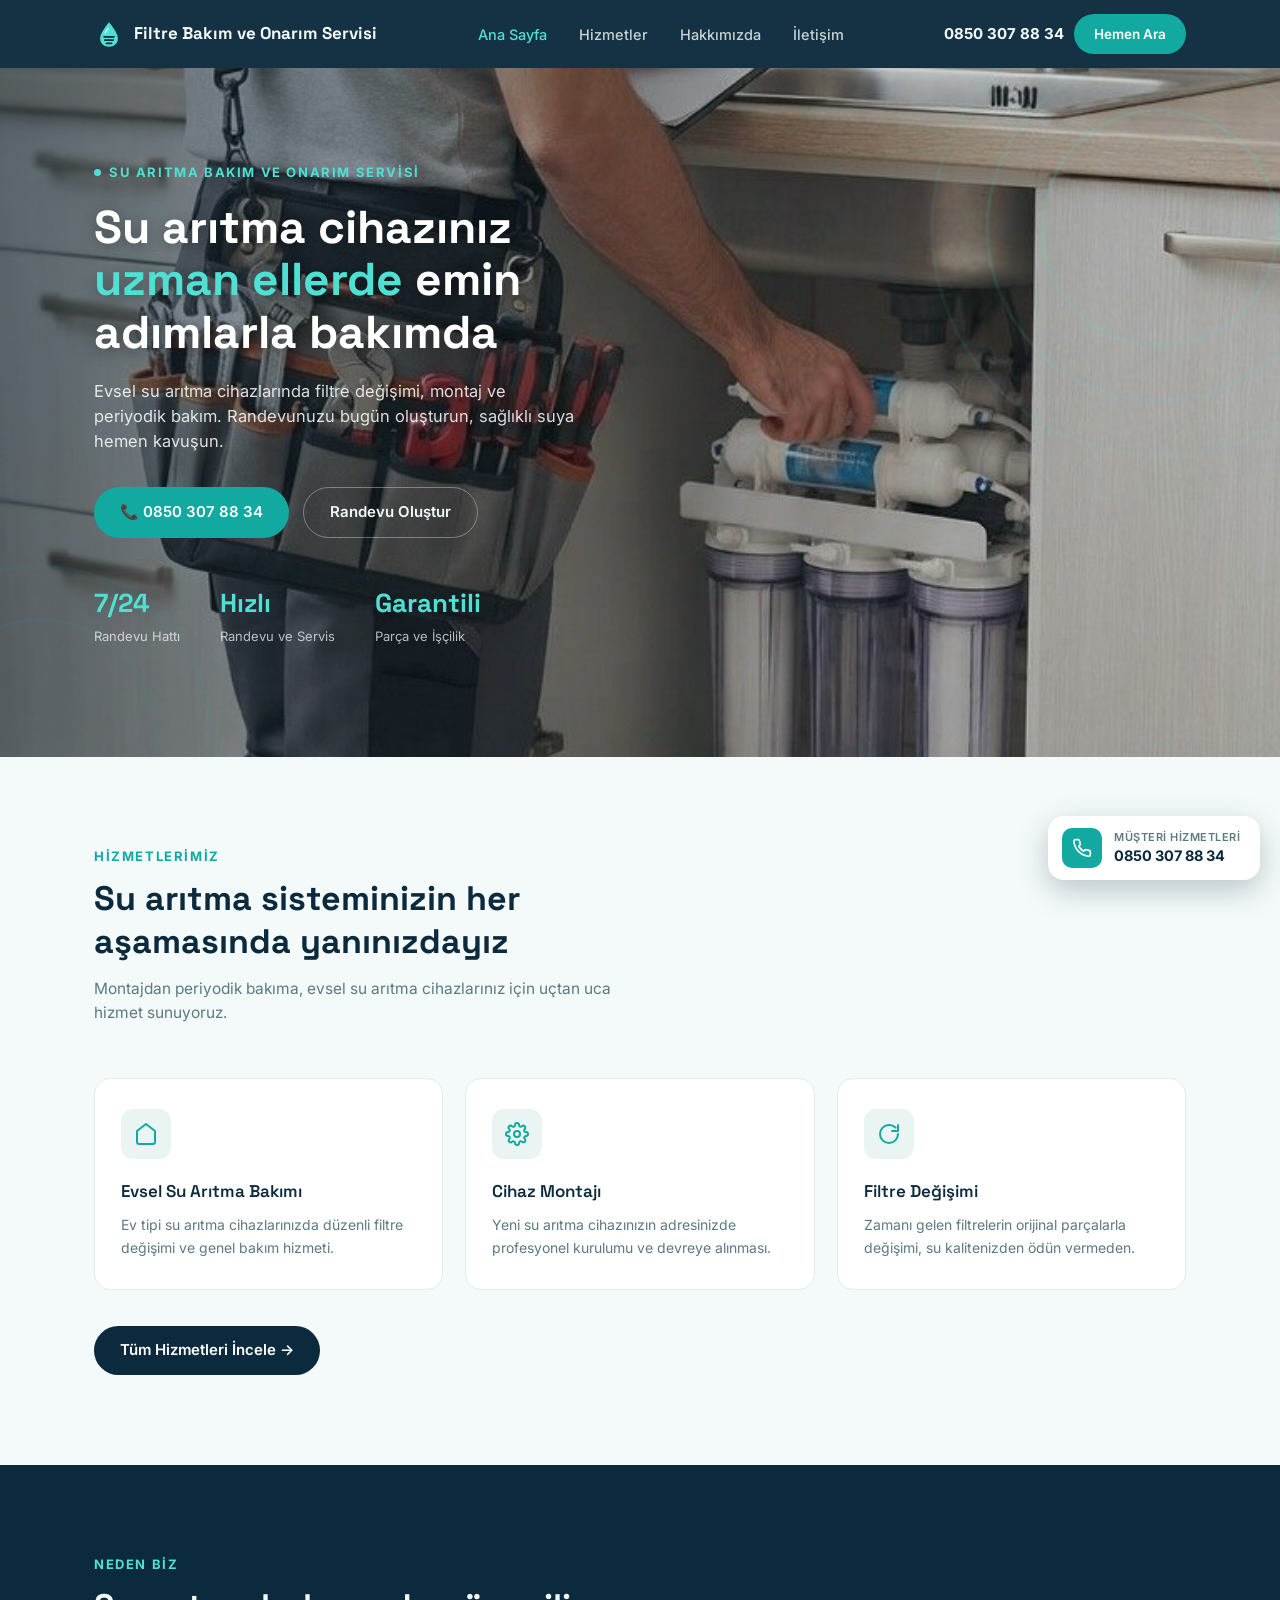
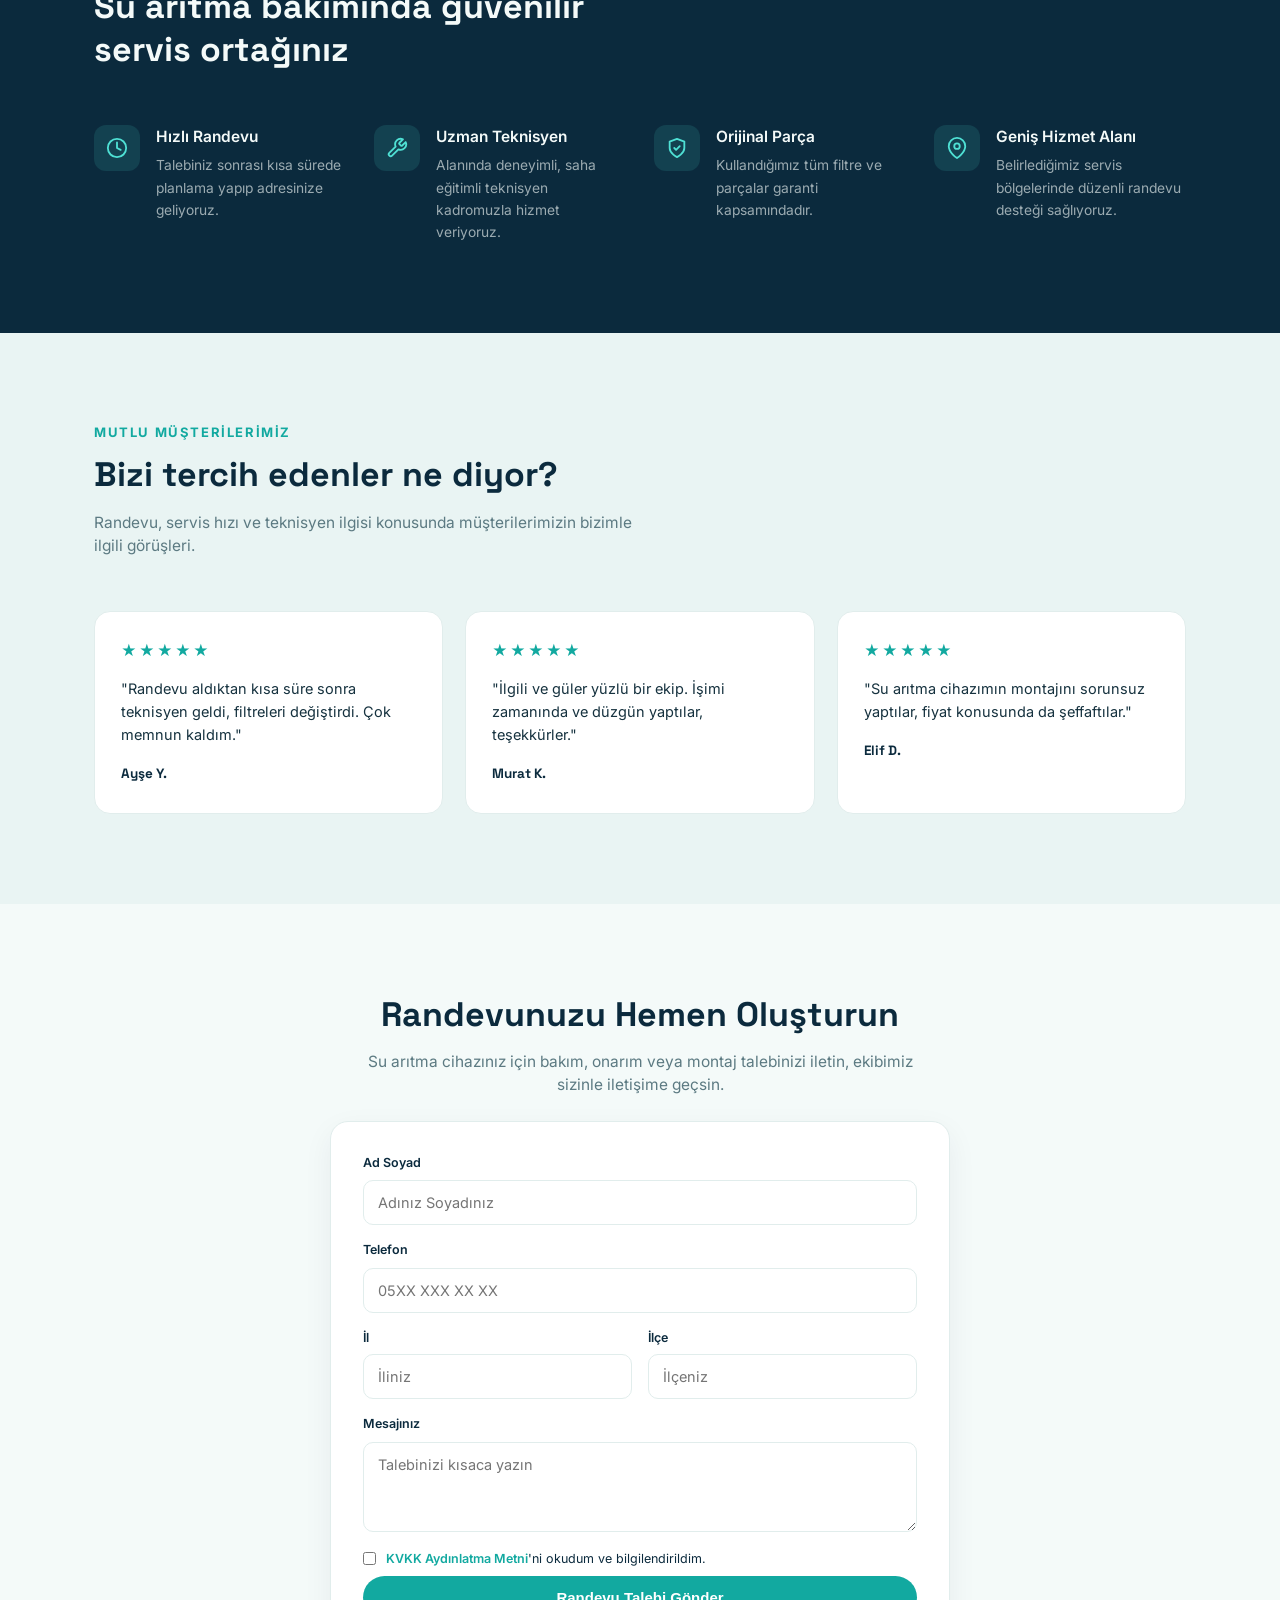
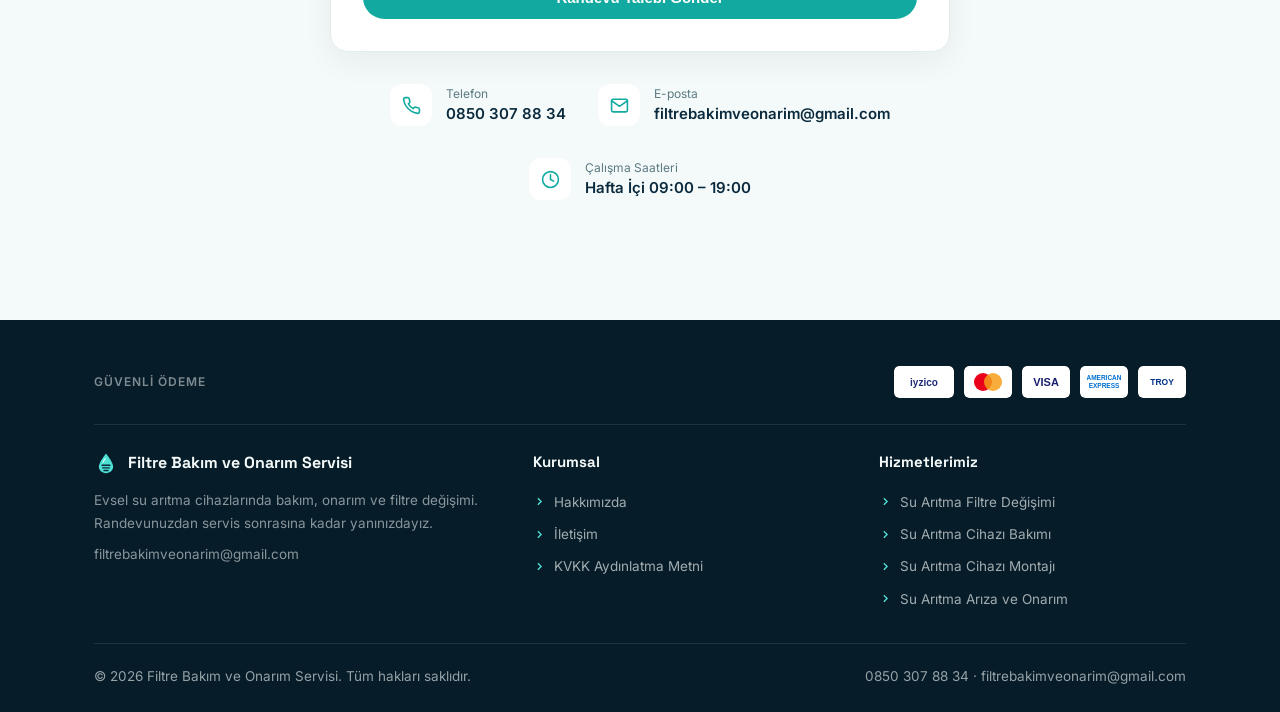
<file: index.html>
<!DOCTYPE html>
<html lang="tr">
<head>
<meta charset="UTF-8">
<meta name="viewport" content="width=device-width, initial-scale=1.0">
<title>Filtre Bakım ve Onarım Servisi | Ana Sayfa</title>
<meta name="description" content="Ev tipi su arıtma cihazlarında filtre değişimi, periyodik bakım, montaj ve arıza onarımı. Randevunuzu bugün oluşturun: 0850 307 88 34.">
<link rel="canonical" href="https://filtrebakimveonarim.com/">
<link rel="icon" href="/favicon.ico" sizes="32x32">
<link rel="icon" href="/favicon.svg" type="image/svg+xml">
<link rel="apple-touch-icon" href="/apple-touch-icon.png">
<meta name="theme-color" content="#0B2A3D">
<meta property="og:type" content="website">
<meta property="og:locale" content="tr_TR">
<meta property="og:site_name" content="Filtre Bakım ve Onarım Servisi">
<meta property="og:title" content="Filtre Bakım ve Onarım Servisi | Su Arıtma Bakım ve Filtre Değişimi">
<meta property="og:description" content="Ev tipi su arıtma cihazlarında filtre değişimi, periyodik bakım, montaj ve arıza onarımı. Randevunuzu bugün oluşturun: 0850 307 88 34.">
<meta property="og:url" content="https://filtrebakimveonarim.com/">
<meta property="og:image" content="https://filtrebakimveonarim.com/assets/logo-512.png">
<script type="application/ld+json">
{
 "@context": "https://schema.org",
 "@graph": [
  {
   "@type": "Organization",
   "@id": "https://filtrebakimveonarim.com/#organization",
   "name": "Filtre Bakım ve Onarım Servisi",
   "url": "https://filtrebakimveonarim.com/",
   "logo": "https://filtrebakimveonarim.com/assets/logo-512.png",
   "telephone": "+90-850-307-88-34",
   "email": "filtrebakimveonarim@gmail.com",
   "sameAs": [
    "https://www.instagram.com/filtrebakimonarim/"
   ],
   "contactPoint": {
    "@type": "ContactPoint",
    "telephone": "+90-850-307-88-34",
    "contactType": "customer service",
    "areaServed": "TR",
    "availableLanguage": "Turkish"
   }
  },
  {
   "@type": "WebSite",
   "@id": "https://filtrebakimveonarim.com/#website",
   "url": "https://filtrebakimveonarim.com/",
   "name": "Filtre Bakım ve Onarım Servisi",
   "inLanguage": "tr-TR",
   "publisher": {
    "@id": "https://filtrebakimveonarim.com/#organization"
   }
  }
 ]
}
</script>
<link rel="stylesheet" href="style.css">
</head>
<body>

<header>
  <div class="container nav">
    <a href="index.html" class="logo">
      <svg viewBox="0 0 64 64" fill="none" aria-hidden="true"><path d="M32 7C32 7 13 29 13 41.5C13 52.3 21.5 59 32 59C42.5 59 51 52.3 51 41.5C51 29 32 7 32 7Z" fill="#4FE0D4"/><path d="M21.5 38H42.5M23 45H41M26.5 52H37.5" stroke="#0B2A3D" stroke-width="3.6" stroke-linecap="round"/><path d="M24 30C25.5 26.5 28 23 30 20.5" stroke="#FFFFFF" stroke-opacity=".8" stroke-width="3" stroke-linecap="round"/></svg>
      Filtre Bakım ve Onarım Servisi
    </a>
    <ul class="nav-links" id="site-menu">
      <li><a href="index.html" class="active">Ana Sayfa</a></li>
      <li><a href="hizmetler.html">Hizmetler</a></li>
      <li><a href="hakkimizda.html">Hakkımızda</a></li>
      <li><a href="iletisim.html">İletişim</a></li>
    </ul>
    <div class="nav-phone">
      <span class="num">0850 307 88 34</span>
      <a href="tel:08503078834" class="btn btn-primary" style="padding:10px 20px;font-size:13.5px;">Hemen Ara</a>
      <button class="nav-toggle" type="button" aria-label="Menüyü aç" aria-expanded="false" aria-controls="site-menu"><svg viewBox="0 0 24 24" fill="none" stroke-width="2.2" stroke-linecap="round" aria-hidden="true"><path d="M4 7h16M4 12h16M4 17h16"/></svg></button>
    </div>
  </div>
</header>

<section class="hero">
  <div class="hero-bg-slides">
    <img src="assets/ai/servis-1-klasor-kontrol.jpg" class="active" alt="Su arıtma servis kontrolü">
    <img src="assets/ai/servis-8-ada-tezgah.jpg" alt="Mutfakta su arıtma bakımı">
    <img src="assets/ai/servis-2-mavi-led-tezgah.jpg" alt="Tezgah altı bakım">
    <img src="assets/ai/servis-5-basinc-olcum.jpg" alt="Basınç ölçümü">
  </div>
  <div class="hero-overlay"></div>
  <svg class="hero-rings" viewBox="0 0 200 200">
    <circle cx="100" cy="100" r="95" fill="none" stroke="#4FE0D4" stroke-opacity="0.14" stroke-width="1.5"/>
    <circle cx="100" cy="100" r="72" fill="none" stroke="#4FE0D4" stroke-opacity="0.2" stroke-width="1.5"/>
    <circle cx="100" cy="100" r="49" fill="none" stroke="#4FE0D4" stroke-opacity="0.28" stroke-width="1.5"/>
  </svg>
  <svg class="hero-rings-2" viewBox="0 0 200 200">
    <circle cx="100" cy="100" r="95" fill="none" stroke="#12A9A0" stroke-opacity="0.25" stroke-width="1.5"/>
    <circle cx="100" cy="100" r="65" fill="none" stroke="#12A9A0" stroke-opacity="0.3" stroke-width="1.5"/>
  </svg>

  <div class="hero-inner">
    <div class="eyebrow"><span class="dot"></span>Su Arıtma Bakım ve Onarım Servisi</div>
    <h1>Su arıtma cihazınız <span>uzman ellerde</span> emin adımlarla bakımda</h1>
    <p>Evsel su arıtma cihazlarında filtre değişimi, montaj ve periyodik bakım. Randevunuzu bugün oluşturun, sağlıklı suya hemen kavuşun.</p>
    <div class="hero-cta">
      <a href="tel:08503078834" class="btn btn-primary">📞 0850 307 88 34</a>
      <a href="iletisim.html" class="btn btn-ghost">Randevu Oluştur</a>
    </div>
    <div class="hero-stats">
      <div class="stat"><b>7/24</b><span>Randevu Hattı</span></div>
      <div class="stat"><b>Hızlı</b><span>Randevu ve Servis</span></div>
      <div class="stat"><b>Garantili</b><span>Parça ve İşçilik</span></div>
    </div>
  </div>
</section>

<section class="section" id="hizmetler">
  <div class="container">
    <div class="section-head">
      <span class="kicker">Hizmetlerimiz</span>
      <h2>Su arıtma sisteminizin her aşamasında yanınızdayız</h2>
      <p>Montajdan periyodik bakıma, evsel su arıtma cihazlarınız için uçtan uca hizmet sunuyoruz.</p>
    </div>
    <div class="services-grid">
      <div class="service-card">
        <div class="service-icon"><svg viewBox="0 0 24 24" fill="none" stroke-width="2" stroke-linecap="round" stroke-linejoin="round"><path d="M3 9l9-7 9 7v11a2 2 0 0 1-2 2H5a2 2 0 0 1-2-2z"/></svg></div>
        <h3><a href="su-aritma-bakimi.html" class="card-link">Evsel Su Arıtma Bakımı</a></h3>
        <p>Ev tipi su arıtma cihazlarınızda düzenli filtre değişimi ve genel bakım hizmeti.</p>
      </div>
      <div class="service-card">
        <div class="service-icon"><svg viewBox="0 0 24 24" fill="none" stroke-width="2" stroke-linecap="round" stroke-linejoin="round"><circle cx="12" cy="12" r="3"/><path d="M19.4 15a1.65 1.65 0 0 0 .33 1.82l.06.06a2 2 0 1 1-2.83 2.83l-.06-.06a1.65 1.65 0 0 0-1.82-.33 1.65 1.65 0 0 0-1 1.51V21a2 2 0 0 1-4 0v-.09A1.65 1.65 0 0 0 9 19.4a1.65 1.65 0 0 0-1.82.33l-.06.06a2 2 0 1 1-2.83-2.83l.06-.06a1.65 1.65 0 0 0 .33-1.82 1.65 1.65 0 0 0-1.51-1H3a2 2 0 0 1 0-4h.09A1.65 1.65 0 0 0 4.6 9a1.65 1.65 0 0 0-.33-1.82l-.06-.06a2 2 0 1 1 2.83-2.83l.06.06a1.65 1.65 0 0 0 1.82.33H9a1.65 1.65 0 0 0 1-1.51V3a2 2 0 0 1 4 0v.09a1.65 1.65 0 0 0 1 1.51 1.65 1.65 0 0 0 1.82-.33l.06-.06a2 2 0 1 1 2.83 2.83l-.06.06a1.65 1.65 0 0 0-.33 1.82V9a1.65 1.65 0 0 0 1.51 1H21a2 2 0 0 1 0 4h-.09a1.65 1.65 0 0 0-1.51 1z"/></svg></div>
        <h3><a href="cihaz-montaji.html" class="card-link">Cihaz Montajı</a></h3>
        <p>Yeni su arıtma cihazınızın adresinizde profesyonel kurulumu ve devreye alınması.</p>
      </div>
      <div class="service-card">
        <div class="service-icon"><svg viewBox="0 0 24 24" fill="none" stroke-width="2" stroke-linecap="round" stroke-linejoin="round"><path d="M21 12a9 9 0 1 1-9-9c2.52 0 4.85.99 6.57 2.6"/><path d="M21 3v6h-6"/></svg></div>
        <h3><a href="filtre-degisimi.html" class="card-link">Filtre Değişimi</a></h3>
        <p>Zamanı gelen filtrelerin orijinal parçalarla değişimi, su kalitenizden ödün vermeden.</p>
      </div>
    </div>
    <div style="margin-top:36px;">
      <a href="hizmetler.html" class="btn btn-primary" style="background:var(--navy);">Tüm Hizmetleri İncele →</a>
    </div>
  </div>
</section>

<section class="why section" id="neden-biz">
  <div class="container">
    <div class="section-head">
      <span class="kicker">Neden Biz</span>
      <h2>Su arıtma bakımında güvenilir servis ortağınız</h2>
    </div>
    <div class="why-grid">
      <div class="why-item">
        <div class="why-icon"><svg viewBox="0 0 24 24" fill="none" stroke-width="2" stroke-linecap="round" stroke-linejoin="round"><circle cx="12" cy="12" r="10"/><polyline points="12 6 12 12 16 14"/></svg></div>
        <div><h4>Hızlı Randevu</h4><p>Talebiniz sonrası kısa sürede planlama yapıp adresinize geliyoruz.</p></div>
      </div>
      <div class="why-item">
        <div class="why-icon"><svg viewBox="0 0 24 24" fill="none" stroke-width="2" stroke-linecap="round" stroke-linejoin="round"><path d="M14.7 6.3a1 1 0 0 0 0 1.4l1.6 1.6a1 1 0 0 0 1.4 0l3.77-3.77a6 6 0 0 1-7.94 7.94l-6.91 6.91a2.12 2.12 0 0 1-3-3l6.91-6.91a6 6 0 0 1 7.94-7.94l-3.76 3.76z"/></svg></div>
        <div><h4>Uzman Teknisyen</h4><p>Alanında deneyimli, saha eğitimli teknisyen kadromuzla hizmet veriyoruz.</p></div>
      </div>
      <div class="why-item">
        <div class="why-icon"><svg viewBox="0 0 24 24" fill="none" stroke-width="2" stroke-linecap="round" stroke-linejoin="round"><path d="M12 22s8-4 8-10V5l-8-3-8 3v7c0 6 8 10 8 10z"/><path d="M9 12l2 2 4-4"/></svg></div>
        <div><h4>Orijinal Parça</h4><p>Kullandığımız tüm filtre ve parçalar garanti kapsamındadır.</p></div>
      </div>
      <div class="why-item">
        <div class="why-icon"><svg viewBox="0 0 24 24" fill="none" stroke-width="2" stroke-linecap="round" stroke-linejoin="round"><path d="M21 10c0 7-9 13-9 13s-9-6-9-13a9 9 0 0 1 18 0z"/><circle cx="12" cy="10" r="3"/></svg></div>
        <div><h4>Geniş Hizmet Alanı</h4><p>Belirlediğimiz servis bölgelerinde düzenli randevu desteği sağlıyoruz.</p></div>
      </div>
    </div>
  </div>
</section>

<section class="section testi" id="musteriler">
  <div class="container">
    <div class="section-head">
      <span class="kicker">Mutlu Müşterilerimiz</span>
      <h2>Bizi tercih edenler ne diyor?</h2>
      <p>Randevu, servis hızı ve teknisyen ilgisi konusunda müşterilerimizin bizimle ilgili görüşleri.</p>
    </div>
    <div class="testi-grid">
      <div class="testi-card">
        <div class="stars">★★★★★</div>
        <p>"Randevu aldıktan kısa süre sonra teknisyen geldi, filtreleri değiştirdi. Çok memnun kaldım."</p>
        <div class="testi-name">Ayşe Y.</div>
      </div>
      <div class="testi-card">
        <div class="stars">★★★★★</div>
        <p>"İlgili ve güler yüzlü bir ekip. İşimi zamanında ve düzgün yaptılar, teşekkürler."</p>
        <div class="testi-name">Murat K.</div>
      </div>
      <div class="testi-card">
        <div class="stars">★★★★★</div>
        <p>"Su arıtma cihazımın montajını sorunsuz yaptılar, fiyat konusunda da şeffaftılar."</p>
        <div class="testi-name">Elif D.</div>
      </div>
    </div>
  </div>
</section>

<section class="section" id="randevu">
  <div class="container">
    <div class="contact-center">
      <div class="section-head" style="margin:0 auto 24px;text-align:center;">
        <h2>Randevunuzu Hemen Oluşturun</h2>
        <p>Su arıtma cihazınız için bakım, onarım veya montaj talebinizi iletin, ekibimiz sizinle iletişime geçsin.</p>
      </div>
      <form class="form form-rect" action="https://formsubmit.co/de685ffa2ce98a910329b1fe1a10a7a1" method="POST">
        <input type="hidden" name="_subject" value="Yeni Randevu Talebi - Filtre Bakım ve Onarım (Ana Sayfa)">
        <input type="hidden" name="_template" value="table">
        <input type="hidden" name="_captcha" value="false">
        <input type="hidden" name="_next" value="https://filtrebakimveonarim.com/tesekkurler">
        <input type="text" name="_honey" style="display:none" tabindex="-1" autocomplete="off">
        <label>Ad Soyad</label>
        <input type="text" name="ad_soyad" placeholder="Adınız Soyadınız" required>
        <label>Telefon</label>
        <input type="tel" name="telefon" placeholder="05XX XXX XX XX" inputmode="tel" pattern="[0-9 ()+\-]{10,17}" title="Lütfen geçerli bir telefon numarası girin (örn. 0532 123 45 67)" required>
        <div class="form-row">
          <div>
            <label>İl</label>
            <input type="text" name="il" placeholder="İliniz" required>
          </div>
          <div>
            <label>İlçe</label>
            <input type="text" name="ilce" placeholder="İlçeniz" required>
          </div>
        </div>
        <label>Mesajınız</label>
        <textarea name="mesaj" placeholder="Talebinizi kısaca yazın"></textarea>
        <label class="kvkk-row">
          <input type="checkbox" required style="width:auto;">
          <span><a href="kvkk.html" style="color:var(--teal);font-weight:600;">KVKK Aydınlatma Metni</a>'ni okudum ve bilgilendirildim.</span>
        </label>
        <button type="submit" class="btn btn-primary" style="justify-content:center;">Randevu Talebi Gönder</button>
      </form>
      <div class="contact-meta" style="margin-top:32px;">
        <div class="contact-row">
          <div class="ico"><svg viewBox="0 0 24 24" fill="none" stroke-width="2" stroke-linecap="round" stroke-linejoin="round"><path d="M22 16.92v3a2 2 0 0 1-2.18 2 19.79 19.79 0 0 1-8.63-3.07 19.5 19.5 0 0 1-6-6 19.79 19.79 0 0 1-3.07-8.67A2 2 0 0 1 4.11 2h3a2 2 0 0 1 2 1.72c.127.96.362 1.903.7 2.81a2 2 0 0 1-.45 2.11L8.09 9.91a16 16 0 0 0 6 6l1.27-1.27a2 2 0 0 1 2.11-.45c.907.338 1.85.573 2.81.7A2 2 0 0 1 22 16.92z"/></svg></div>
          <div><div class="label">Telefon</div><div class="value">0850 307 88 34</div></div>
        </div>
        <div class="contact-row">
          <div class="ico"><svg viewBox="0 0 24 24" fill="none" stroke-width="2" stroke-linecap="round" stroke-linejoin="round"><path d="M4 4h16v16H4z" opacity="0"/><path d="M22 6l-10 7L2 6"/><rect x="2" y="4" width="20" height="16" rx="2"/></svg></div>
          <div><div class="label">E-posta</div><div class="value">filtrebakimveonarim@gmail.com</div></div>
        </div>
        <div class="contact-row">
          <div class="ico"><svg viewBox="0 0 24 24" fill="none" stroke-width="2" stroke-linecap="round" stroke-linejoin="round"><circle cx="12" cy="12" r="10"/><polyline points="12 6 12 12 16 14"/></svg></div>
          <div><div class="label">Çalışma Saatleri</div><div class="value">Hafta İçi 09:00 – 19:00</div></div>
        </div>
      </div>
    </div>
  </div>
</section>

<footer>
  <div class="container">
    <div class="payment-strip">
      <span class="payment-label">Güvenli Ödeme</span>
      <div class="payment-icons">
        <svg viewBox="0 0 60 32" width="60" height="32"><rect width="60" height="32" rx="5" fill="#fff"/><text x="30" y="20" font-family="Arial" font-weight="700" font-size="10" fill="#1E2A78" text-anchor="middle">iyzico</text></svg>
        <svg viewBox="0 0 48 32" width="48" height="32"><rect width="48" height="32" rx="5" fill="#fff"/><circle cx="19" cy="16" r="9" fill="#EB001B"/><circle cx="29" cy="16" r="9" fill="#F79E1B" fill-opacity="0.85"/></svg>
        <svg viewBox="0 0 48 32" width="48" height="32"><rect width="48" height="32" rx="5" fill="#fff"/><text x="24" y="20" font-family="Arial" font-weight="700" font-size="11" fill="#1A1F71" text-anchor="middle">VISA</text></svg>
        <svg viewBox="0 0 48 32" width="48" height="32"><rect width="48" height="32" rx="5" fill="#fff"/><text x="24" y="14" font-family="Arial" font-weight="700" font-size="6.5" fill="#016FD0" text-anchor="middle">AMERICAN</text><text x="24" y="22" font-family="Arial" font-weight="700" font-size="6.5" fill="#016FD0" text-anchor="middle">EXPRESS</text></svg>
        <svg viewBox="0 0 48 32" width="48" height="32"><rect width="48" height="32" rx="5" fill="#fff"/><text x="24" y="19" font-family="Arial" font-weight="700" font-size="8.5" fill="#003087" text-anchor="middle">TROY</text></svg>
      </div>
    </div>
    <div class="footer-cols">
      <div class="footer-col">
        <div class="footer-logo">
          <svg viewBox="0 0 64 64" fill="none" aria-hidden="true"><path d="M32 7C32 7 13 29 13 41.5C13 52.3 21.5 59 32 59C42.5 59 51 52.3 51 41.5C51 29 32 7 32 7Z" fill="#4FE0D4"/><path d="M21.5 38H42.5M23 45H41M26.5 52H37.5" stroke="#0B2A3D" stroke-width="3.6" stroke-linecap="round"/><path d="M24 30C25.5 26.5 28 23 30 20.5" stroke="#FFFFFF" stroke-opacity=".8" stroke-width="3" stroke-linecap="round"/></svg>
          Filtre Bakım ve Onarım Servisi
        </div>
        <p class="about-line">Evsel su arıtma cihazlarında bakım, onarım ve filtre değişimi. Randevunuzdan servis sonrasına kadar yanınızdayız.</p>
        <p class="about-line" style="margin-top:8px;"><a href="mailto:filtrebakimveonarim@gmail.com" style="color:inherit;">filtrebakimveonarim@gmail.com</a></p>
      </div>
      <div class="footer-col">
        <h4>Kurumsal</h4>
        <ul>
          <li><a href="hakkimizda.html"><svg viewBox="0 0 24 24" fill="none" stroke-width="2.5"><path d="M9 18l6-6-6-6"/></svg>Hakkımızda</a></li>
          <li><a href="iletisim.html"><svg viewBox="0 0 24 24" fill="none" stroke-width="2.5"><path d="M9 18l6-6-6-6"/></svg>İletişim</a></li>
          <li><a href="kvkk.html"><svg viewBox="0 0 24 24" fill="none" stroke-width="2.5"><path d="M9 18l6-6-6-6"/></svg>KVKK Aydınlatma Metni</a></li>
        </ul>
      </div>
      <div class="footer-col">
        <h4>Hizmetlerimiz</h4>
        <ul>
          <li><a href="filtre-degisimi.html"><svg viewBox="0 0 24 24" fill="none" stroke-width="2.5"><path d="M9 18l6-6-6-6"/></svg>Su Arıtma Filtre Değişimi</a></li>
          <li><a href="su-aritma-bakimi.html"><svg viewBox="0 0 24 24" fill="none" stroke-width="2.5"><path d="M9 18l6-6-6-6"/></svg>Su Arıtma Cihazı Bakımı</a></li>
          <li><a href="cihaz-montaji.html"><svg viewBox="0 0 24 24" fill="none" stroke-width="2.5"><path d="M9 18l6-6-6-6"/></svg>Su Arıtma Cihazı Montajı</a></li>
          <li><a href="ariza-onarim.html"><svg viewBox="0 0 24 24" fill="none" stroke-width="2.5"><path d="M9 18l6-6-6-6"/></svg>Su Arıtma Arıza ve Onarım</a></li>
        </ul>
      </div>
    </div>
    <div class="footer-bottom">
      <span>© 2026 Filtre Bakım ve Onarım Servisi. Tüm hakları saklıdır.</span>
      <span>0850 307 88 34 · filtrebakimveonarim@gmail.com</span>
    </div>
  </div>
</footer>

<a href="tel:08503078834" class="floating-call">
  <div class="icon-wrap"><svg viewBox="0 0 24 24" fill="none" stroke-width="2" stroke-linecap="round" stroke-linejoin="round"><path d="M22 16.92v3a2 2 0 0 1-2.18 2 19.79 19.79 0 0 1-8.63-3.07 19.5 19.5 0 0 1-6-6 19.79 19.79 0 0 1-3.07-8.67A2 2 0 0 1 4.11 2h3a2 2 0 0 1 2 1.72c.127.96.362 1.903.7 2.81a2 2 0 0 1-.45 2.11L8.09 9.91a16 16 0 0 0 6 6l1.27-1.27a2 2 0 0 1 2.11-.45c.907.338 1.85.573 2.81.7A2 2 0 0 1 22 16.92z"/></svg></div>
  <div>
    <div class="label">Müşteri Hizmetleri</div>
    <div class="number">0850 307 88 34</div>
  </div>
</a>

<script>
(function(){
  document.querySelectorAll('.hero-bg-slides, .banner-bg-slides').forEach(function(container){
    var slides = container.querySelectorAll('img');
    if(slides.length < 2) return;
    var i = 0;
    setInterval(function(){
      slides[i].classList.remove('active');
      i = (i+1) % slides.length;
      slides[i].classList.add('active');
    }, 4000);
  });
})();
</script>
<script>
(function(){
  var b=document.querySelector('.nav-toggle'), m=document.getElementById('site-menu');
  if(!b||!m) return;
  b.addEventListener('click',function(){
    var o=m.classList.toggle('open');
    b.setAttribute('aria-expanded',o?'true':'false');
    b.setAttribute('aria-label',o?'Menüyü kapat':'Menüyü aç');
  });
})();
</script>
</body>
</html>
</file>
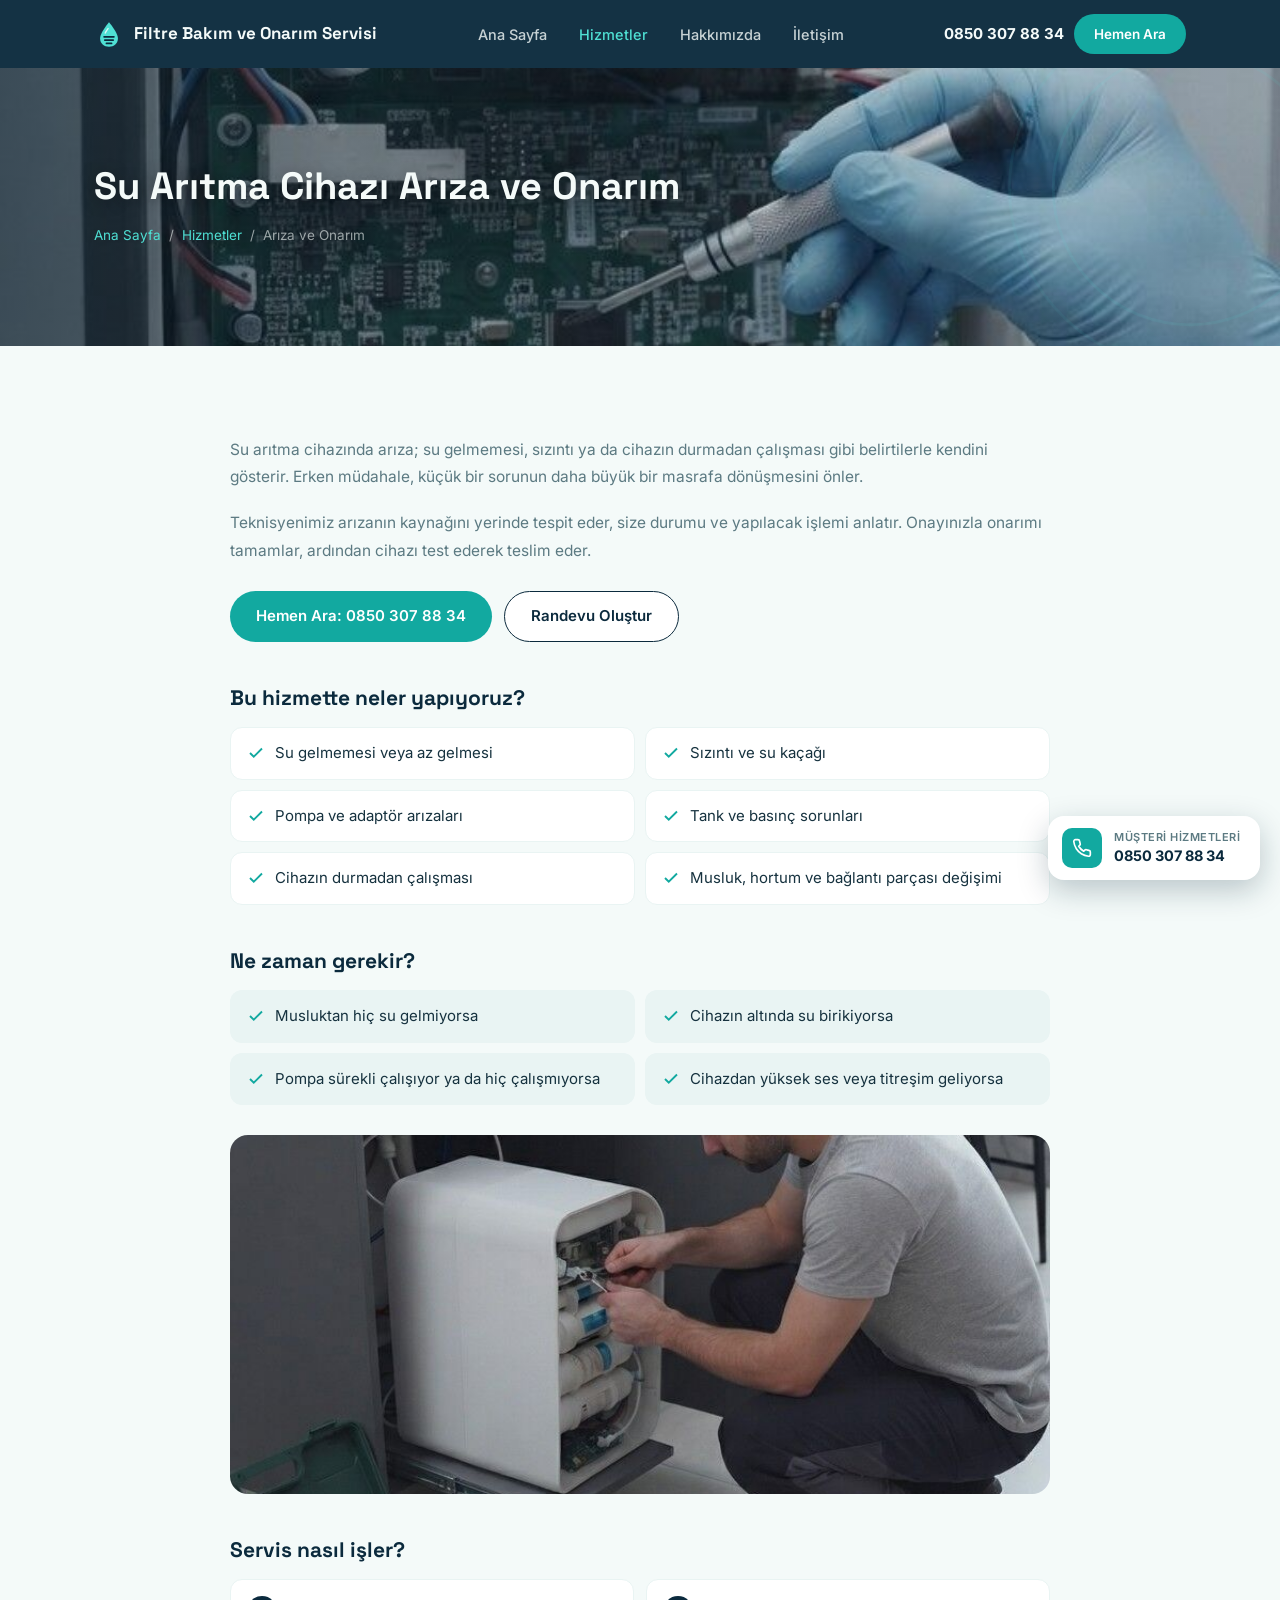
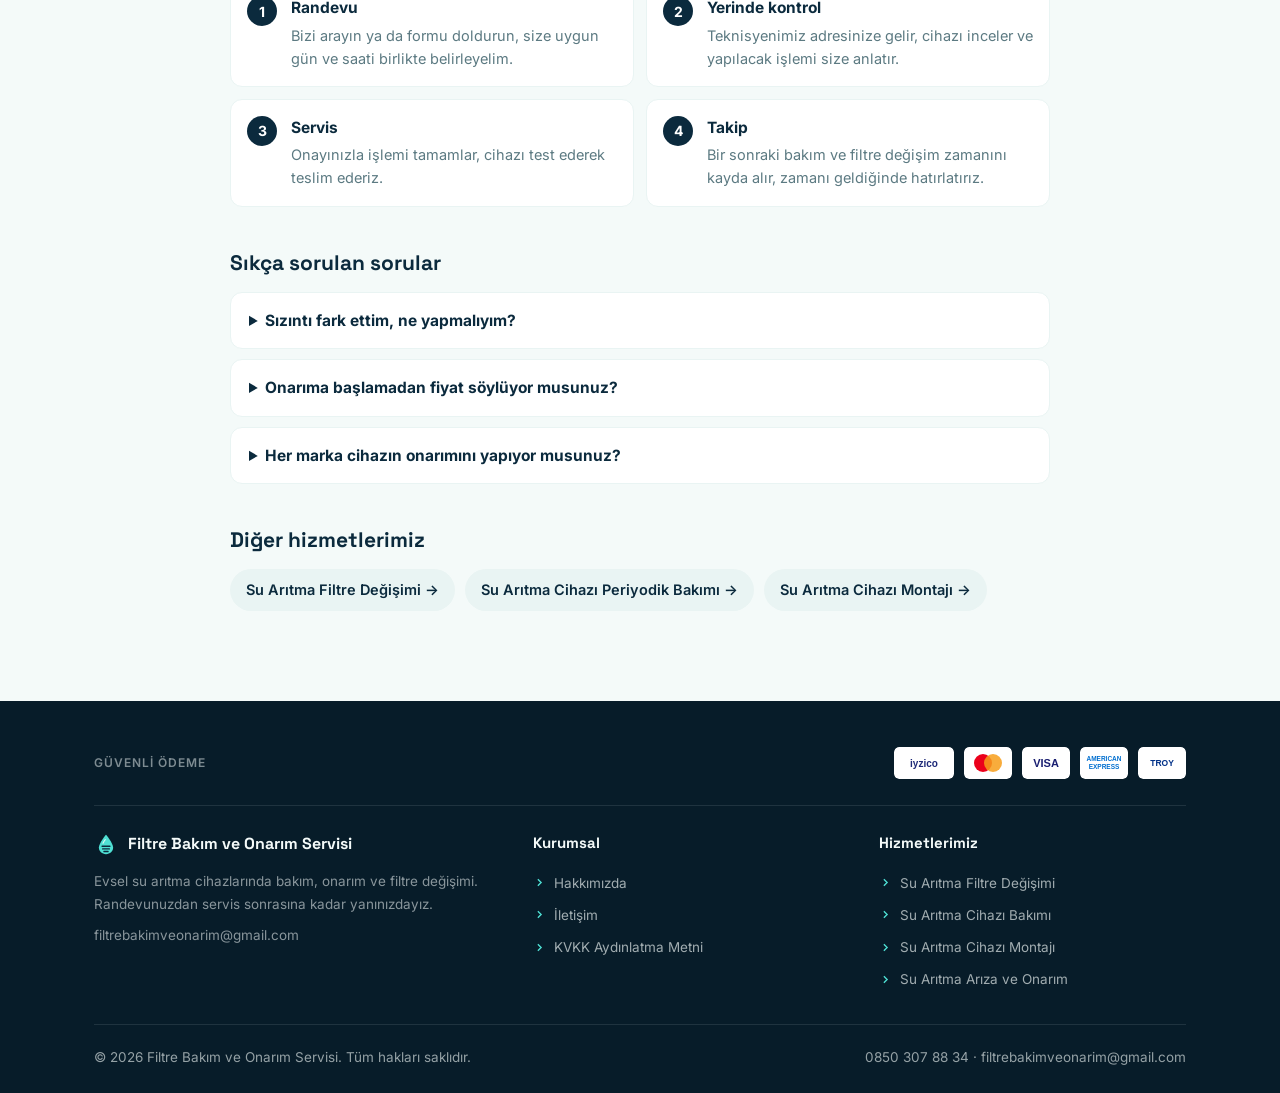
<file: ariza-onarim.html>
<!DOCTYPE html>
<html lang="tr">
<head>
<meta charset="UTF-8">
<meta name="viewport" content="width=device-width, initial-scale=1.0">
<title>Su Arıtma Cihazı Arıza ve Onarım | Filtre Bakım ve Onarım Servisi</title>
<meta name="description" content="Su arıtma cihazı arıza ve onarım: su gelmemesi, sızıntı, pompa ve tank sorunları, sürekli çalışma gibi arızalarda yerinde tespit ve onarım. 0850 307 88 34.">
<link rel="canonical" href="https://filtrebakimveonarim.com/ariza-onarim">
<link rel="icon" href="/favicon.ico" sizes="32x32">
<link rel="icon" href="/favicon.svg" type="image/svg+xml">
<link rel="apple-touch-icon" href="/apple-touch-icon.png">
<meta name="theme-color" content="#0B2A3D">
<meta property="og:type" content="website">
<meta property="og:locale" content="tr_TR">
<meta property="og:site_name" content="Filtre Bakım ve Onarım Servisi">
<meta property="og:title" content="Su Arıtma Cihazı Arıza ve Onarım | Filtre Bakım ve Onarım Servisi">
<meta property="og:description" content="Su arıtma cihazı arıza ve onarım: su gelmemesi, sızıntı, pompa ve tank sorunları, sürekli çalışma gibi arızalarda yerinde tespit ve onarım. 0850 307 88 34.">
<meta property="og:url" content="https://filtrebakimveonarim.com/ariza-onarim">
<meta property="og:image" content="https://filtrebakimveonarim.com/assets/logo-512.png">
<script type="application/ld+json">
{
 "@context": "https://schema.org",
 "@graph": [
  {
   "@type": "Service",
   "name": "Su Arıtma Cihazı Arıza ve Onarım",
   "description": "Su arıtma cihazı arıza ve onarım: su gelmemesi, sızıntı, pompa ve tank sorunları, sürekli çalışma gibi arızalarda yerinde tespit ve onarım. 0850 307 88 34.",
   "serviceType": "Su Arıtma Cihazı Arıza ve Onarım",
   "url": "https://filtrebakimveonarim.com/ariza-onarim",
   "areaServed": {
    "@type": "Country",
    "name": "Türkiye"
   },
   "provider": {
    "@type": "Organization",
    "name": "Filtre Bakım ve Onarım Servisi",
    "url": "https://filtrebakimveonarim.com/",
    "telephone": "+90-850-307-88-34"
   }
  },
  {
   "@type": "BreadcrumbList",
   "itemListElement": [
    {
     "@type": "ListItem",
     "position": 1,
     "name": "Ana Sayfa",
     "item": "https://filtrebakimveonarim.com/"
    },
    {
     "@type": "ListItem",
     "position": 2,
     "name": "Hizmetler",
     "item": "https://filtrebakimveonarim.com/hizmetler"
    },
    {
     "@type": "ListItem",
     "position": 3,
     "name": "Su Arıtma Cihazı Arıza ve Onarım",
     "item": "https://filtrebakimveonarim.com/ariza-onarim"
    }
   ]
  },
  {
   "@type": "FAQPage",
   "mainEntity": [
    {
     "@type": "Question",
     "name": "Sızıntı fark ettim, ne yapmalıyım?",
     "acceptedAnswer": {
      "@type": "Answer",
      "text": "Önce cihazın su giriş vanasını kapatın ve elektrikli bir modelse fişini çekin. Ardından bizi arayın, ekibimiz en kısa sürede randevu planlar."
     }
    },
    {
     "@type": "Question",
     "name": "Onarıma başlamadan fiyat söylüyor musunuz?",
     "acceptedAnswer": {
      "@type": "Answer",
      "text": "Evet. Teknisyenimiz arızayı tespit ettikten sonra yapılacak işlemi ve ücretini size söyler. Onarım ancak onayınızla yapılır."
     }
    },
    {
     "@type": "Question",
     "name": "Her marka cihazın onarımını yapıyor musunuz?",
     "acceptedAnswer": {
      "@type": "Answer",
      "text": "Ev tipi su arıtma cihazlarının yaygın arızalarında hizmet veriyoruz. Cihazınızın markasını ve modelini randevu sırasında belirtmeniz yeterli."
     }
    }
   ]
  }
 ]
}
</script>
<link rel="stylesheet" href="style.css">
</head>
<body>

<header>
  <div class="container nav">
    <a href="index.html" class="logo">
      <svg viewBox="0 0 64 64" fill="none" aria-hidden="true"><path d="M32 7C32 7 13 29 13 41.5C13 52.3 21.5 59 32 59C42.5 59 51 52.3 51 41.5C51 29 32 7 32 7Z" fill="#4FE0D4"/><path d="M21.5 38H42.5M23 45H41M26.5 52H37.5" stroke="#0B2A3D" stroke-width="3.6" stroke-linecap="round"/><path d="M24 30C25.5 26.5 28 23 30 20.5" stroke="#FFFFFF" stroke-opacity=".8" stroke-width="3" stroke-linecap="round"/></svg>
      Filtre Bakım ve Onarım Servisi
    </a>
    <ul class="nav-links" id="site-menu">
      <li><a href="index.html">Ana Sayfa</a></li>
      <li><a href="hizmetler.html" class="active">Hizmetler</a></li>
      <li><a href="hakkimizda.html">Hakkımızda</a></li>
      <li><a href="iletisim.html">İletişim</a></li>
    </ul>
    <div class="nav-phone">
      <span class="num">0850 307 88 34</span>
      <a href="tel:08503078834" class="btn btn-primary" style="padding:10px 20px;font-size:13.5px;">Hemen Ara</a>
      <button class="nav-toggle" type="button" aria-label="Menüyü aç" aria-expanded="false" aria-controls="site-menu"><svg viewBox="0 0 24 24" fill="none" stroke-width="2.2" stroke-linecap="round" aria-hidden="true"><path d="M4 7h16M4 12h16M4 17h16"/></svg></button>
    </div>
  </div>
</header>

<section class="page-banner">
  <div class="banner-bg-slides">
    <img src="assets/ai/servis-3-devre-karti.jpg" class="active" alt="Su Arıtma Cihazı Arıza ve Onarım">
    <img src="assets/ai/servis-8-ada-tezgah.jpg" alt="Su Arıtma Cihazı Arıza ve Onarım">
  </div>
  <div class="banner-overlay"></div>
  <svg class="hero-rings" viewBox="0 0 200 200" style="right:-100px;top:-70px;width:380px;height:380px;">
    <circle cx="100" cy="100" r="95" fill="none" stroke="#4FE0D4" stroke-opacity="0.14" stroke-width="1.5"/>
    <circle cx="100" cy="100" r="72" fill="none" stroke="#4FE0D4" stroke-opacity="0.2" stroke-width="1.5"/>
  </svg>
  <div class="container">
    <h1>Su Arıtma Cihazı Arıza ve Onarım</h1>
    <div class="crumb"><a href="index.html">Ana Sayfa</a><span>/</span><a href="hizmetler.html">Hizmetler</a><span>/</span><span>Arıza ve Onarım</span></div>
  </div>
</section>

<section class="section">
  <div class="container">
    <div class="rich-content">
      <p>Su arıtma cihazında arıza; su gelmemesi, sızıntı ya da cihazın durmadan çalışması gibi belirtilerle kendini gösterir. Erken müdahale, küçük bir sorunun daha büyük bir masrafa dönüşmesini önler.</p>
      <p>Teknisyenimiz arızanın kaynağını yerinde tespit eder, size durumu ve yapılacak işlemi anlatır. Onayınızla onarımı tamamlar, ardından cihazı test ederek teslim eder.</p>
      
      <div class="svc-cta">
        <a href="tel:08503078834" class="btn btn-primary">Hemen Ara: 0850 307 88 34</a>
        <a href="iletisim.html" class="btn btn-outline">Randevu Oluştur</a>
      </div>

      <h3>Bu hizmette neler yapıyoruz?</h3>
      <ul class="svc-list">
        <li><svg viewBox="0 0 24 24" fill="none" stroke-width="2.5"><path d="M20 6L9 17l-5-5"/></svg>Su gelmemesi veya az gelmesi</li>
        <li><svg viewBox="0 0 24 24" fill="none" stroke-width="2.5"><path d="M20 6L9 17l-5-5"/></svg>Sızıntı ve su kaçağı</li>
        <li><svg viewBox="0 0 24 24" fill="none" stroke-width="2.5"><path d="M20 6L9 17l-5-5"/></svg>Pompa ve adaptör arızaları</li>
        <li><svg viewBox="0 0 24 24" fill="none" stroke-width="2.5"><path d="M20 6L9 17l-5-5"/></svg>Tank ve basınç sorunları</li>
        <li><svg viewBox="0 0 24 24" fill="none" stroke-width="2.5"><path d="M20 6L9 17l-5-5"/></svg>Cihazın durmadan çalışması</li>
        <li><svg viewBox="0 0 24 24" fill="none" stroke-width="2.5"><path d="M20 6L9 17l-5-5"/></svg>Musluk, hortum ve bağlantı parçası değişimi</li>
      </ul>

      <h3>Ne zaman gerekir?</h3>
      <ul class="svc-list svc-list--plain">
        <li><svg viewBox="0 0 24 24" fill="none" stroke-width="2.5"><path d="M20 6L9 17l-5-5"/></svg>Musluktan hiç su gelmiyorsa</li>
        <li><svg viewBox="0 0 24 24" fill="none" stroke-width="2.5"><path d="M20 6L9 17l-5-5"/></svg>Cihazın altında su birikiyorsa</li>
        <li><svg viewBox="0 0 24 24" fill="none" stroke-width="2.5"><path d="M20 6L9 17l-5-5"/></svg>Pompa sürekli çalışıyor ya da hiç çalışmıyorsa</li>
        <li><svg viewBox="0 0 24 24" fill="none" stroke-width="2.5"><path d="M20 6L9 17l-5-5"/></svg>Cihazdan yüksek ses veya titreşim geliyorsa</li>
      </ul>

      <div class="rich-img"><img src="assets/ai/servis-8-ada-tezgah.jpg" alt="Su Arıtma Cihazı Arıza ve Onarım" loading="lazy"></div>

      <h3>Servis nasıl işler?</h3>
      <ol class="svc-steps">
        <li><strong>Randevu</strong><span>Bizi arayın ya da formu doldurun, size uygun gün ve saati birlikte belirleyelim.</span></li>
        <li><strong>Yerinde kontrol</strong><span>Teknisyenimiz adresinize gelir, cihazı inceler ve yapılacak işlemi size anlatır.</span></li>
        <li><strong>Servis</strong><span>Onayınızla işlemi tamamlar, cihazı test ederek teslim ederiz.</span></li>
        <li><strong>Takip</strong><span>Bir sonraki bakım ve filtre değişim zamanını kayda alır, zamanı geldiğinde hatırlatırız.</span></li>
      </ol>

      <h3>Sıkça sorulan sorular</h3>
      <div class="svc-faq">
        <details><summary>Sızıntı fark ettim, ne yapmalıyım?</summary><p>Önce cihazın su giriş vanasını kapatın ve elektrikli bir modelse fişini çekin. Ardından bizi arayın, ekibimiz en kısa sürede randevu planlar.</p></details>
        <details><summary>Onarıma başlamadan fiyat söylüyor musunuz?</summary><p>Evet. Teknisyenimiz arızayı tespit ettikten sonra yapılacak işlemi ve ücretini size söyler. Onarım ancak onayınızla yapılır.</p></details>
        <details><summary>Her marka cihazın onarımını yapıyor musunuz?</summary><p>Ev tipi su arıtma cihazlarının yaygın arızalarında hizmet veriyoruz. Cihazınızın markasını ve modelini randevu sırasında belirtmeniz yeterli.</p></details>
      </div>

      <h3>Diğer hizmetlerimiz</h3>
      <div class="svc-others">
        <a href="filtre-degisimi.html">Su Arıtma Filtre Değişimi →</a>
        <a href="su-aritma-bakimi.html">Su Arıtma Cihazı Periyodik Bakımı →</a>
        <a href="cihaz-montaji.html">Su Arıtma Cihazı Montajı →</a>
      </div>
    </div>
  </div>
</section>

<footer>
  <div class="container">
    <div class="payment-strip">
      <span class="payment-label">Güvenli Ödeme</span>
      <div class="payment-icons">
        <svg viewBox="0 0 60 32" width="60" height="32"><rect width="60" height="32" rx="5" fill="#fff"/><text x="30" y="20" font-family="Arial" font-weight="700" font-size="10" fill="#1E2A78" text-anchor="middle">iyzico</text></svg>
        <svg viewBox="0 0 48 32" width="48" height="32"><rect width="48" height="32" rx="5" fill="#fff"/><circle cx="19" cy="16" r="9" fill="#EB001B"/><circle cx="29" cy="16" r="9" fill="#F79E1B" fill-opacity="0.85"/></svg>
        <svg viewBox="0 0 48 32" width="48" height="32"><rect width="48" height="32" rx="5" fill="#fff"/><text x="24" y="20" font-family="Arial" font-weight="700" font-size="11" fill="#1A1F71" text-anchor="middle">VISA</text></svg>
        <svg viewBox="0 0 48 32" width="48" height="32"><rect width="48" height="32" rx="5" fill="#fff"/><text x="24" y="14" font-family="Arial" font-weight="700" font-size="6.5" fill="#016FD0" text-anchor="middle">AMERICAN</text><text x="24" y="22" font-family="Arial" font-weight="700" font-size="6.5" fill="#016FD0" text-anchor="middle">EXPRESS</text></svg>
        <svg viewBox="0 0 48 32" width="48" height="32"><rect width="48" height="32" rx="5" fill="#fff"/><text x="24" y="19" font-family="Arial" font-weight="700" font-size="8.5" fill="#003087" text-anchor="middle">TROY</text></svg>
      </div>
    </div>
    <div class="footer-cols">
      <div class="footer-col">
        <div class="footer-logo">
          <svg viewBox="0 0 64 64" fill="none" aria-hidden="true"><path d="M32 7C32 7 13 29 13 41.5C13 52.3 21.5 59 32 59C42.5 59 51 52.3 51 41.5C51 29 32 7 32 7Z" fill="#4FE0D4"/><path d="M21.5 38H42.5M23 45H41M26.5 52H37.5" stroke="#0B2A3D" stroke-width="3.6" stroke-linecap="round"/><path d="M24 30C25.5 26.5 28 23 30 20.5" stroke="#FFFFFF" stroke-opacity=".8" stroke-width="3" stroke-linecap="round"/></svg>
          Filtre Bakım ve Onarım Servisi
        </div>
        <p class="about-line">Evsel su arıtma cihazlarında bakım, onarım ve filtre değişimi. Randevunuzdan servis sonrasına kadar yanınızdayız.</p>
        <p class="about-line" style="margin-top:8px;"><a href="mailto:filtrebakimveonarim@gmail.com" style="color:inherit;">filtrebakimveonarim@gmail.com</a></p>
      </div>
      <div class="footer-col">
        <h4>Kurumsal</h4>
        <ul>
          <li><a href="hakkimizda.html"><svg viewBox="0 0 24 24" fill="none" stroke-width="2.5"><path d="M9 18l6-6-6-6"/></svg>Hakkımızda</a></li>
          <li><a href="iletisim.html"><svg viewBox="0 0 24 24" fill="none" stroke-width="2.5"><path d="M9 18l6-6-6-6"/></svg>İletişim</a></li>
          <li><a href="kvkk.html"><svg viewBox="0 0 24 24" fill="none" stroke-width="2.5"><path d="M9 18l6-6-6-6"/></svg>KVKK Aydınlatma Metni</a></li>
        </ul>
      </div>
      <div class="footer-col">
        <h4>Hizmetlerimiz</h4>
        <ul>
          <li><a href="filtre-degisimi.html"><svg viewBox="0 0 24 24" fill="none" stroke-width="2.5"><path d="M9 18l6-6-6-6"/></svg>Su Arıtma Filtre Değişimi</a></li>
          <li><a href="su-aritma-bakimi.html"><svg viewBox="0 0 24 24" fill="none" stroke-width="2.5"><path d="M9 18l6-6-6-6"/></svg>Su Arıtma Cihazı Bakımı</a></li>
          <li><a href="cihaz-montaji.html"><svg viewBox="0 0 24 24" fill="none" stroke-width="2.5"><path d="M9 18l6-6-6-6"/></svg>Su Arıtma Cihazı Montajı</a></li>
          <li><a href="ariza-onarim.html"><svg viewBox="0 0 24 24" fill="none" stroke-width="2.5"><path d="M9 18l6-6-6-6"/></svg>Su Arıtma Arıza ve Onarım</a></li>
        </ul>
      </div>
    </div>
    <div class="footer-bottom">
      <span>© 2026 Filtre Bakım ve Onarım Servisi. Tüm hakları saklıdır.</span>
      <span>0850 307 88 34 · filtrebakimveonarim@gmail.com</span>
    </div>
  </div>
</footer>

<a href="tel:08503078834" class="floating-call">
  <div class="icon-wrap"><svg viewBox="0 0 24 24" fill="none" stroke-width="2" stroke-linecap="round" stroke-linejoin="round"><path d="M22 16.92v3a2 2 0 0 1-2.18 2 19.79 19.79 0 0 1-8.63-3.07 19.5 19.5 0 0 1-6-6 19.79 19.79 0 0 1-3.07-8.67A2 2 0 0 1 4.11 2h3a2 2 0 0 1 2 1.72c.127.96.362 1.903.7 2.81a2 2 0 0 1-.45 2.11L8.09 9.91a16 16 0 0 0 6 6l1.27-1.27a2 2 0 0 1 2.11-.45c.907.338 1.85.573 2.81.7A2 2 0 0 1 22 16.92z"/></svg></div>
  <div>
    <div class="label">Müşteri Hizmetleri</div>
    <div class="number">0850 307 88 34</div>
  </div>
</a>

<script>
(function(){
  document.querySelectorAll('.hero-bg-slides, .banner-bg-slides').forEach(function(container){
    var slides = container.querySelectorAll('img');
    if(slides.length < 2) return;
    var i = 0;
    setInterval(function(){
      slides[i].classList.remove('active');
      i = (i+1) % slides.length;
      slides[i].classList.add('active');
    }, 4000);
  });
})();
</script>
<script>
(function(){
  var b=document.querySelector('.nav-toggle'), m=document.getElementById('site-menu');
  if(!b||!m) return;
  b.addEventListener('click',function(){
    var o=m.classList.toggle('open');
    b.setAttribute('aria-expanded',o?'true':'false');
    b.setAttribute('aria-label',o?'Menüyü kapat':'Menüyü aç');
  });
})();
</script>
</body>
</html>
</file>
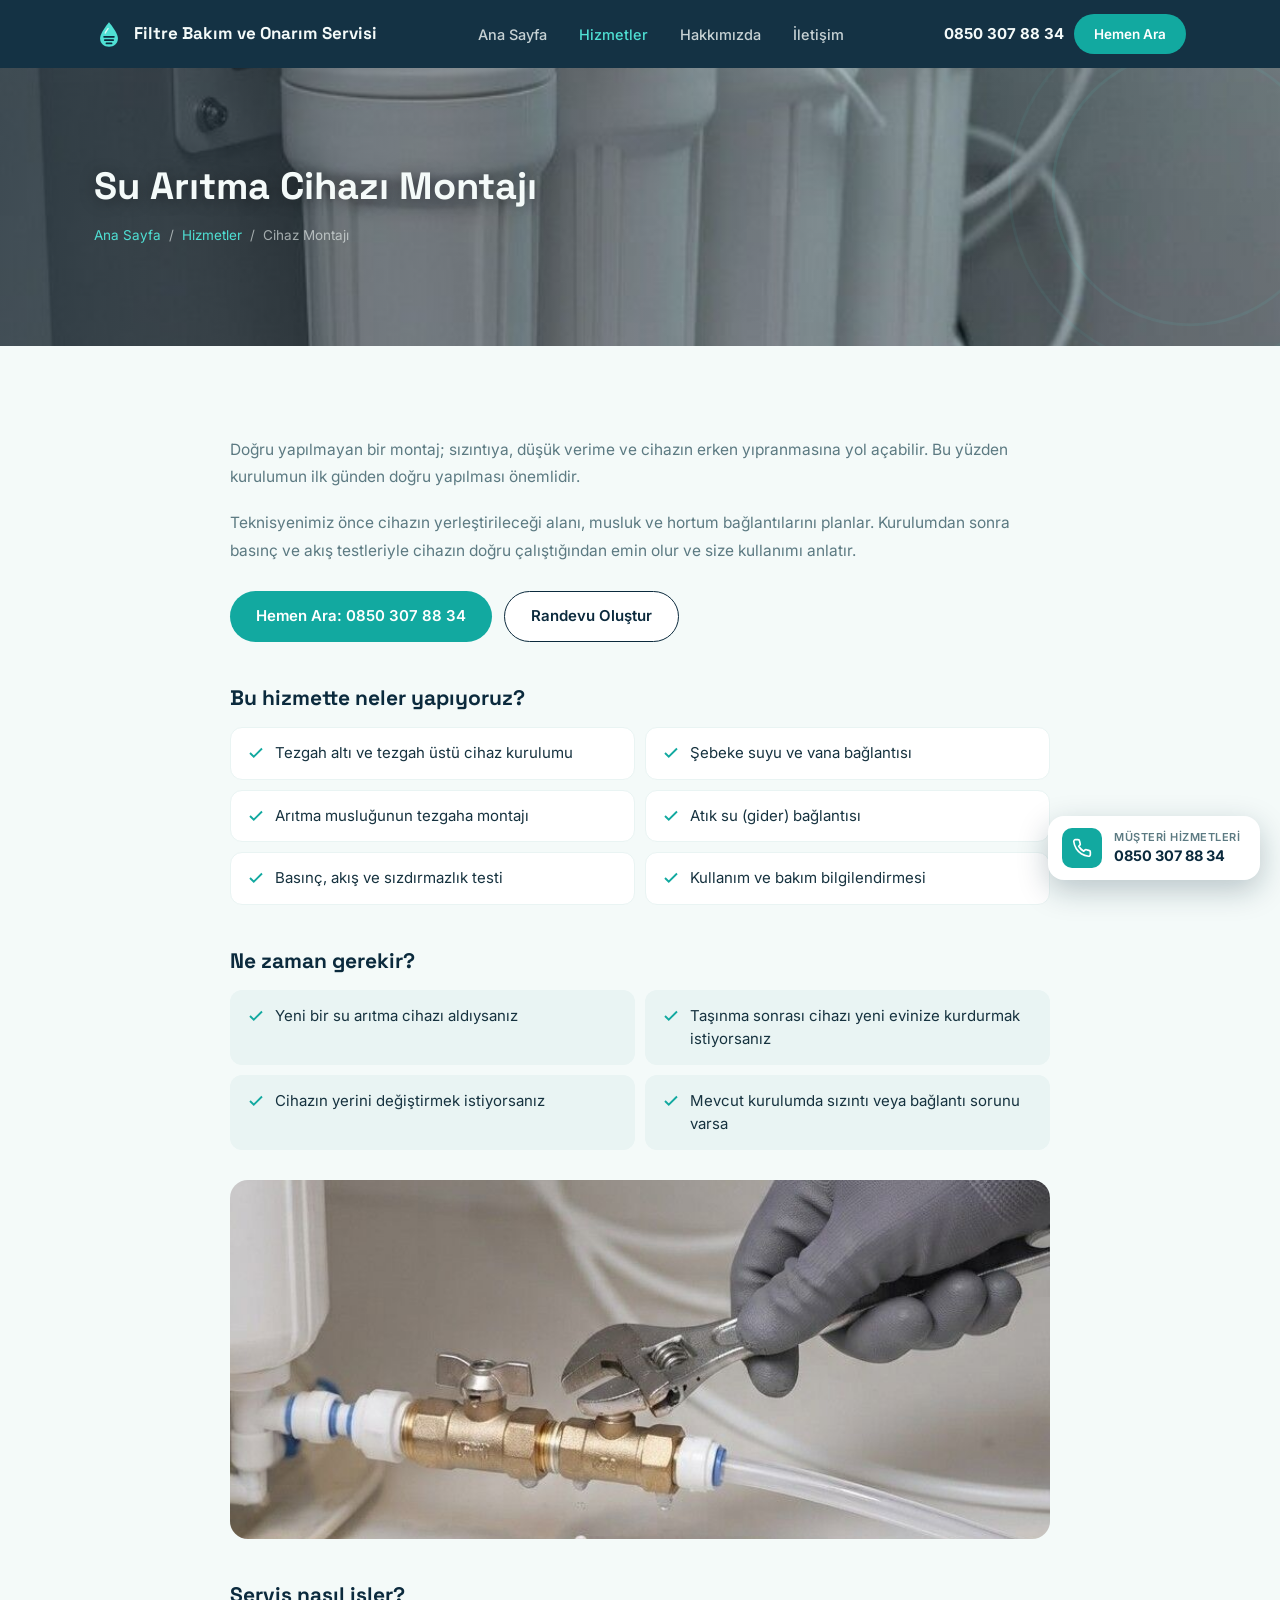
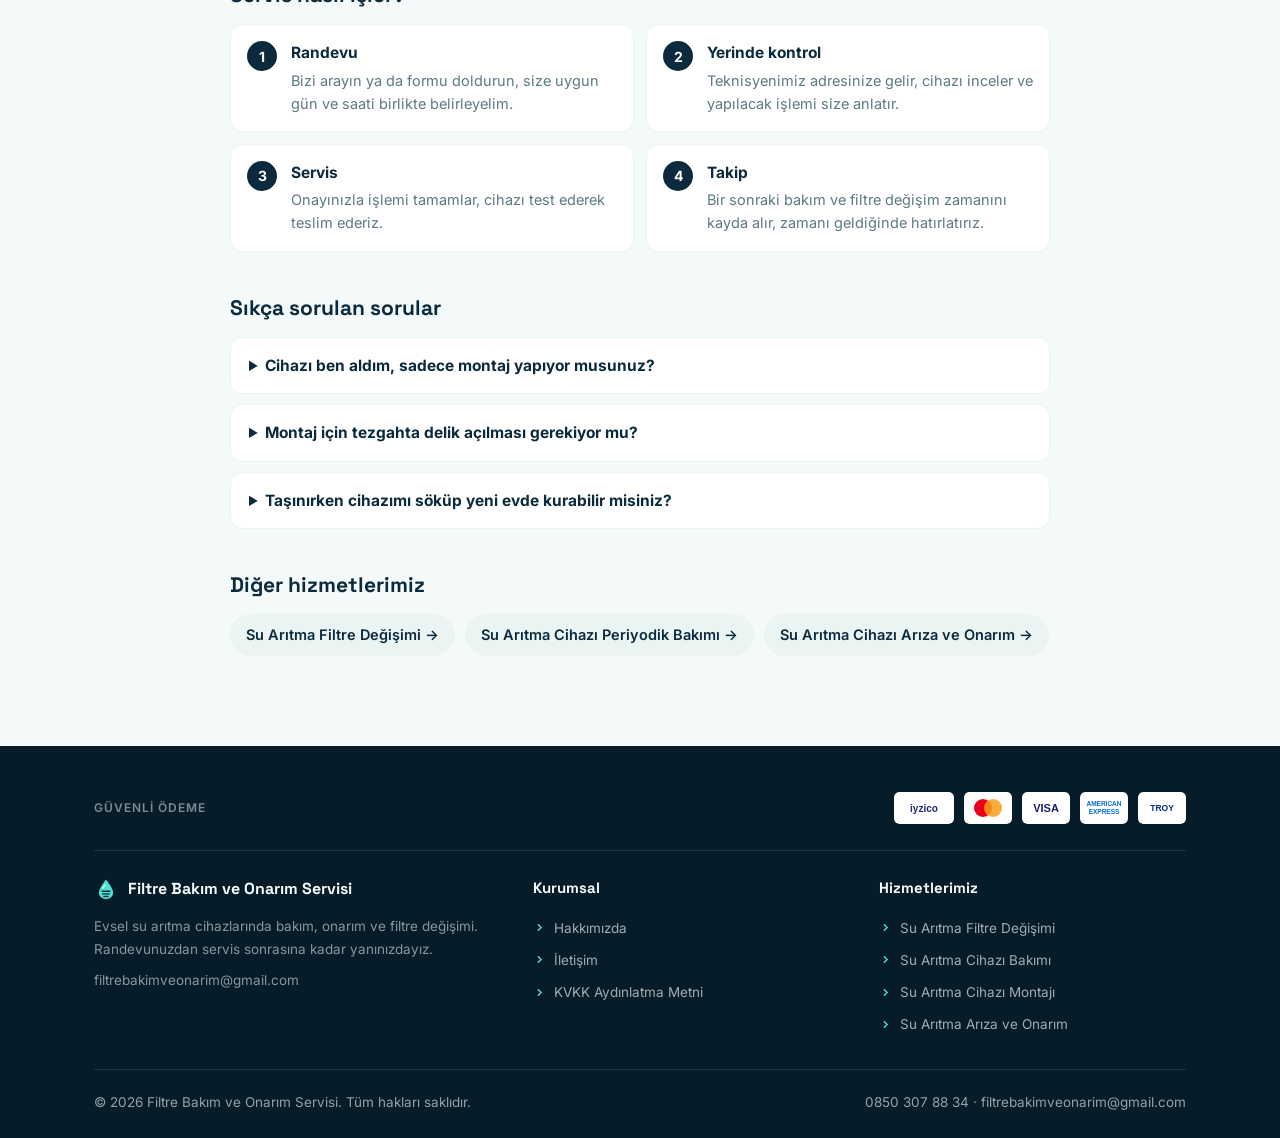
<file: cihaz-montaji.html>
<!DOCTYPE html>
<html lang="tr">
<head>
<meta charset="UTF-8">
<meta name="viewport" content="width=device-width, initial-scale=1.0">
<title>Su Arıtma Cihazı Montajı | Filtre Bakım ve Onarım Servisi</title>
<meta name="description" content="Su arıtma cihazı montajı: tezgah altı ve tezgah üstü cihazların yerinde kurulumu, musluk bağlantısı, sistem testi ve kullanım bilgilendirmesi. 0850 307 88 34.">
<link rel="canonical" href="https://filtrebakimveonarim.com/cihaz-montaji">
<link rel="icon" href="/favicon.ico" sizes="32x32">
<link rel="icon" href="/favicon.svg" type="image/svg+xml">
<link rel="apple-touch-icon" href="/apple-touch-icon.png">
<meta name="theme-color" content="#0B2A3D">
<meta property="og:type" content="website">
<meta property="og:locale" content="tr_TR">
<meta property="og:site_name" content="Filtre Bakım ve Onarım Servisi">
<meta property="og:title" content="Su Arıtma Cihazı Montajı | Filtre Bakım ve Onarım Servisi">
<meta property="og:description" content="Su arıtma cihazı montajı: tezgah altı ve tezgah üstü cihazların yerinde kurulumu, musluk bağlantısı, sistem testi ve kullanım bilgilendirmesi. 0850 307 88 34.">
<meta property="og:url" content="https://filtrebakimveonarim.com/cihaz-montaji">
<meta property="og:image" content="https://filtrebakimveonarim.com/assets/logo-512.png">
<script type="application/ld+json">
{
 "@context": "https://schema.org",
 "@graph": [
  {
   "@type": "Service",
   "name": "Su Arıtma Cihazı Montajı",
   "description": "Su arıtma cihazı montajı: tezgah altı ve tezgah üstü cihazların yerinde kurulumu, musluk bağlantısı, sistem testi ve kullanım bilgilendirmesi. 0850 307 88 34.",
   "serviceType": "Su Arıtma Cihazı Montajı",
   "url": "https://filtrebakimveonarim.com/cihaz-montaji",
   "areaServed": {
    "@type": "Country",
    "name": "Türkiye"
   },
   "provider": {
    "@type": "Organization",
    "name": "Filtre Bakım ve Onarım Servisi",
    "url": "https://filtrebakimveonarim.com/",
    "telephone": "+90-850-307-88-34"
   }
  },
  {
   "@type": "BreadcrumbList",
   "itemListElement": [
    {
     "@type": "ListItem",
     "position": 1,
     "name": "Ana Sayfa",
     "item": "https://filtrebakimveonarim.com/"
    },
    {
     "@type": "ListItem",
     "position": 2,
     "name": "Hizmetler",
     "item": "https://filtrebakimveonarim.com/hizmetler"
    },
    {
     "@type": "ListItem",
     "position": 3,
     "name": "Su Arıtma Cihazı Montajı",
     "item": "https://filtrebakimveonarim.com/cihaz-montaji"
    }
   ]
  },
  {
   "@type": "FAQPage",
   "mainEntity": [
    {
     "@type": "Question",
     "name": "Cihazı ben aldım, sadece montaj yapıyor musunuz?",
     "acceptedAnswer": {
      "@type": "Answer",
      "text": "Evet. Başka bir yerden aldığınız ev tipi su arıtma cihazının montajını da yapıyoruz."
     }
    },
    {
     "@type": "Question",
     "name": "Montaj için tezgahta delik açılması gerekiyor mu?",
     "acceptedAnswer": {
      "@type": "Answer",
      "text": "Arıtma musluğu için genellikle tezgaha küçük bir delik açılır. Tezgahınızın malzemesine göre teknisyenimiz uygun yöntemi önceden sizinle konuşur."
     }
    },
    {
     "@type": "Question",
     "name": "Taşınırken cihazımı söküp yeni evde kurabilir misiniz?",
     "acceptedAnswer": {
      "@type": "Answer",
      "text": "Evet. Cihazınızı eski adreste söküp yeni adresinizde yeniden kurabiliriz. Randevu alırken iki adresi de belirtmeniz yeterli."
     }
    }
   ]
  }
 ]
}
</script>
<link rel="stylesheet" href="style.css">
</head>
<body>

<header>
  <div class="container nav">
    <a href="index.html" class="logo">
      <svg viewBox="0 0 64 64" fill="none" aria-hidden="true"><path d="M32 7C32 7 13 29 13 41.5C13 52.3 21.5 59 32 59C42.5 59 51 52.3 51 41.5C51 29 32 7 32 7Z" fill="#4FE0D4"/><path d="M21.5 38H42.5M23 45H41M26.5 52H37.5" stroke="#0B2A3D" stroke-width="3.6" stroke-linecap="round"/><path d="M24 30C25.5 26.5 28 23 30 20.5" stroke="#FFFFFF" stroke-opacity=".8" stroke-width="3" stroke-linecap="round"/></svg>
      Filtre Bakım ve Onarım Servisi
    </a>
    <ul class="nav-links" id="site-menu">
      <li><a href="index.html">Ana Sayfa</a></li>
      <li><a href="hizmetler.html" class="active">Hizmetler</a></li>
      <li><a href="hakkimizda.html">Hakkımızda</a></li>
      <li><a href="iletisim.html">İletişim</a></li>
    </ul>
    <div class="nav-phone">
      <span class="num">0850 307 88 34</span>
      <a href="tel:08503078834" class="btn btn-primary" style="padding:10px 20px;font-size:13.5px;">Hemen Ara</a>
      <button class="nav-toggle" type="button" aria-label="Menüyü aç" aria-expanded="false" aria-controls="site-menu"><svg viewBox="0 0 24 24" fill="none" stroke-width="2.2" stroke-linecap="round" aria-hidden="true"><path d="M4 7h16M4 12h16M4 17h16"/></svg></button>
    </div>
  </div>
</header>

<section class="page-banner">
  <div class="banner-bg-slides">
    <img src="assets/ai/servis-6-duvar-montaj.jpg" class="active" alt="Su Arıtma Cihazı Montajı">
    <img src="assets/ai/servis-7-vana-baglanti.jpg" alt="Su Arıtma Cihazı Montajı">
  </div>
  <div class="banner-overlay"></div>
  <svg class="hero-rings" viewBox="0 0 200 200" style="right:-100px;top:-70px;width:380px;height:380px;">
    <circle cx="100" cy="100" r="95" fill="none" stroke="#4FE0D4" stroke-opacity="0.14" stroke-width="1.5"/>
    <circle cx="100" cy="100" r="72" fill="none" stroke="#4FE0D4" stroke-opacity="0.2" stroke-width="1.5"/>
  </svg>
  <div class="container">
    <h1>Su Arıtma Cihazı Montajı</h1>
    <div class="crumb"><a href="index.html">Ana Sayfa</a><span>/</span><a href="hizmetler.html">Hizmetler</a><span>/</span><span>Cihaz Montajı</span></div>
  </div>
</section>

<section class="section">
  <div class="container">
    <div class="rich-content">
      <p>Doğru yapılmayan bir montaj; sızıntıya, düşük verime ve cihazın erken yıpranmasına yol açabilir. Bu yüzden kurulumun ilk günden doğru yapılması önemlidir.</p>
      <p>Teknisyenimiz önce cihazın yerleştirileceği alanı, musluk ve hortum bağlantılarını planlar. Kurulumdan sonra basınç ve akış testleriyle cihazın doğru çalıştığından emin olur ve size kullanımı anlatır.</p>
      
      <div class="svc-cta">
        <a href="tel:08503078834" class="btn btn-primary">Hemen Ara: 0850 307 88 34</a>
        <a href="iletisim.html" class="btn btn-outline">Randevu Oluştur</a>
      </div>

      <h3>Bu hizmette neler yapıyoruz?</h3>
      <ul class="svc-list">
        <li><svg viewBox="0 0 24 24" fill="none" stroke-width="2.5"><path d="M20 6L9 17l-5-5"/></svg>Tezgah altı ve tezgah üstü cihaz kurulumu</li>
        <li><svg viewBox="0 0 24 24" fill="none" stroke-width="2.5"><path d="M20 6L9 17l-5-5"/></svg>Şebeke suyu ve vana bağlantısı</li>
        <li><svg viewBox="0 0 24 24" fill="none" stroke-width="2.5"><path d="M20 6L9 17l-5-5"/></svg>Arıtma musluğunun tezgaha montajı</li>
        <li><svg viewBox="0 0 24 24" fill="none" stroke-width="2.5"><path d="M20 6L9 17l-5-5"/></svg>Atık su (gider) bağlantısı</li>
        <li><svg viewBox="0 0 24 24" fill="none" stroke-width="2.5"><path d="M20 6L9 17l-5-5"/></svg>Basınç, akış ve sızdırmazlık testi</li>
        <li><svg viewBox="0 0 24 24" fill="none" stroke-width="2.5"><path d="M20 6L9 17l-5-5"/></svg>Kullanım ve bakım bilgilendirmesi</li>
      </ul>

      <h3>Ne zaman gerekir?</h3>
      <ul class="svc-list svc-list--plain">
        <li><svg viewBox="0 0 24 24" fill="none" stroke-width="2.5"><path d="M20 6L9 17l-5-5"/></svg>Yeni bir su arıtma cihazı aldıysanız</li>
        <li><svg viewBox="0 0 24 24" fill="none" stroke-width="2.5"><path d="M20 6L9 17l-5-5"/></svg>Taşınma sonrası cihazı yeni evinize kurdurmak istiyorsanız</li>
        <li><svg viewBox="0 0 24 24" fill="none" stroke-width="2.5"><path d="M20 6L9 17l-5-5"/></svg>Cihazın yerini değiştirmek istiyorsanız</li>
        <li><svg viewBox="0 0 24 24" fill="none" stroke-width="2.5"><path d="M20 6L9 17l-5-5"/></svg>Mevcut kurulumda sızıntı veya bağlantı sorunu varsa</li>
      </ul>

      <div class="rich-img"><img src="assets/ai/servis-7-vana-baglanti.jpg" alt="Su Arıtma Cihazı Montajı" loading="lazy"></div>

      <h3>Servis nasıl işler?</h3>
      <ol class="svc-steps">
        <li><strong>Randevu</strong><span>Bizi arayın ya da formu doldurun, size uygun gün ve saati birlikte belirleyelim.</span></li>
        <li><strong>Yerinde kontrol</strong><span>Teknisyenimiz adresinize gelir, cihazı inceler ve yapılacak işlemi size anlatır.</span></li>
        <li><strong>Servis</strong><span>Onayınızla işlemi tamamlar, cihazı test ederek teslim ederiz.</span></li>
        <li><strong>Takip</strong><span>Bir sonraki bakım ve filtre değişim zamanını kayda alır, zamanı geldiğinde hatırlatırız.</span></li>
      </ol>

      <h3>Sıkça sorulan sorular</h3>
      <div class="svc-faq">
        <details><summary>Cihazı ben aldım, sadece montaj yapıyor musunuz?</summary><p>Evet. Başka bir yerden aldığınız ev tipi su arıtma cihazının montajını da yapıyoruz.</p></details>
        <details><summary>Montaj için tezgahta delik açılması gerekiyor mu?</summary><p>Arıtma musluğu için genellikle tezgaha küçük bir delik açılır. Tezgahınızın malzemesine göre teknisyenimiz uygun yöntemi önceden sizinle konuşur.</p></details>
        <details><summary>Taşınırken cihazımı söküp yeni evde kurabilir misiniz?</summary><p>Evet. Cihazınızı eski adreste söküp yeni adresinizde yeniden kurabiliriz. Randevu alırken iki adresi de belirtmeniz yeterli.</p></details>
      </div>

      <h3>Diğer hizmetlerimiz</h3>
      <div class="svc-others">
        <a href="filtre-degisimi.html">Su Arıtma Filtre Değişimi →</a>
        <a href="su-aritma-bakimi.html">Su Arıtma Cihazı Periyodik Bakımı →</a>
        <a href="ariza-onarim.html">Su Arıtma Cihazı Arıza ve Onarım →</a>
      </div>
    </div>
  </div>
</section>

<footer>
  <div class="container">
    <div class="payment-strip">
      <span class="payment-label">Güvenli Ödeme</span>
      <div class="payment-icons">
        <svg viewBox="0 0 60 32" width="60" height="32"><rect width="60" height="32" rx="5" fill="#fff"/><text x="30" y="20" font-family="Arial" font-weight="700" font-size="10" fill="#1E2A78" text-anchor="middle">iyzico</text></svg>
        <svg viewBox="0 0 48 32" width="48" height="32"><rect width="48" height="32" rx="5" fill="#fff"/><circle cx="19" cy="16" r="9" fill="#EB001B"/><circle cx="29" cy="16" r="9" fill="#F79E1B" fill-opacity="0.85"/></svg>
        <svg viewBox="0 0 48 32" width="48" height="32"><rect width="48" height="32" rx="5" fill="#fff"/><text x="24" y="20" font-family="Arial" font-weight="700" font-size="11" fill="#1A1F71" text-anchor="middle">VISA</text></svg>
        <svg viewBox="0 0 48 32" width="48" height="32"><rect width="48" height="32" rx="5" fill="#fff"/><text x="24" y="14" font-family="Arial" font-weight="700" font-size="6.5" fill="#016FD0" text-anchor="middle">AMERICAN</text><text x="24" y="22" font-family="Arial" font-weight="700" font-size="6.5" fill="#016FD0" text-anchor="middle">EXPRESS</text></svg>
        <svg viewBox="0 0 48 32" width="48" height="32"><rect width="48" height="32" rx="5" fill="#fff"/><text x="24" y="19" font-family="Arial" font-weight="700" font-size="8.5" fill="#003087" text-anchor="middle">TROY</text></svg>
      </div>
    </div>
    <div class="footer-cols">
      <div class="footer-col">
        <div class="footer-logo">
          <svg viewBox="0 0 64 64" fill="none" aria-hidden="true"><path d="M32 7C32 7 13 29 13 41.5C13 52.3 21.5 59 32 59C42.5 59 51 52.3 51 41.5C51 29 32 7 32 7Z" fill="#4FE0D4"/><path d="M21.5 38H42.5M23 45H41M26.5 52H37.5" stroke="#0B2A3D" stroke-width="3.6" stroke-linecap="round"/><path d="M24 30C25.5 26.5 28 23 30 20.5" stroke="#FFFFFF" stroke-opacity=".8" stroke-width="3" stroke-linecap="round"/></svg>
          Filtre Bakım ve Onarım Servisi
        </div>
        <p class="about-line">Evsel su arıtma cihazlarında bakım, onarım ve filtre değişimi. Randevunuzdan servis sonrasına kadar yanınızdayız.</p>
        <p class="about-line" style="margin-top:8px;"><a href="mailto:filtrebakimveonarim@gmail.com" style="color:inherit;">filtrebakimveonarim@gmail.com</a></p>
      </div>
      <div class="footer-col">
        <h4>Kurumsal</h4>
        <ul>
          <li><a href="hakkimizda.html"><svg viewBox="0 0 24 24" fill="none" stroke-width="2.5"><path d="M9 18l6-6-6-6"/></svg>Hakkımızda</a></li>
          <li><a href="iletisim.html"><svg viewBox="0 0 24 24" fill="none" stroke-width="2.5"><path d="M9 18l6-6-6-6"/></svg>İletişim</a></li>
          <li><a href="kvkk.html"><svg viewBox="0 0 24 24" fill="none" stroke-width="2.5"><path d="M9 18l6-6-6-6"/></svg>KVKK Aydınlatma Metni</a></li>
        </ul>
      </div>
      <div class="footer-col">
        <h4>Hizmetlerimiz</h4>
        <ul>
          <li><a href="filtre-degisimi.html"><svg viewBox="0 0 24 24" fill="none" stroke-width="2.5"><path d="M9 18l6-6-6-6"/></svg>Su Arıtma Filtre Değişimi</a></li>
          <li><a href="su-aritma-bakimi.html"><svg viewBox="0 0 24 24" fill="none" stroke-width="2.5"><path d="M9 18l6-6-6-6"/></svg>Su Arıtma Cihazı Bakımı</a></li>
          <li><a href="cihaz-montaji.html"><svg viewBox="0 0 24 24" fill="none" stroke-width="2.5"><path d="M9 18l6-6-6-6"/></svg>Su Arıtma Cihazı Montajı</a></li>
          <li><a href="ariza-onarim.html"><svg viewBox="0 0 24 24" fill="none" stroke-width="2.5"><path d="M9 18l6-6-6-6"/></svg>Su Arıtma Arıza ve Onarım</a></li>
        </ul>
      </div>
    </div>
    <div class="footer-bottom">
      <span>© 2026 Filtre Bakım ve Onarım Servisi. Tüm hakları saklıdır.</span>
      <span>0850 307 88 34 · filtrebakimveonarim@gmail.com</span>
    </div>
  </div>
</footer>

<a href="tel:08503078834" class="floating-call">
  <div class="icon-wrap"><svg viewBox="0 0 24 24" fill="none" stroke-width="2" stroke-linecap="round" stroke-linejoin="round"><path d="M22 16.92v3a2 2 0 0 1-2.18 2 19.79 19.79 0 0 1-8.63-3.07 19.5 19.5 0 0 1-6-6 19.79 19.79 0 0 1-3.07-8.67A2 2 0 0 1 4.11 2h3a2 2 0 0 1 2 1.72c.127.96.362 1.903.7 2.81a2 2 0 0 1-.45 2.11L8.09 9.91a16 16 0 0 0 6 6l1.27-1.27a2 2 0 0 1 2.11-.45c.907.338 1.85.573 2.81.7A2 2 0 0 1 22 16.92z"/></svg></div>
  <div>
    <div class="label">Müşteri Hizmetleri</div>
    <div class="number">0850 307 88 34</div>
  </div>
</a>

<script>
(function(){
  document.querySelectorAll('.hero-bg-slides, .banner-bg-slides').forEach(function(container){
    var slides = container.querySelectorAll('img');
    if(slides.length < 2) return;
    var i = 0;
    setInterval(function(){
      slides[i].classList.remove('active');
      i = (i+1) % slides.length;
      slides[i].classList.add('active');
    }, 4000);
  });
})();
</script>
<script>
(function(){
  var b=document.querySelector('.nav-toggle'), m=document.getElementById('site-menu');
  if(!b||!m) return;
  b.addEventListener('click',function(){
    var o=m.classList.toggle('open');
    b.setAttribute('aria-expanded',o?'true':'false');
    b.setAttribute('aria-label',o?'Menüyü kapat':'Menüyü aç');
  });
})();
</script>
</body>
</html>
</file>
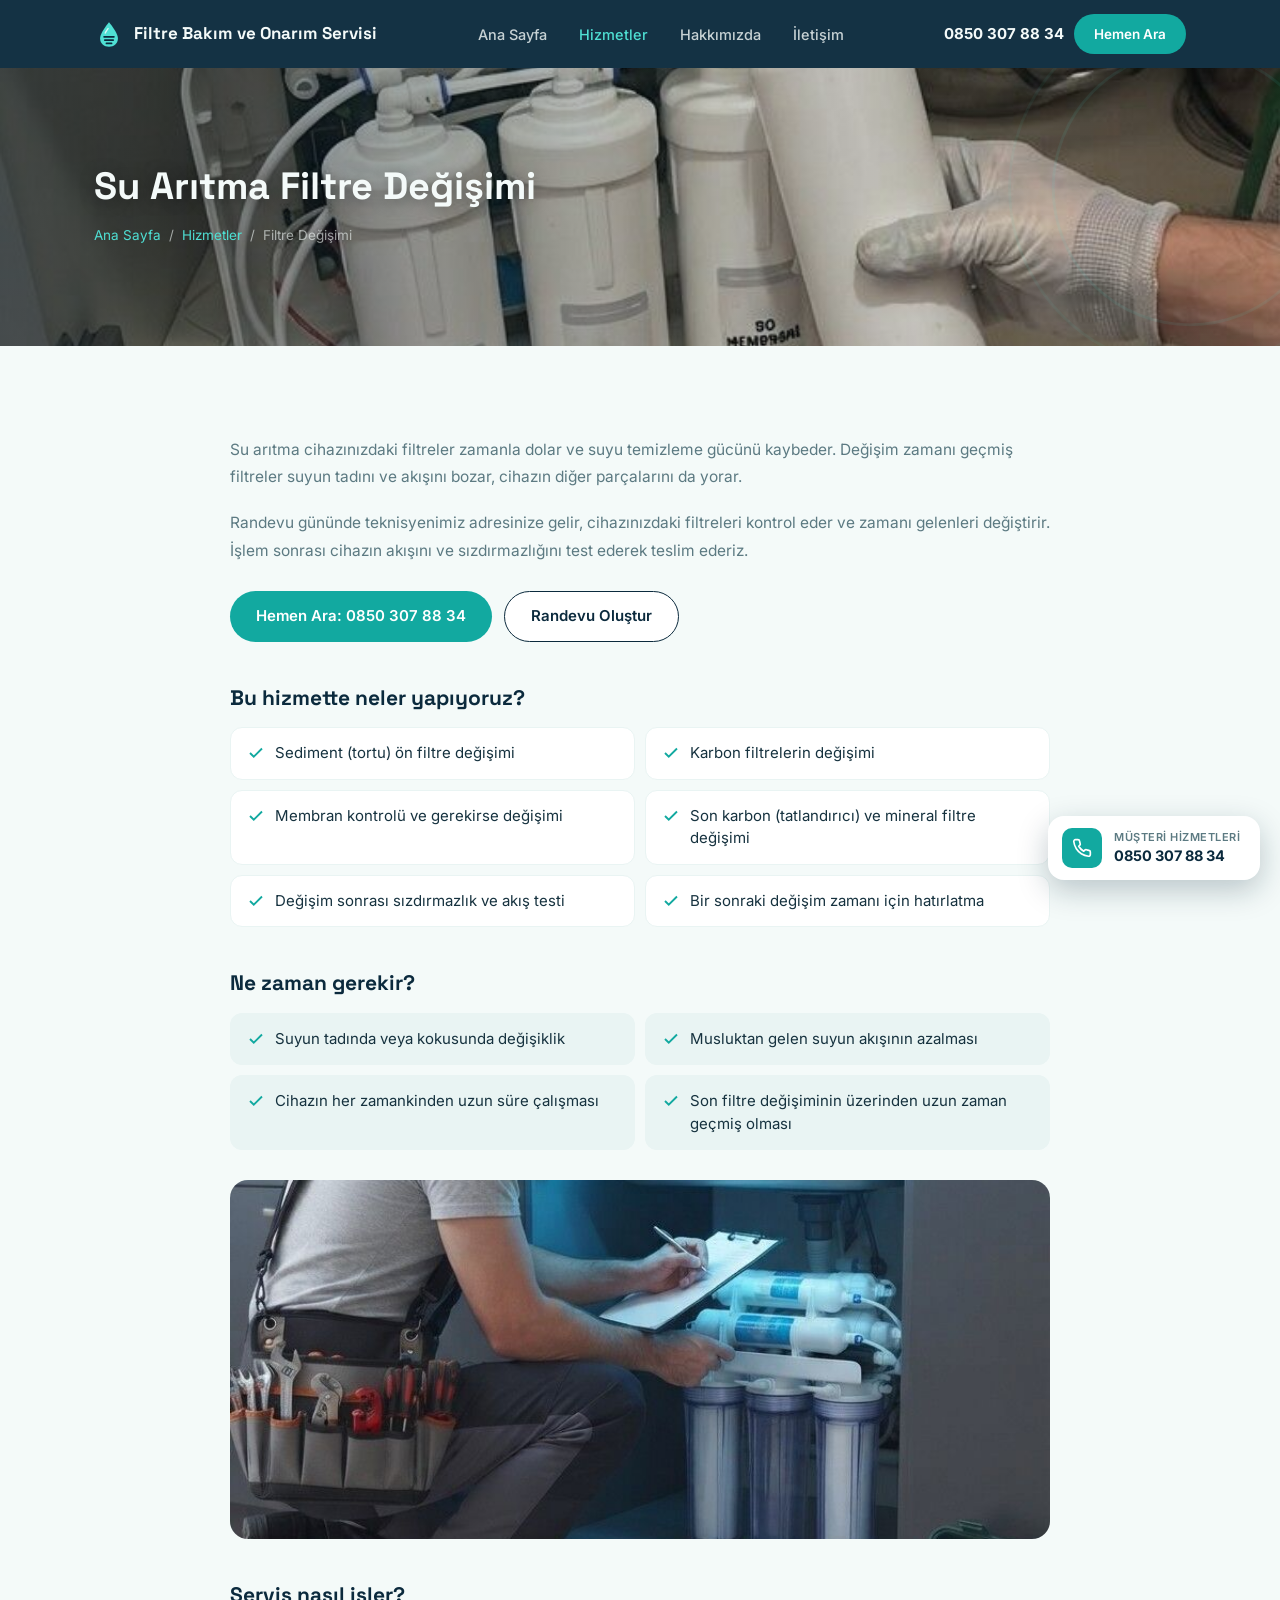
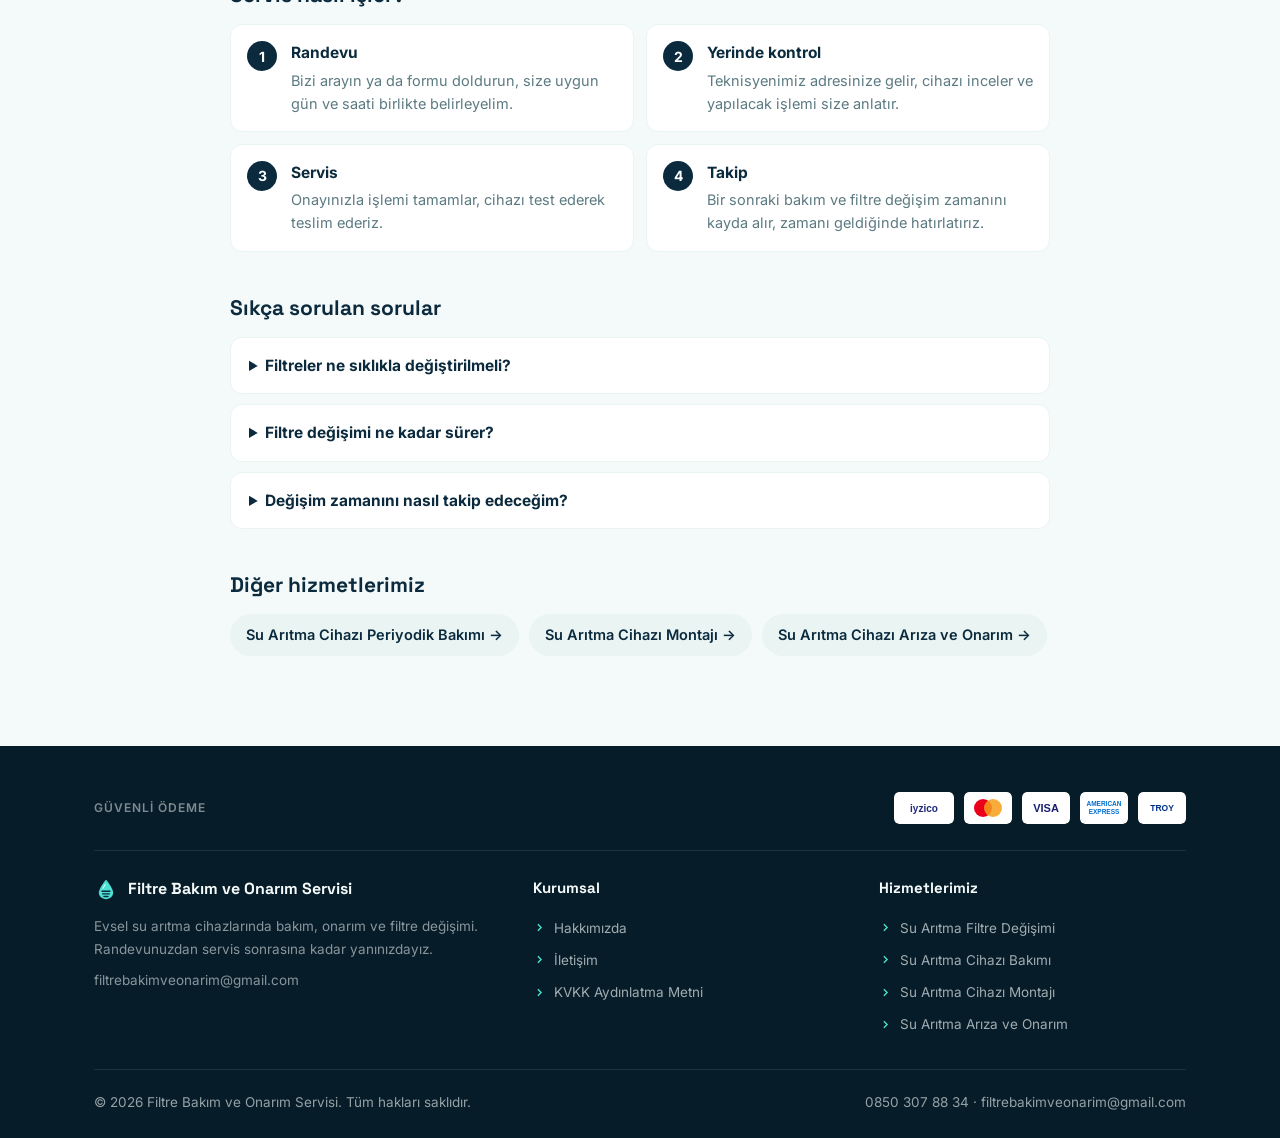
<file: filtre-degisimi.html>
<!DOCTYPE html>
<html lang="tr">
<head>
<meta charset="UTF-8">
<meta name="viewport" content="width=device-width, initial-scale=1.0">
<title>Su Arıtma Filtre Değişimi | Filtre Bakım ve Onarım Servisi</title>
<meta name="description" content="Ev tipi su arıtma cihazlarında filtre değişimi: ön filtreler, karbon filtreler ve membran yerinde, randevulu olarak değiştirilir. Hemen arayın: 0850 307 88 34.">
<link rel="canonical" href="https://filtrebakimveonarim.com/filtre-degisimi">
<link rel="icon" href="/favicon.ico" sizes="32x32">
<link rel="icon" href="/favicon.svg" type="image/svg+xml">
<link rel="apple-touch-icon" href="/apple-touch-icon.png">
<meta name="theme-color" content="#0B2A3D">
<meta property="og:type" content="website">
<meta property="og:locale" content="tr_TR">
<meta property="og:site_name" content="Filtre Bakım ve Onarım Servisi">
<meta property="og:title" content="Su Arıtma Filtre Değişimi | Filtre Bakım ve Onarım Servisi">
<meta property="og:description" content="Ev tipi su arıtma cihazlarında filtre değişimi: ön filtreler, karbon filtreler ve membran yerinde, randevulu olarak değiştirilir. Hemen arayın: 0850 307 88 34.">
<meta property="og:url" content="https://filtrebakimveonarim.com/filtre-degisimi">
<meta property="og:image" content="https://filtrebakimveonarim.com/assets/logo-512.png">
<script type="application/ld+json">
{
 "@context": "https://schema.org",
 "@graph": [
  {
   "@type": "Service",
   "name": "Su Arıtma Filtre Değişimi",
   "description": "Ev tipi su arıtma cihazlarında filtre değişimi: ön filtreler, karbon filtreler ve membran yerinde, randevulu olarak değiştirilir. Hemen arayın: 0850 307 88 34.",
   "serviceType": "Su Arıtma Filtre Değişimi",
   "url": "https://filtrebakimveonarim.com/filtre-degisimi",
   "areaServed": {
    "@type": "Country",
    "name": "Türkiye"
   },
   "provider": {
    "@type": "Organization",
    "name": "Filtre Bakım ve Onarım Servisi",
    "url": "https://filtrebakimveonarim.com/",
    "telephone": "+90-850-307-88-34"
   }
  },
  {
   "@type": "BreadcrumbList",
   "itemListElement": [
    {
     "@type": "ListItem",
     "position": 1,
     "name": "Ana Sayfa",
     "item": "https://filtrebakimveonarim.com/"
    },
    {
     "@type": "ListItem",
     "position": 2,
     "name": "Hizmetler",
     "item": "https://filtrebakimveonarim.com/hizmetler"
    },
    {
     "@type": "ListItem",
     "position": 3,
     "name": "Su Arıtma Filtre Değişimi",
     "item": "https://filtrebakimveonarim.com/filtre-degisimi"
    }
   ]
  },
  {
   "@type": "FAQPage",
   "mainEntity": [
    {
     "@type": "Question",
     "name": "Filtreler ne sıklıkla değiştirilmeli?",
     "acceptedAnswer": {
      "@type": "Answer",
      "text": "Değişim aralığı cihazın modeline, şebeke suyunun durumuna ve kullanım miktarına göre değişir. Ön filtreler genellikle membrandan daha sık değiştirilir. Teknisyenimiz cihazınızı inceleyip size uygun takvimi söyler."
     }
    },
    {
     "@type": "Question",
     "name": "Filtre değişimi ne kadar sürer?",
     "acceptedAnswer": {
      "@type": "Answer",
      "text": "Standart bir ev tipi cihazda filtre değişimi genellikle kısa sürer. Süre cihazın tipine ve değişecek filtre sayısına göre değişir."
     }
    },
    {
     "@type": "Question",
     "name": "Değişim zamanını nasıl takip edeceğim?",
     "acceptedAnswer": {
      "@type": "Answer",
      "text": "Değişimi yaptıktan sonra bir sonraki değişim zamanını kayda alır ve zamanı geldiğinde sizi arayarak hatırlatırız."
     }
    }
   ]
  }
 ]
}
</script>
<link rel="stylesheet" href="style.css">
</head>
<body>

<header>
  <div class="container nav">
    <a href="index.html" class="logo">
      <svg viewBox="0 0 64 64" fill="none" aria-hidden="true"><path d="M32 7C32 7 13 29 13 41.5C13 52.3 21.5 59 32 59C42.5 59 51 52.3 51 41.5C51 29 32 7 32 7Z" fill="#4FE0D4"/><path d="M21.5 38H42.5M23 45H41M26.5 52H37.5" stroke="#0B2A3D" stroke-width="3.6" stroke-linecap="round"/><path d="M24 30C25.5 26.5 28 23 30 20.5" stroke="#FFFFFF" stroke-opacity=".8" stroke-width="3" stroke-linecap="round"/></svg>
      Filtre Bakım ve Onarım Servisi
    </a>
    <ul class="nav-links" id="site-menu">
      <li><a href="index.html">Ana Sayfa</a></li>
      <li><a href="hizmetler.html" class="active">Hizmetler</a></li>
      <li><a href="hakkimizda.html">Hakkımızda</a></li>
      <li><a href="iletisim.html">İletişim</a></li>
    </ul>
    <div class="nav-phone">
      <span class="num">0850 307 88 34</span>
      <a href="tel:08503078834" class="btn btn-primary" style="padding:10px 20px;font-size:13.5px;">Hemen Ara</a>
      <button class="nav-toggle" type="button" aria-label="Menüyü aç" aria-expanded="false" aria-controls="site-menu"><svg viewBox="0 0 24 24" fill="none" stroke-width="2.2" stroke-linecap="round" aria-hidden="true"><path d="M4 7h16M4 12h16M4 17h16"/></svg></button>
    </div>
  </div>
</header>

<section class="page-banner">
  <div class="banner-bg-slides">
    <img src="assets/ai/servis-4-filtre-degisim.jpg" class="active" alt="Su Arıtma Filtre Değişimi">
    <img src="assets/ai/servis-2-mavi-led-tezgah.jpg" alt="Su Arıtma Filtre Değişimi">
  </div>
  <div class="banner-overlay"></div>
  <svg class="hero-rings" viewBox="0 0 200 200" style="right:-100px;top:-70px;width:380px;height:380px;">
    <circle cx="100" cy="100" r="95" fill="none" stroke="#4FE0D4" stroke-opacity="0.14" stroke-width="1.5"/>
    <circle cx="100" cy="100" r="72" fill="none" stroke="#4FE0D4" stroke-opacity="0.2" stroke-width="1.5"/>
  </svg>
  <div class="container">
    <h1>Su Arıtma Filtre Değişimi</h1>
    <div class="crumb"><a href="index.html">Ana Sayfa</a><span>/</span><a href="hizmetler.html">Hizmetler</a><span>/</span><span>Filtre Değişimi</span></div>
  </div>
</section>

<section class="section">
  <div class="container">
    <div class="rich-content">
      <p>Su arıtma cihazınızdaki filtreler zamanla dolar ve suyu temizleme gücünü kaybeder. Değişim zamanı geçmiş filtreler suyun tadını ve akışını bozar, cihazın diğer parçalarını da yorar.</p>
      <p>Randevu gününde teknisyenimiz adresinize gelir, cihazınızdaki filtreleri kontrol eder ve zamanı gelenleri değiştirir. İşlem sonrası cihazın akışını ve sızdırmazlığını test ederek teslim ederiz.</p>
      
      <div class="svc-cta">
        <a href="tel:08503078834" class="btn btn-primary">Hemen Ara: 0850 307 88 34</a>
        <a href="iletisim.html" class="btn btn-outline">Randevu Oluştur</a>
      </div>

      <h3>Bu hizmette neler yapıyoruz?</h3>
      <ul class="svc-list">
        <li><svg viewBox="0 0 24 24" fill="none" stroke-width="2.5"><path d="M20 6L9 17l-5-5"/></svg>Sediment (tortu) ön filtre değişimi</li>
        <li><svg viewBox="0 0 24 24" fill="none" stroke-width="2.5"><path d="M20 6L9 17l-5-5"/></svg>Karbon filtrelerin değişimi</li>
        <li><svg viewBox="0 0 24 24" fill="none" stroke-width="2.5"><path d="M20 6L9 17l-5-5"/></svg>Membran kontrolü ve gerekirse değişimi</li>
        <li><svg viewBox="0 0 24 24" fill="none" stroke-width="2.5"><path d="M20 6L9 17l-5-5"/></svg>Son karbon (tatlandırıcı) ve mineral filtre değişimi</li>
        <li><svg viewBox="0 0 24 24" fill="none" stroke-width="2.5"><path d="M20 6L9 17l-5-5"/></svg>Değişim sonrası sızdırmazlık ve akış testi</li>
        <li><svg viewBox="0 0 24 24" fill="none" stroke-width="2.5"><path d="M20 6L9 17l-5-5"/></svg>Bir sonraki değişim zamanı için hatırlatma</li>
      </ul>

      <h3>Ne zaman gerekir?</h3>
      <ul class="svc-list svc-list--plain">
        <li><svg viewBox="0 0 24 24" fill="none" stroke-width="2.5"><path d="M20 6L9 17l-5-5"/></svg>Suyun tadında veya kokusunda değişiklik</li>
        <li><svg viewBox="0 0 24 24" fill="none" stroke-width="2.5"><path d="M20 6L9 17l-5-5"/></svg>Musluktan gelen suyun akışının azalması</li>
        <li><svg viewBox="0 0 24 24" fill="none" stroke-width="2.5"><path d="M20 6L9 17l-5-5"/></svg>Cihazın her zamankinden uzun süre çalışması</li>
        <li><svg viewBox="0 0 24 24" fill="none" stroke-width="2.5"><path d="M20 6L9 17l-5-5"/></svg>Son filtre değişiminin üzerinden uzun zaman geçmiş olması</li>
      </ul>

      <div class="rich-img"><img src="assets/ai/servis-2-mavi-led-tezgah.jpg" alt="Su Arıtma Filtre Değişimi" loading="lazy"></div>

      <h3>Servis nasıl işler?</h3>
      <ol class="svc-steps">
        <li><strong>Randevu</strong><span>Bizi arayın ya da formu doldurun, size uygun gün ve saati birlikte belirleyelim.</span></li>
        <li><strong>Yerinde kontrol</strong><span>Teknisyenimiz adresinize gelir, cihazı inceler ve yapılacak işlemi size anlatır.</span></li>
        <li><strong>Servis</strong><span>Onayınızla işlemi tamamlar, cihazı test ederek teslim ederiz.</span></li>
        <li><strong>Takip</strong><span>Bir sonraki bakım ve filtre değişim zamanını kayda alır, zamanı geldiğinde hatırlatırız.</span></li>
      </ol>

      <h3>Sıkça sorulan sorular</h3>
      <div class="svc-faq">
        <details><summary>Filtreler ne sıklıkla değiştirilmeli?</summary><p>Değişim aralığı cihazın modeline, şebeke suyunun durumuna ve kullanım miktarına göre değişir. Ön filtreler genellikle membrandan daha sık değiştirilir. Teknisyenimiz cihazınızı inceleyip size uygun takvimi söyler.</p></details>
        <details><summary>Filtre değişimi ne kadar sürer?</summary><p>Standart bir ev tipi cihazda filtre değişimi genellikle kısa sürer. Süre cihazın tipine ve değişecek filtre sayısına göre değişir.</p></details>
        <details><summary>Değişim zamanını nasıl takip edeceğim?</summary><p>Değişimi yaptıktan sonra bir sonraki değişim zamanını kayda alır ve zamanı geldiğinde sizi arayarak hatırlatırız.</p></details>
      </div>

      <h3>Diğer hizmetlerimiz</h3>
      <div class="svc-others">
        <a href="su-aritma-bakimi.html">Su Arıtma Cihazı Periyodik Bakımı →</a>
        <a href="cihaz-montaji.html">Su Arıtma Cihazı Montajı →</a>
        <a href="ariza-onarim.html">Su Arıtma Cihazı Arıza ve Onarım →</a>
      </div>
    </div>
  </div>
</section>

<footer>
  <div class="container">
    <div class="payment-strip">
      <span class="payment-label">Güvenli Ödeme</span>
      <div class="payment-icons">
        <svg viewBox="0 0 60 32" width="60" height="32"><rect width="60" height="32" rx="5" fill="#fff"/><text x="30" y="20" font-family="Arial" font-weight="700" font-size="10" fill="#1E2A78" text-anchor="middle">iyzico</text></svg>
        <svg viewBox="0 0 48 32" width="48" height="32"><rect width="48" height="32" rx="5" fill="#fff"/><circle cx="19" cy="16" r="9" fill="#EB001B"/><circle cx="29" cy="16" r="9" fill="#F79E1B" fill-opacity="0.85"/></svg>
        <svg viewBox="0 0 48 32" width="48" height="32"><rect width="48" height="32" rx="5" fill="#fff"/><text x="24" y="20" font-family="Arial" font-weight="700" font-size="11" fill="#1A1F71" text-anchor="middle">VISA</text></svg>
        <svg viewBox="0 0 48 32" width="48" height="32"><rect width="48" height="32" rx="5" fill="#fff"/><text x="24" y="14" font-family="Arial" font-weight="700" font-size="6.5" fill="#016FD0" text-anchor="middle">AMERICAN</text><text x="24" y="22" font-family="Arial" font-weight="700" font-size="6.5" fill="#016FD0" text-anchor="middle">EXPRESS</text></svg>
        <svg viewBox="0 0 48 32" width="48" height="32"><rect width="48" height="32" rx="5" fill="#fff"/><text x="24" y="19" font-family="Arial" font-weight="700" font-size="8.5" fill="#003087" text-anchor="middle">TROY</text></svg>
      </div>
    </div>
    <div class="footer-cols">
      <div class="footer-col">
        <div class="footer-logo">
          <svg viewBox="0 0 64 64" fill="none" aria-hidden="true"><path d="M32 7C32 7 13 29 13 41.5C13 52.3 21.5 59 32 59C42.5 59 51 52.3 51 41.5C51 29 32 7 32 7Z" fill="#4FE0D4"/><path d="M21.5 38H42.5M23 45H41M26.5 52H37.5" stroke="#0B2A3D" stroke-width="3.6" stroke-linecap="round"/><path d="M24 30C25.5 26.5 28 23 30 20.5" stroke="#FFFFFF" stroke-opacity=".8" stroke-width="3" stroke-linecap="round"/></svg>
          Filtre Bakım ve Onarım Servisi
        </div>
        <p class="about-line">Evsel su arıtma cihazlarında bakım, onarım ve filtre değişimi. Randevunuzdan servis sonrasına kadar yanınızdayız.</p>
        <p class="about-line" style="margin-top:8px;"><a href="mailto:filtrebakimveonarim@gmail.com" style="color:inherit;">filtrebakimveonarim@gmail.com</a></p>
      </div>
      <div class="footer-col">
        <h4>Kurumsal</h4>
        <ul>
          <li><a href="hakkimizda.html"><svg viewBox="0 0 24 24" fill="none" stroke-width="2.5"><path d="M9 18l6-6-6-6"/></svg>Hakkımızda</a></li>
          <li><a href="iletisim.html"><svg viewBox="0 0 24 24" fill="none" stroke-width="2.5"><path d="M9 18l6-6-6-6"/></svg>İletişim</a></li>
          <li><a href="kvkk.html"><svg viewBox="0 0 24 24" fill="none" stroke-width="2.5"><path d="M9 18l6-6-6-6"/></svg>KVKK Aydınlatma Metni</a></li>
        </ul>
      </div>
      <div class="footer-col">
        <h4>Hizmetlerimiz</h4>
        <ul>
          <li><a href="filtre-degisimi.html"><svg viewBox="0 0 24 24" fill="none" stroke-width="2.5"><path d="M9 18l6-6-6-6"/></svg>Su Arıtma Filtre Değişimi</a></li>
          <li><a href="su-aritma-bakimi.html"><svg viewBox="0 0 24 24" fill="none" stroke-width="2.5"><path d="M9 18l6-6-6-6"/></svg>Su Arıtma Cihazı Bakımı</a></li>
          <li><a href="cihaz-montaji.html"><svg viewBox="0 0 24 24" fill="none" stroke-width="2.5"><path d="M9 18l6-6-6-6"/></svg>Su Arıtma Cihazı Montajı</a></li>
          <li><a href="ariza-onarim.html"><svg viewBox="0 0 24 24" fill="none" stroke-width="2.5"><path d="M9 18l6-6-6-6"/></svg>Su Arıtma Arıza ve Onarım</a></li>
        </ul>
      </div>
    </div>
    <div class="footer-bottom">
      <span>© 2026 Filtre Bakım ve Onarım Servisi. Tüm hakları saklıdır.</span>
      <span>0850 307 88 34 · filtrebakimveonarim@gmail.com</span>
    </div>
  </div>
</footer>

<a href="tel:08503078834" class="floating-call">
  <div class="icon-wrap"><svg viewBox="0 0 24 24" fill="none" stroke-width="2" stroke-linecap="round" stroke-linejoin="round"><path d="M22 16.92v3a2 2 0 0 1-2.18 2 19.79 19.79 0 0 1-8.63-3.07 19.5 19.5 0 0 1-6-6 19.79 19.79 0 0 1-3.07-8.67A2 2 0 0 1 4.11 2h3a2 2 0 0 1 2 1.72c.127.96.362 1.903.7 2.81a2 2 0 0 1-.45 2.11L8.09 9.91a16 16 0 0 0 6 6l1.27-1.27a2 2 0 0 1 2.11-.45c.907.338 1.85.573 2.81.7A2 2 0 0 1 22 16.92z"/></svg></div>
  <div>
    <div class="label">Müşteri Hizmetleri</div>
    <div class="number">0850 307 88 34</div>
  </div>
</a>

<script>
(function(){
  document.querySelectorAll('.hero-bg-slides, .banner-bg-slides').forEach(function(container){
    var slides = container.querySelectorAll('img');
    if(slides.length < 2) return;
    var i = 0;
    setInterval(function(){
      slides[i].classList.remove('active');
      i = (i+1) % slides.length;
      slides[i].classList.add('active');
    }, 4000);
  });
})();
</script>
<script>
(function(){
  var b=document.querySelector('.nav-toggle'), m=document.getElementById('site-menu');
  if(!b||!m) return;
  b.addEventListener('click',function(){
    var o=m.classList.toggle('open');
    b.setAttribute('aria-expanded',o?'true':'false');
    b.setAttribute('aria-label',o?'Menüyü kapat':'Menüyü aç');
  });
})();
</script>
</body>
</html>
</file>
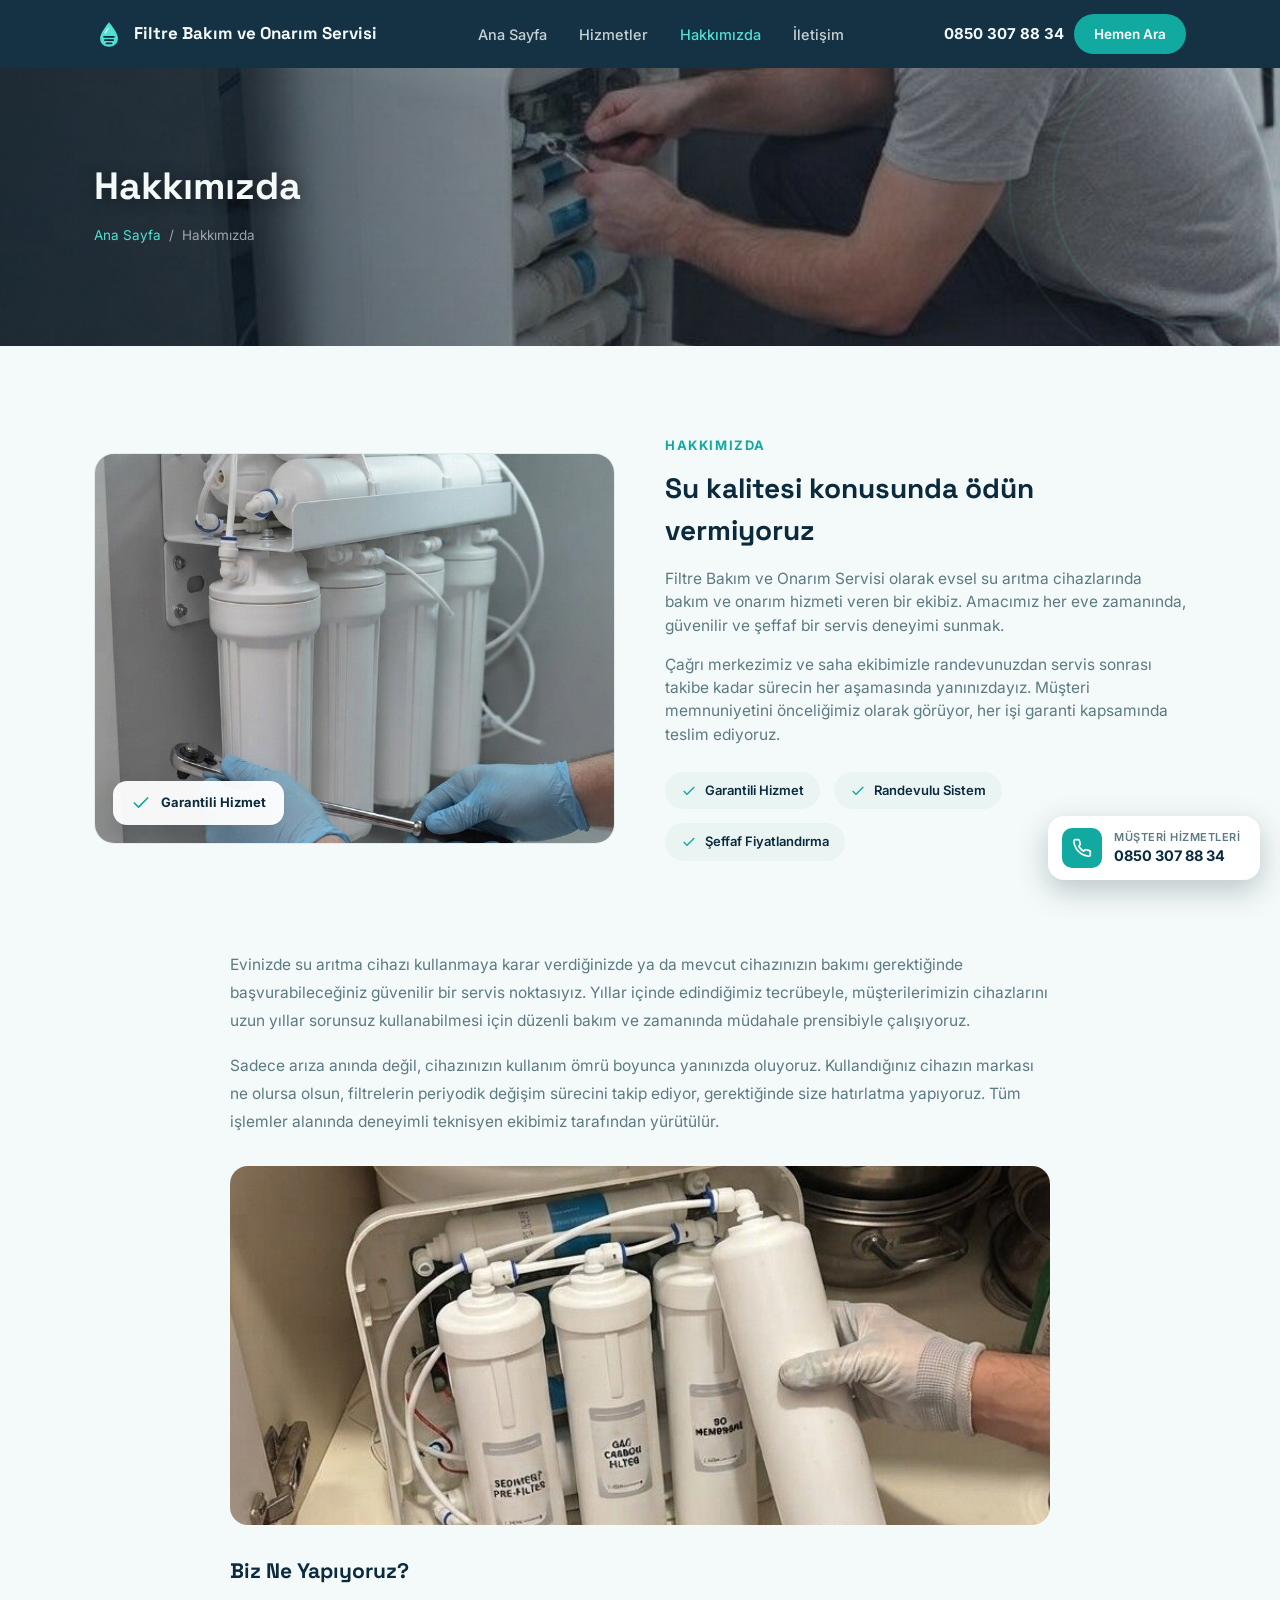
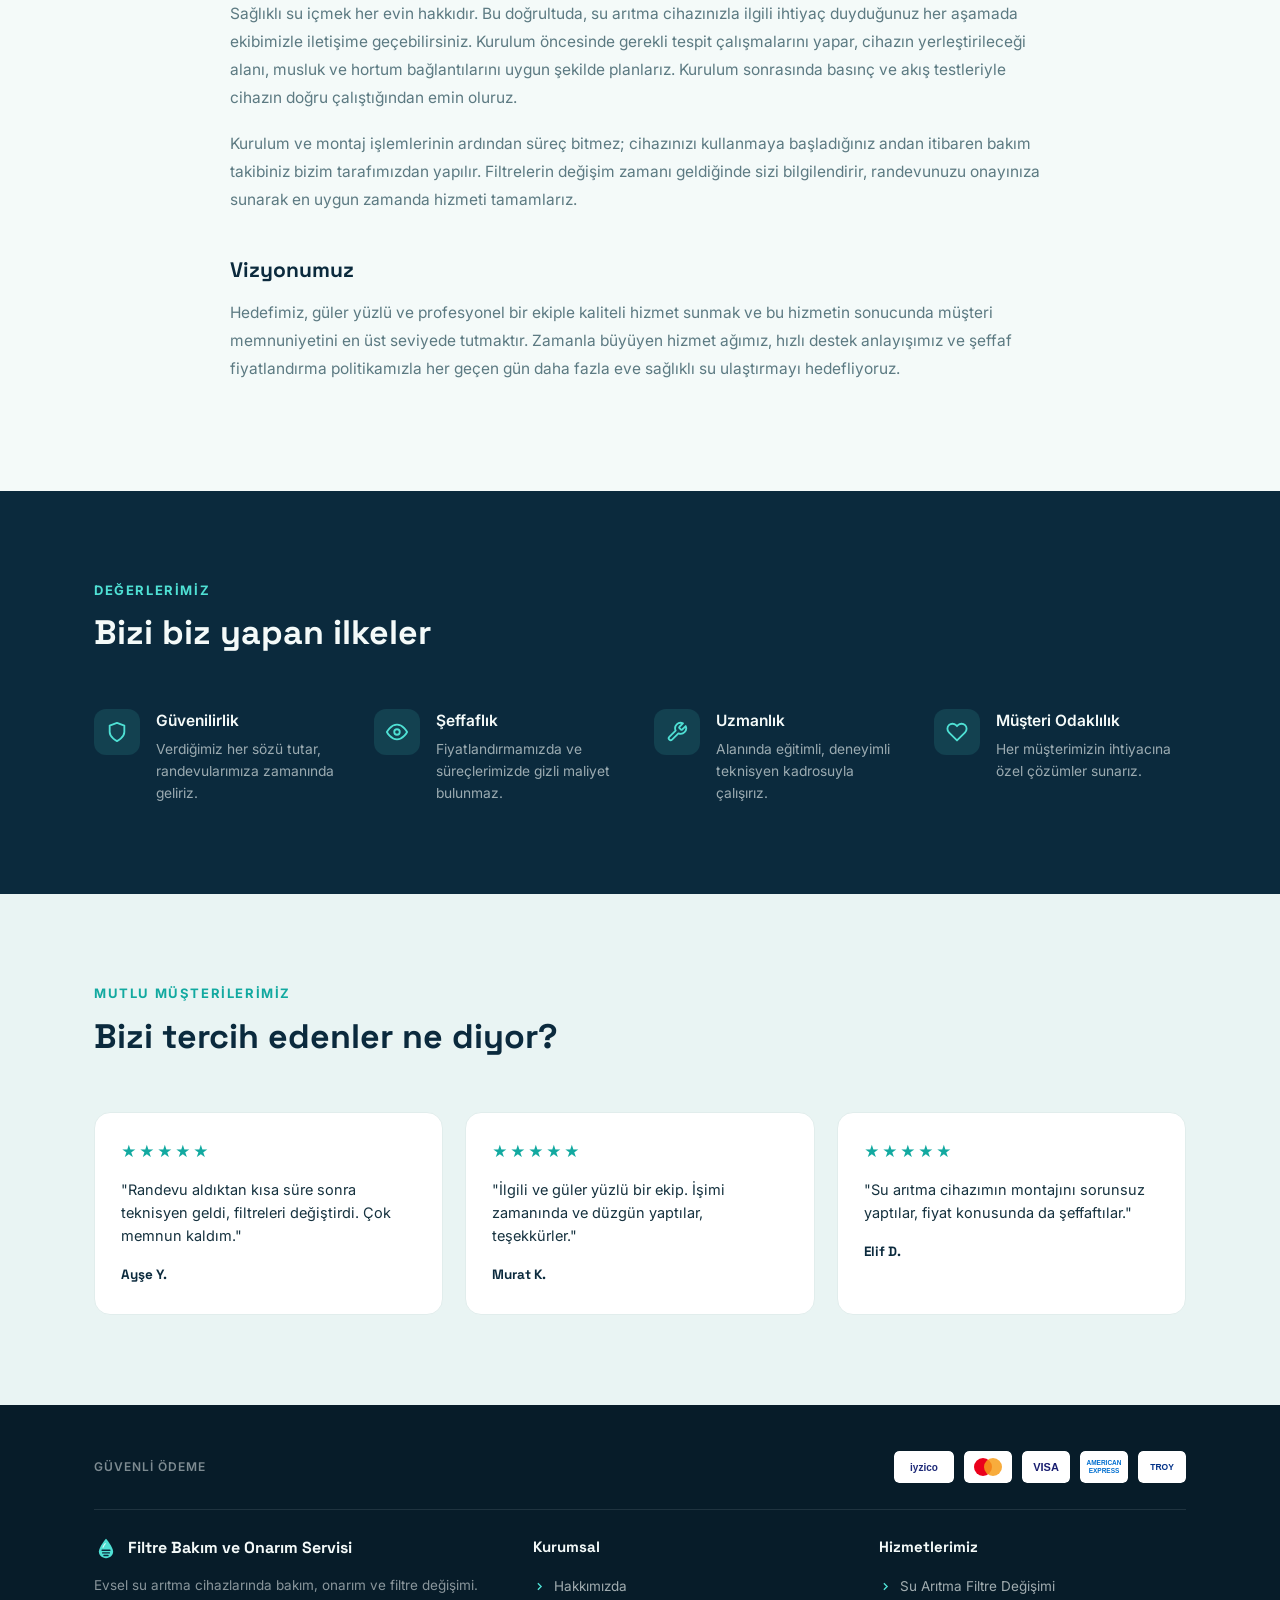
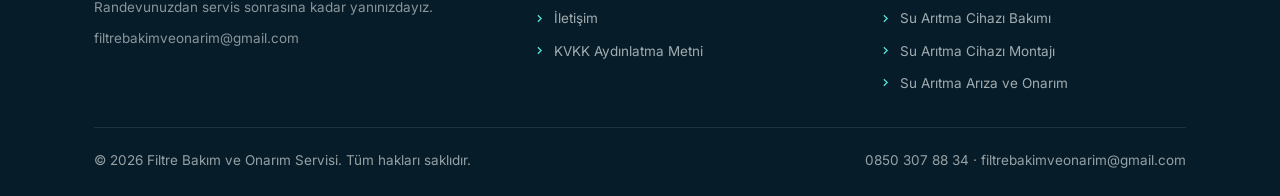
<file: hakkimizda.html>
<!DOCTYPE html>
<html lang="tr">
<head>
<meta charset="UTF-8">
<meta name="viewport" content="width=device-width, initial-scale=1.0">
<title>Hakkımızda | Filtre Bakım ve Onarım Servisi</title>
<meta name="description" content="Filtre Bakım ve Onarım Servisi: evsel su arıtma cihazlarında randevulu, garantili bakım ve onarım hizmeti veren ekibimizi tanıyın.">
<link rel="canonical" href="https://filtrebakimveonarim.com/hakkimizda">
<link rel="icon" href="/favicon.ico" sizes="32x32">
<link rel="icon" href="/favicon.svg" type="image/svg+xml">
<link rel="apple-touch-icon" href="/apple-touch-icon.png">
<meta name="theme-color" content="#0B2A3D">
<meta property="og:type" content="website">
<meta property="og:locale" content="tr_TR">
<meta property="og:site_name" content="Filtre Bakım ve Onarım Servisi">
<meta property="og:title" content="Hakkımızda | Filtre Bakım ve Onarım Servisi">
<meta property="og:description" content="Filtre Bakım ve Onarım Servisi: evsel su arıtma cihazlarında randevulu, garantili bakım ve onarım hizmeti veren ekibimizi tanıyın.">
<meta property="og:url" content="https://filtrebakimveonarim.com/hakkimizda">
<meta property="og:image" content="https://filtrebakimveonarim.com/assets/logo-512.png">
<link rel="stylesheet" href="style.css">
</head>
<body>

<header>
  <div class="container nav">
    <a href="index.html" class="logo">
      <svg viewBox="0 0 64 64" fill="none" aria-hidden="true"><path d="M32 7C32 7 13 29 13 41.5C13 52.3 21.5 59 32 59C42.5 59 51 52.3 51 41.5C51 29 32 7 32 7Z" fill="#4FE0D4"/><path d="M21.5 38H42.5M23 45H41M26.5 52H37.5" stroke="#0B2A3D" stroke-width="3.6" stroke-linecap="round"/><path d="M24 30C25.5 26.5 28 23 30 20.5" stroke="#FFFFFF" stroke-opacity=".8" stroke-width="3" stroke-linecap="round"/></svg>
      Filtre Bakım ve Onarım Servisi
    </a>
    <ul class="nav-links" id="site-menu">
      <li><a href="index.html">Ana Sayfa</a></li>
      <li><a href="hizmetler.html">Hizmetler</a></li>
      <li><a href="hakkimizda.html" class="active">Hakkımızda</a></li>
      <li><a href="iletisim.html">İletişim</a></li>
    </ul>
    <div class="nav-phone">
      <span class="num">0850 307 88 34</span>
      <a href="tel:08503078834" class="btn btn-primary" style="padding:10px 20px;font-size:13.5px;">Hemen Ara</a>
      <button class="nav-toggle" type="button" aria-label="Menüyü aç" aria-expanded="false" aria-controls="site-menu"><svg viewBox="0 0 24 24" fill="none" stroke-width="2.2" stroke-linecap="round" aria-hidden="true"><path d="M4 7h16M4 12h16M4 17h16"/></svg></button>
    </div>
  </div>
</header>

<section class="page-banner">
  <div class="banner-bg-slides">
    <img src="assets/ai/servis-8-ada-tezgah.jpg" class="active" alt="Mutfakta servis">
    <img src="assets/ai/servis-2-mavi-led-tezgah.jpg" alt="Tezgah altı bakım">
    <img src="assets/ai/servis-1-klasor-kontrol.jpg" alt="Servis kontrolü">
  </div>
  <div class="banner-overlay"></div>
  <svg class="hero-rings" viewBox="0 0 200 200" style="right:-100px;top:-70px;width:380px;height:380px;">
    <circle cx="100" cy="100" r="95" fill="none" stroke="#4FE0D4" stroke-opacity="0.14" stroke-width="1.5"/>
    <circle cx="100" cy="100" r="72" fill="none" stroke="#4FE0D4" stroke-opacity="0.2" stroke-width="1.5"/>
  </svg>
  <div class="container">
    <h1>Hakkımızda</h1>
    <div class="crumb"><a href="index.html">Ana Sayfa</a><span>/</span><span>Hakkımızda</span></div>
  </div>
</section>

<section class="section">
  <div class="container about">
    <div class="about-visual">
      <img src="assets/ai/servis-6-duvar-montaj.jpg" alt="Su arıtma bakım servisi">
      <div class="about-visual-badge">
        <svg viewBox="0 0 24 24" fill="none" stroke-width="2" stroke-linecap="round" stroke-linejoin="round"><path d="M20 6L9 17l-5-5"/></svg>
        <span>Garantili Hizmet</span>
      </div>
    </div>
    <div class="about-text">
      <span class="kicker" style="color:var(--teal);font-weight:700;font-size:13px;letter-spacing:1.6px;text-transform:uppercase;display:block;margin-bottom:12px;">Hakkımızda</span>
      <h2 style="font-size:28px;color:var(--navy);margin-bottom:16px;font-weight:700;">Su kalitesi konusunda ödün vermiyoruz</h2>
      <p>Filtre Bakım ve Onarım Servisi olarak evsel su arıtma cihazlarında bakım ve onarım hizmeti veren bir ekibiz. Amacımız her eve zamanında, güvenilir ve şeffaf bir servis deneyimi sunmak.</p>
      <p>Çağrı merkezimiz ve saha ekibimizle randevunuzdan servis sonrası takibe kadar sürecin her aşamasında yanınızdayız. Müşteri memnuniyetini önceliğimiz olarak görüyor, her işi garanti kapsamında teslim ediyoruz.</p>
      <div class="about-badges">
        <div class="badge"><svg viewBox="0 0 24 24" fill="none" stroke-width="2"><path d="M20 6L9 17l-5-5"/></svg>Garantili Hizmet</div>
        <div class="badge"><svg viewBox="0 0 24 24" fill="none" stroke-width="2"><path d="M20 6L9 17l-5-5"/></svg>Randevulu Sistem</div>
        <div class="badge"><svg viewBox="0 0 24 24" fill="none" stroke-width="2"><path d="M20 6L9 17l-5-5"/></svg>Şeffaf Fiyatlandırma</div>
      </div>
    </div>
  </div>
</section>

<section class="section" style="padding-top:0;">
  <div class="container">
    <div class="rich-content">
      <p>Evinizde su arıtma cihazı kullanmaya karar verdiğinizde ya da mevcut cihazınızın bakımı gerektiğinde başvurabileceğiniz güvenilir bir servis noktasıyız. Yıllar içinde edindiğimiz tecrübeyle, müşterilerimizin cihazlarını uzun yıllar sorunsuz kullanabilmesi için düzenli bakım ve zamanında müdahale prensibiyle çalışıyoruz.</p>
      <p>Sadece arıza anında değil, cihazınızın kullanım ömrü boyunca yanınızda oluyoruz. Kullandığınız cihazın markası ne olursa olsun, filtrelerin periyodik değişim sürecini takip ediyor, gerektiğinde size hatırlatma yapıyoruz. Tüm işlemler alanında deneyimli teknisyen ekibimiz tarafından yürütülür.</p>

      <div class="rich-img">
        <img loading="lazy" src="assets/ai/servis-4-filtre-degisim.jpg" alt="Filtre değişim süreci">
      </div>

      <h3>Biz Ne Yapıyoruz?</h3>
      <p>Sağlıklı su içmek her evin hakkıdır. Bu doğrultuda, su arıtma cihazınızla ilgili ihtiyaç duyduğunuz her aşamada ekibimizle iletişime geçebilirsiniz. Kurulum öncesinde gerekli tespit çalışmalarını yapar, cihazın yerleştirileceği alanı, musluk ve hortum bağlantılarını uygun şekilde planlarız. Kurulum sonrasında basınç ve akış testleriyle cihazın doğru çalıştığından emin oluruz.</p>
      <p>Kurulum ve montaj işlemlerinin ardından süreç bitmez; cihazınızı kullanmaya başladığınız andan itibaren bakım takibiniz bizim tarafımızdan yapılır. Filtrelerin değişim zamanı geldiğinde sizi bilgilendirir, randevunuzu onayınıza sunarak en uygun zamanda hizmeti tamamlarız.</p>

      <h3>Vizyonumuz</h3>
      <p>Hedefimiz, güler yüzlü ve profesyonel bir ekiple kaliteli hizmet sunmak ve bu hizmetin sonucunda müşteri memnuniyetini en üst seviyede tutmaktır. Zamanla büyüyen hizmet ağımız, hızlı destek anlayışımız ve şeffaf fiyatlandırma politikamızla her geçen gün daha fazla eve sağlıklı su ulaştırmayı hedefliyoruz.</p>
    </div>
  </div>
</section>

<section class="why section" style="margin-top:0;">
  <div class="container">
    <div class="section-head">
      <span class="kicker">Değerlerimiz</span>
      <h2>Bizi biz yapan ilkeler</h2>
    </div>
    <div class="why-grid">
      <div class="why-item">
        <div class="why-icon"><svg viewBox="0 0 24 24" fill="none" stroke-width="2" stroke-linecap="round" stroke-linejoin="round"><path d="M12 22s8-4 8-10V5l-8-3-8 3v7c0 6 8 10 8 10z"/></svg></div>
        <div><h4>Güvenilirlik</h4><p>Verdiğimiz her sözü tutar, randevularımıza zamanında geliriz.</p></div>
      </div>
      <div class="why-item">
        <div class="why-icon"><svg viewBox="0 0 24 24" fill="none" stroke-width="2" stroke-linecap="round" stroke-linejoin="round"><path d="M1 12s4-8 11-8 11 8 11 8-4 8-11 8-11-8-11-8z"/><circle cx="12" cy="12" r="3"/></svg></div>
        <div><h4>Şeffaflık</h4><p>Fiyatlandırmamızda ve süreçlerimizde gizli maliyet bulunmaz.</p></div>
      </div>
      <div class="why-item">
        <div class="why-icon"><svg viewBox="0 0 24 24" fill="none" stroke-width="2" stroke-linecap="round" stroke-linejoin="round"><path d="M14.7 6.3a1 1 0 0 0 0 1.4l1.6 1.6a1 1 0 0 0 1.4 0l3.77-3.77a6 6 0 0 1-7.94 7.94l-6.91 6.91a2.12 2.12 0 0 1-3-3l6.91-6.91a6 6 0 0 1 7.94-7.94l-3.76 3.76z"/></svg></div>
        <div><h4>Uzmanlık</h4><p>Alanında eğitimli, deneyimli teknisyen kadrosuyla çalışırız.</p></div>
      </div>
      <div class="why-item">
        <div class="why-icon"><svg viewBox="0 0 24 24" fill="none" stroke-width="2" stroke-linecap="round" stroke-linejoin="round"><path d="M20.84 4.61a5.5 5.5 0 0 0-7.78 0L12 5.67l-1.06-1.06a5.5 5.5 0 0 0-7.78 7.78l1.06 1.06L12 21.23l7.78-7.78 1.06-1.06a5.5 5.5 0 0 0 0-7.78z"/></svg></div>
        <div><h4>Müşteri Odaklılık</h4><p>Her müşterimizin ihtiyacına özel çözümler sunarız.</p></div>
      </div>
    </div>
  </div>
</section>

<section class="section testi">
  <div class="container">
    <div class="section-head">
      <span class="kicker">Mutlu Müşterilerimiz</span>
      <h2>Bizi tercih edenler ne diyor?</h2>
    </div>
    <div class="testi-grid">
      <div class="testi-card">
        <div class="stars">★★★★★</div>
        <p>"Randevu aldıktan kısa süre sonra teknisyen geldi, filtreleri değiştirdi. Çok memnun kaldım."</p>
        <div class="testi-name">Ayşe Y.</div>
      </div>
      <div class="testi-card">
        <div class="stars">★★★★★</div>
        <p>"İlgili ve güler yüzlü bir ekip. İşimi zamanında ve düzgün yaptılar, teşekkürler."</p>
        <div class="testi-name">Murat K.</div>
      </div>
      <div class="testi-card">
        <div class="stars">★★★★★</div>
        <p>"Su arıtma cihazımın montajını sorunsuz yaptılar, fiyat konusunda da şeffaftılar."</p>
        <div class="testi-name">Elif D.</div>
      </div>
    </div>
  </div>
</section>

<footer>
  <div class="container">
    <div class="payment-strip">
      <span class="payment-label">Güvenli Ödeme</span>
      <div class="payment-icons">
        <svg viewBox="0 0 60 32" width="60" height="32"><rect width="60" height="32" rx="5" fill="#fff"/><text x="30" y="20" font-family="Arial" font-weight="700" font-size="10" fill="#1E2A78" text-anchor="middle">iyzico</text></svg>
        <svg viewBox="0 0 48 32" width="48" height="32"><rect width="48" height="32" rx="5" fill="#fff"/><circle cx="19" cy="16" r="9" fill="#EB001B"/><circle cx="29" cy="16" r="9" fill="#F79E1B" fill-opacity="0.85"/></svg>
        <svg viewBox="0 0 48 32" width="48" height="32"><rect width="48" height="32" rx="5" fill="#fff"/><text x="24" y="20" font-family="Arial" font-weight="700" font-size="11" fill="#1A1F71" text-anchor="middle">VISA</text></svg>
        <svg viewBox="0 0 48 32" width="48" height="32"><rect width="48" height="32" rx="5" fill="#fff"/><text x="24" y="14" font-family="Arial" font-weight="700" font-size="6.5" fill="#016FD0" text-anchor="middle">AMERICAN</text><text x="24" y="22" font-family="Arial" font-weight="700" font-size="6.5" fill="#016FD0" text-anchor="middle">EXPRESS</text></svg>
        <svg viewBox="0 0 48 32" width="48" height="32"><rect width="48" height="32" rx="5" fill="#fff"/><text x="24" y="19" font-family="Arial" font-weight="700" font-size="8.5" fill="#003087" text-anchor="middle">TROY</text></svg>
      </div>
    </div>
    <div class="footer-cols">
      <div class="footer-col">
        <div class="footer-logo">
          <svg viewBox="0 0 64 64" fill="none" aria-hidden="true"><path d="M32 7C32 7 13 29 13 41.5C13 52.3 21.5 59 32 59C42.5 59 51 52.3 51 41.5C51 29 32 7 32 7Z" fill="#4FE0D4"/><path d="M21.5 38H42.5M23 45H41M26.5 52H37.5" stroke="#0B2A3D" stroke-width="3.6" stroke-linecap="round"/><path d="M24 30C25.5 26.5 28 23 30 20.5" stroke="#FFFFFF" stroke-opacity=".8" stroke-width="3" stroke-linecap="round"/></svg>
          Filtre Bakım ve Onarım Servisi
        </div>
        <p class="about-line">Evsel su arıtma cihazlarında bakım, onarım ve filtre değişimi. Randevunuzdan servis sonrasına kadar yanınızdayız.</p>
        <p class="about-line" style="margin-top:8px;"><a href="mailto:filtrebakimveonarim@gmail.com" style="color:inherit;">filtrebakimveonarim@gmail.com</a></p>
      </div>
      <div class="footer-col">
        <h4>Kurumsal</h4>
        <ul>
          <li><a href="hakkimizda.html"><svg viewBox="0 0 24 24" fill="none" stroke-width="2.5"><path d="M9 18l6-6-6-6"/></svg>Hakkımızda</a></li>
          <li><a href="iletisim.html"><svg viewBox="0 0 24 24" fill="none" stroke-width="2.5"><path d="M9 18l6-6-6-6"/></svg>İletişim</a></li>
          <li><a href="kvkk.html"><svg viewBox="0 0 24 24" fill="none" stroke-width="2.5"><path d="M9 18l6-6-6-6"/></svg>KVKK Aydınlatma Metni</a></li>
        </ul>
      </div>
      <div class="footer-col">
        <h4>Hizmetlerimiz</h4>
        <ul>
          <li><a href="filtre-degisimi.html"><svg viewBox="0 0 24 24" fill="none" stroke-width="2.5"><path d="M9 18l6-6-6-6"/></svg>Su Arıtma Filtre Değişimi</a></li>
          <li><a href="su-aritma-bakimi.html"><svg viewBox="0 0 24 24" fill="none" stroke-width="2.5"><path d="M9 18l6-6-6-6"/></svg>Su Arıtma Cihazı Bakımı</a></li>
          <li><a href="cihaz-montaji.html"><svg viewBox="0 0 24 24" fill="none" stroke-width="2.5"><path d="M9 18l6-6-6-6"/></svg>Su Arıtma Cihazı Montajı</a></li>
          <li><a href="ariza-onarim.html"><svg viewBox="0 0 24 24" fill="none" stroke-width="2.5"><path d="M9 18l6-6-6-6"/></svg>Su Arıtma Arıza ve Onarım</a></li>
        </ul>
      </div>
    </div>
    <div class="footer-bottom">
      <span>© 2026 Filtre Bakım ve Onarım Servisi. Tüm hakları saklıdır.</span>
      <span>0850 307 88 34 · filtrebakimveonarim@gmail.com</span>
    </div>
  </div>
</footer>

<a href="tel:08503078834" class="floating-call">
  <div class="icon-wrap"><svg viewBox="0 0 24 24" fill="none" stroke-width="2" stroke-linecap="round" stroke-linejoin="round"><path d="M22 16.92v3a2 2 0 0 1-2.18 2 19.79 19.79 0 0 1-8.63-3.07 19.5 19.5 0 0 1-6-6 19.79 19.79 0 0 1-3.07-8.67A2 2 0 0 1 4.11 2h3a2 2 0 0 1 2 1.72c.127.96.362 1.903.7 2.81a2 2 0 0 1-.45 2.11L8.09 9.91a16 16 0 0 0 6 6l1.27-1.27a2 2 0 0 1 2.11-.45c.907.338 1.85.573 2.81.7A2 2 0 0 1 22 16.92z"/></svg></div>
  <div>
    <div class="label">Müşteri Hizmetleri</div>
    <div class="number">0850 307 88 34</div>
  </div>
</a>

<script>
(function(){
  document.querySelectorAll('.hero-bg-slides, .banner-bg-slides').forEach(function(container){
    var slides = container.querySelectorAll('img');
    if(slides.length < 2) return;
    var i = 0;
    setInterval(function(){
      slides[i].classList.remove('active');
      i = (i+1) % slides.length;
      slides[i].classList.add('active');
    }, 4000);
  });
})();
</script>
<script>
(function(){
  var b=document.querySelector('.nav-toggle'), m=document.getElementById('site-menu');
  if(!b||!m) return;
  b.addEventListener('click',function(){
    var o=m.classList.toggle('open');
    b.setAttribute('aria-expanded',o?'true':'false');
    b.setAttribute('aria-label',o?'Menüyü kapat':'Menüyü aç');
  });
})();
</script>
</body>
</html>
</file>
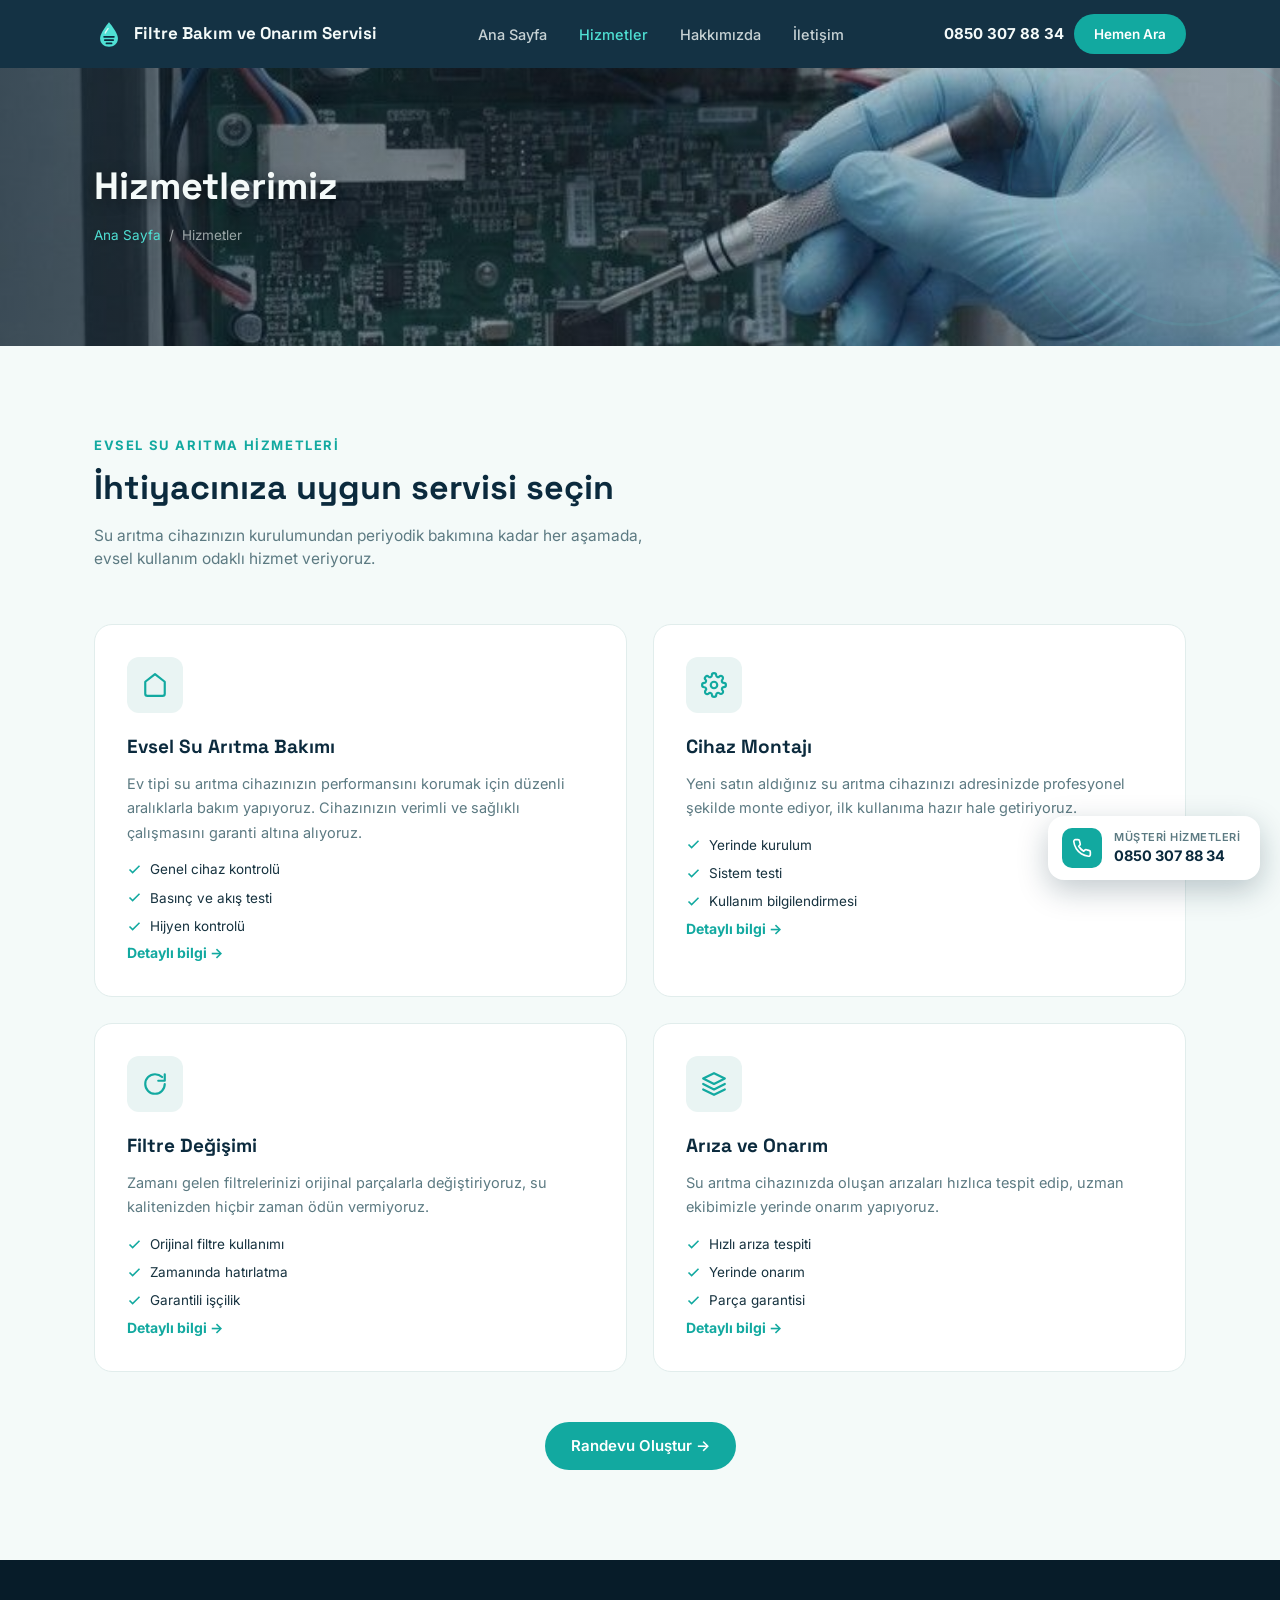
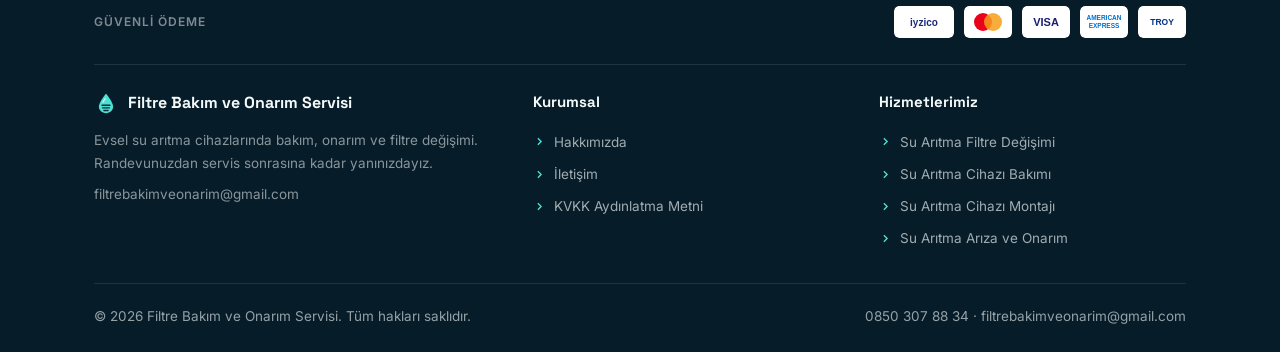
<file: hizmetler.html>
<!DOCTYPE html>
<html lang="tr">
<head>
<meta charset="UTF-8">
<meta name="viewport" content="width=device-width, initial-scale=1.0">
<title>Hizmetlerimiz | Filtre Bakım ve Onarım Servisi</title>
<meta name="description" content="Su arıtma cihazları için filtre değişimi, periyodik bakım, cihaz montajı ve arıza onarımı hizmetlerimizi inceleyin.">
<link rel="canonical" href="https://filtrebakimveonarim.com/hizmetler">
<link rel="icon" href="/favicon.ico" sizes="32x32">
<link rel="icon" href="/favicon.svg" type="image/svg+xml">
<link rel="apple-touch-icon" href="/apple-touch-icon.png">
<meta name="theme-color" content="#0B2A3D">
<meta property="og:type" content="website">
<meta property="og:locale" content="tr_TR">
<meta property="og:site_name" content="Filtre Bakım ve Onarım Servisi">
<meta property="og:title" content="Hizmetlerimiz | Filtre Bakım ve Onarım Servisi">
<meta property="og:description" content="Su arıtma cihazları için filtre değişimi, periyodik bakım, cihaz montajı ve arıza onarımı hizmetlerimizi inceleyin.">
<meta property="og:url" content="https://filtrebakimveonarim.com/hizmetler">
<meta property="og:image" content="https://filtrebakimveonarim.com/assets/logo-512.png">
<link rel="stylesheet" href="style.css">
</head>
<body>

<header>
  <div class="container nav">
    <a href="index.html" class="logo">
      <svg viewBox="0 0 64 64" fill="none" aria-hidden="true"><path d="M32 7C32 7 13 29 13 41.5C13 52.3 21.5 59 32 59C42.5 59 51 52.3 51 41.5C51 29 32 7 32 7Z" fill="#4FE0D4"/><path d="M21.5 38H42.5M23 45H41M26.5 52H37.5" stroke="#0B2A3D" stroke-width="3.6" stroke-linecap="round"/><path d="M24 30C25.5 26.5 28 23 30 20.5" stroke="#FFFFFF" stroke-opacity=".8" stroke-width="3" stroke-linecap="round"/></svg>
      Filtre Bakım ve Onarım Servisi
    </a>
    <ul class="nav-links" id="site-menu">
      <li><a href="index.html">Ana Sayfa</a></li>
      <li><a href="hizmetler.html" class="active">Hizmetler</a></li>
      <li><a href="hakkimizda.html">Hakkımızda</a></li>
      <li><a href="iletisim.html">İletişim</a></li>
    </ul>
    <div class="nav-phone">
      <span class="num">0850 307 88 34</span>
      <a href="tel:08503078834" class="btn btn-primary" style="padding:10px 20px;font-size:13.5px;">Hemen Ara</a>
      <button class="nav-toggle" type="button" aria-label="Menüyü aç" aria-expanded="false" aria-controls="site-menu"><svg viewBox="0 0 24 24" fill="none" stroke-width="2.2" stroke-linecap="round" aria-hidden="true"><path d="M4 7h16M4 12h16M4 17h16"/></svg></button>
    </div>
  </div>
</header>

<section class="page-banner">
  <div class="banner-bg-slides">
    <img src="assets/ai/servis-3-devre-karti.jpg" class="active" alt="Devre kartı bakımı">
    <img src="assets/ai/servis-4-filtre-degisim.jpg" alt="Filtre değişimi">
    <img src="assets/ai/servis-6-duvar-montaj.jpg" alt="Duvar montajı">
  </div>
  <div class="banner-overlay"></div>
  <svg class="hero-rings" viewBox="0 0 200 200" style="right:-100px;top:-70px;width:380px;height:380px;">
    <circle cx="100" cy="100" r="95" fill="none" stroke="#4FE0D4" stroke-opacity="0.14" stroke-width="1.5"/>
    <circle cx="100" cy="100" r="72" fill="none" stroke="#4FE0D4" stroke-opacity="0.2" stroke-width="1.5"/>
  </svg>
  <div class="container">
    <h1>Hizmetlerimiz</h1>
    <div class="crumb"><a href="index.html">Ana Sayfa</a><span>/</span><span>Hizmetler</span></div>
  </div>
</section>

<section class="section">
  <div class="container">
    <div class="section-head">
      <span class="kicker">Evsel Su Arıtma Hizmetleri</span>
      <h2>İhtiyacınıza uygun servisi seçin</h2>
      <p>Su arıtma cihazınızın kurulumundan periyodik bakımına kadar her aşamada, evsel kullanım odaklı hizmet veriyoruz.</p>
    </div>

    <div class="service-detail">
      <div class="service-detail-card">
        <div class="service-icon"><svg viewBox="0 0 24 24" fill="none" stroke-width="2" stroke-linecap="round" stroke-linejoin="round"><path d="M3 9l9-7 9 7v11a2 2 0 0 1-2 2H5a2 2 0 0 1-2-2z"/></svg></div>
        <h3><a href="su-aritma-bakimi.html" class="card-link">Evsel Su Arıtma Bakımı</a></h3>
        <p>Ev tipi su arıtma cihazınızın performansını korumak için düzenli aralıklarla bakım yapıyoruz. Cihazınızın verimli ve sağlıklı çalışmasını garanti altına alıyoruz.</p>
        <ul>
          <li><svg viewBox="0 0 24 24" fill="none" stroke-width="2.5"><path d="M20 6L9 17l-5-5"/></svg>Genel cihaz kontrolü</li>
          <li><svg viewBox="0 0 24 24" fill="none" stroke-width="2.5"><path d="M20 6L9 17l-5-5"/></svg>Basınç ve akış testi</li>
          <li><svg viewBox="0 0 24 24" fill="none" stroke-width="2.5"><path d="M20 6L9 17l-5-5"/></svg>Hijyen kontrolü</li>
        </ul>
        <a href="su-aritma-bakimi.html" class="more-link">Detaylı bilgi →</a>
      </div>

      <div class="service-detail-card">
        <div class="service-icon"><svg viewBox="0 0 24 24" fill="none" stroke-width="2" stroke-linecap="round" stroke-linejoin="round"><circle cx="12" cy="12" r="3"/><path d="M19.4 15a1.65 1.65 0 0 0 .33 1.82l.06.06a2 2 0 1 1-2.83 2.83l-.06-.06a1.65 1.65 0 0 0-1.82-.33 1.65 1.65 0 0 0-1 1.51V21a2 2 0 0 1-4 0v-.09A1.65 1.65 0 0 0 9 19.4a1.65 1.65 0 0 0-1.82.33l-.06.06a2 2 0 1 1-2.83-2.83l.06-.06a1.65 1.65 0 0 0 .33-1.82 1.65 1.65 0 0 0-1.51-1H3a2 2 0 0 1 0-4h.09A1.65 1.65 0 0 0 4.6 9a1.65 1.65 0 0 0-.33-1.82l-.06-.06a2 2 0 1 1 2.83-2.83l.06.06a1.65 1.65 0 0 0 1.82.33H9a1.65 1.65 0 0 0 1-1.51V3a2 2 0 0 1 4 0v.09a1.65 1.65 0 0 0 1 1.51 1.65 1.65 0 0 0 1.82-.33l.06-.06a2 2 0 1 1 2.83 2.83l-.06.06a1.65 1.65 0 0 0-.33 1.82V9a1.65 1.65 0 0 0 1.51 1H21a2 2 0 0 1 0 4h-.09a1.65 1.65 0 0 0-1.51 1z"/></svg></div>
        <h3><a href="cihaz-montaji.html" class="card-link">Cihaz Montajı</a></h3>
        <p>Yeni satın aldığınız su arıtma cihazınızı adresinizde profesyonel şekilde monte ediyor, ilk kullanıma hazır hale getiriyoruz.</p>
        <ul>
          <li><svg viewBox="0 0 24 24" fill="none" stroke-width="2.5"><path d="M20 6L9 17l-5-5"/></svg>Yerinde kurulum</li>
          <li><svg viewBox="0 0 24 24" fill="none" stroke-width="2.5"><path d="M20 6L9 17l-5-5"/></svg>Sistem testi</li>
          <li><svg viewBox="0 0 24 24" fill="none" stroke-width="2.5"><path d="M20 6L9 17l-5-5"/></svg>Kullanım bilgilendirmesi</li>
        </ul>
        <a href="cihaz-montaji.html" class="more-link">Detaylı bilgi →</a>
      </div>

      <div class="service-detail-card">
        <div class="service-icon"><svg viewBox="0 0 24 24" fill="none" stroke-width="2" stroke-linecap="round" stroke-linejoin="round"><path d="M21 12a9 9 0 1 1-9-9c2.52 0 4.85.99 6.57 2.6"/><path d="M21 3v6h-6"/></svg></div>
        <h3><a href="filtre-degisimi.html" class="card-link">Filtre Değişimi</a></h3>
        <p>Zamanı gelen filtrelerinizi orijinal parçalarla değiştiriyoruz, su kalitenizden hiçbir zaman ödün vermiyoruz.</p>
        <ul>
          <li><svg viewBox="0 0 24 24" fill="none" stroke-width="2.5"><path d="M20 6L9 17l-5-5"/></svg>Orijinal filtre kullanımı</li>
          <li><svg viewBox="0 0 24 24" fill="none" stroke-width="2.5"><path d="M20 6L9 17l-5-5"/></svg>Zamanında hatırlatma</li>
          <li><svg viewBox="0 0 24 24" fill="none" stroke-width="2.5"><path d="M20 6L9 17l-5-5"/></svg>Garantili işçilik</li>
        </ul>
        <a href="filtre-degisimi.html" class="more-link">Detaylı bilgi →</a>
      </div>

      <div class="service-detail-card">
        <div class="service-icon"><svg viewBox="0 0 24 24" fill="none" stroke-width="2" stroke-linecap="round" stroke-linejoin="round"><path d="M12 2L2 7l10 5 10-5-10-5z"/><path d="M2 17l10 5 10-5"/><path d="M2 12l10 5 10-5"/></svg></div>
        <h3><a href="ariza-onarim.html" class="card-link">Arıza ve Onarım</a></h3>
        <p>Su arıtma cihazınızda oluşan arızaları hızlıca tespit edip, uzman ekibimizle yerinde onarım yapıyoruz.</p>
        <ul>
          <li><svg viewBox="0 0 24 24" fill="none" stroke-width="2.5"><path d="M20 6L9 17l-5-5"/></svg>Hızlı arıza tespiti</li>
          <li><svg viewBox="0 0 24 24" fill="none" stroke-width="2.5"><path d="M20 6L9 17l-5-5"/></svg>Yerinde onarım</li>
          <li><svg viewBox="0 0 24 24" fill="none" stroke-width="2.5"><path d="M20 6L9 17l-5-5"/></svg>Parça garantisi</li>
        </ul>
        <a href="ariza-onarim.html" class="more-link">Detaylı bilgi →</a>
      </div>
    </div>

    <div style="text-align:center;margin-top:50px;">
      <a href="iletisim.html" class="btn btn-primary">Randevu Oluştur →</a>
    </div>
  </div>
</section>

<footer>
  <div class="container">
    <div class="payment-strip">
      <span class="payment-label">Güvenli Ödeme</span>
      <div class="payment-icons">
        <svg viewBox="0 0 60 32" width="60" height="32"><rect width="60" height="32" rx="5" fill="#fff"/><text x="30" y="20" font-family="Arial" font-weight="700" font-size="10" fill="#1E2A78" text-anchor="middle">iyzico</text></svg>
        <svg viewBox="0 0 48 32" width="48" height="32"><rect width="48" height="32" rx="5" fill="#fff"/><circle cx="19" cy="16" r="9" fill="#EB001B"/><circle cx="29" cy="16" r="9" fill="#F79E1B" fill-opacity="0.85"/></svg>
        <svg viewBox="0 0 48 32" width="48" height="32"><rect width="48" height="32" rx="5" fill="#fff"/><text x="24" y="20" font-family="Arial" font-weight="700" font-size="11" fill="#1A1F71" text-anchor="middle">VISA</text></svg>
        <svg viewBox="0 0 48 32" width="48" height="32"><rect width="48" height="32" rx="5" fill="#fff"/><text x="24" y="14" font-family="Arial" font-weight="700" font-size="6.5" fill="#016FD0" text-anchor="middle">AMERICAN</text><text x="24" y="22" font-family="Arial" font-weight="700" font-size="6.5" fill="#016FD0" text-anchor="middle">EXPRESS</text></svg>
        <svg viewBox="0 0 48 32" width="48" height="32"><rect width="48" height="32" rx="5" fill="#fff"/><text x="24" y="19" font-family="Arial" font-weight="700" font-size="8.5" fill="#003087" text-anchor="middle">TROY</text></svg>
      </div>
    </div>
    <div class="footer-cols">
      <div class="footer-col">
        <div class="footer-logo">
          <svg viewBox="0 0 64 64" fill="none" aria-hidden="true"><path d="M32 7C32 7 13 29 13 41.5C13 52.3 21.5 59 32 59C42.5 59 51 52.3 51 41.5C51 29 32 7 32 7Z" fill="#4FE0D4"/><path d="M21.5 38H42.5M23 45H41M26.5 52H37.5" stroke="#0B2A3D" stroke-width="3.6" stroke-linecap="round"/><path d="M24 30C25.5 26.5 28 23 30 20.5" stroke="#FFFFFF" stroke-opacity=".8" stroke-width="3" stroke-linecap="round"/></svg>
          Filtre Bakım ve Onarım Servisi
        </div>
        <p class="about-line">Evsel su arıtma cihazlarında bakım, onarım ve filtre değişimi. Randevunuzdan servis sonrasına kadar yanınızdayız.</p>
        <p class="about-line" style="margin-top:8px;"><a href="mailto:filtrebakimveonarim@gmail.com" style="color:inherit;">filtrebakimveonarim@gmail.com</a></p>
      </div>
      <div class="footer-col">
        <h4>Kurumsal</h4>
        <ul>
          <li><a href="hakkimizda.html"><svg viewBox="0 0 24 24" fill="none" stroke-width="2.5"><path d="M9 18l6-6-6-6"/></svg>Hakkımızda</a></li>
          <li><a href="iletisim.html"><svg viewBox="0 0 24 24" fill="none" stroke-width="2.5"><path d="M9 18l6-6-6-6"/></svg>İletişim</a></li>
          <li><a href="kvkk.html"><svg viewBox="0 0 24 24" fill="none" stroke-width="2.5"><path d="M9 18l6-6-6-6"/></svg>KVKK Aydınlatma Metni</a></li>
        </ul>
      </div>
      <div class="footer-col">
        <h4>Hizmetlerimiz</h4>
        <ul>
          <li><a href="filtre-degisimi.html"><svg viewBox="0 0 24 24" fill="none" stroke-width="2.5"><path d="M9 18l6-6-6-6"/></svg>Su Arıtma Filtre Değişimi</a></li>
          <li><a href="su-aritma-bakimi.html"><svg viewBox="0 0 24 24" fill="none" stroke-width="2.5"><path d="M9 18l6-6-6-6"/></svg>Su Arıtma Cihazı Bakımı</a></li>
          <li><a href="cihaz-montaji.html"><svg viewBox="0 0 24 24" fill="none" stroke-width="2.5"><path d="M9 18l6-6-6-6"/></svg>Su Arıtma Cihazı Montajı</a></li>
          <li><a href="ariza-onarim.html"><svg viewBox="0 0 24 24" fill="none" stroke-width="2.5"><path d="M9 18l6-6-6-6"/></svg>Su Arıtma Arıza ve Onarım</a></li>
        </ul>
      </div>
    </div>
    <div class="footer-bottom">
      <span>© 2026 Filtre Bakım ve Onarım Servisi. Tüm hakları saklıdır.</span>
      <span>0850 307 88 34 · filtrebakimveonarim@gmail.com</span>
    </div>
  </div>
</footer>

<a href="tel:08503078834" class="floating-call">
  <div class="icon-wrap"><svg viewBox="0 0 24 24" fill="none" stroke-width="2" stroke-linecap="round" stroke-linejoin="round"><path d="M22 16.92v3a2 2 0 0 1-2.18 2 19.79 19.79 0 0 1-8.63-3.07 19.5 19.5 0 0 1-6-6 19.79 19.79 0 0 1-3.07-8.67A2 2 0 0 1 4.11 2h3a2 2 0 0 1 2 1.72c.127.96.362 1.903.7 2.81a2 2 0 0 1-.45 2.11L8.09 9.91a16 16 0 0 0 6 6l1.27-1.27a2 2 0 0 1 2.11-.45c.907.338 1.85.573 2.81.7A2 2 0 0 1 22 16.92z"/></svg></div>
  <div>
    <div class="label">Müşteri Hizmetleri</div>
    <div class="number">0850 307 88 34</div>
  </div>
</a>

<script>
(function(){
  document.querySelectorAll('.hero-bg-slides, .banner-bg-slides').forEach(function(container){
    var slides = container.querySelectorAll('img');
    if(slides.length < 2) return;
    var i = 0;
    setInterval(function(){
      slides[i].classList.remove('active');
      i = (i+1) % slides.length;
      slides[i].classList.add('active');
    }, 4000);
  });
})();
</script>
<script>
(function(){
  var b=document.querySelector('.nav-toggle'), m=document.getElementById('site-menu');
  if(!b||!m) return;
  b.addEventListener('click',function(){
    var o=m.classList.toggle('open');
    b.setAttribute('aria-expanded',o?'true':'false');
    b.setAttribute('aria-label',o?'Menüyü kapat':'Menüyü aç');
  });
})();
</script>
</body>
</html>
</file>
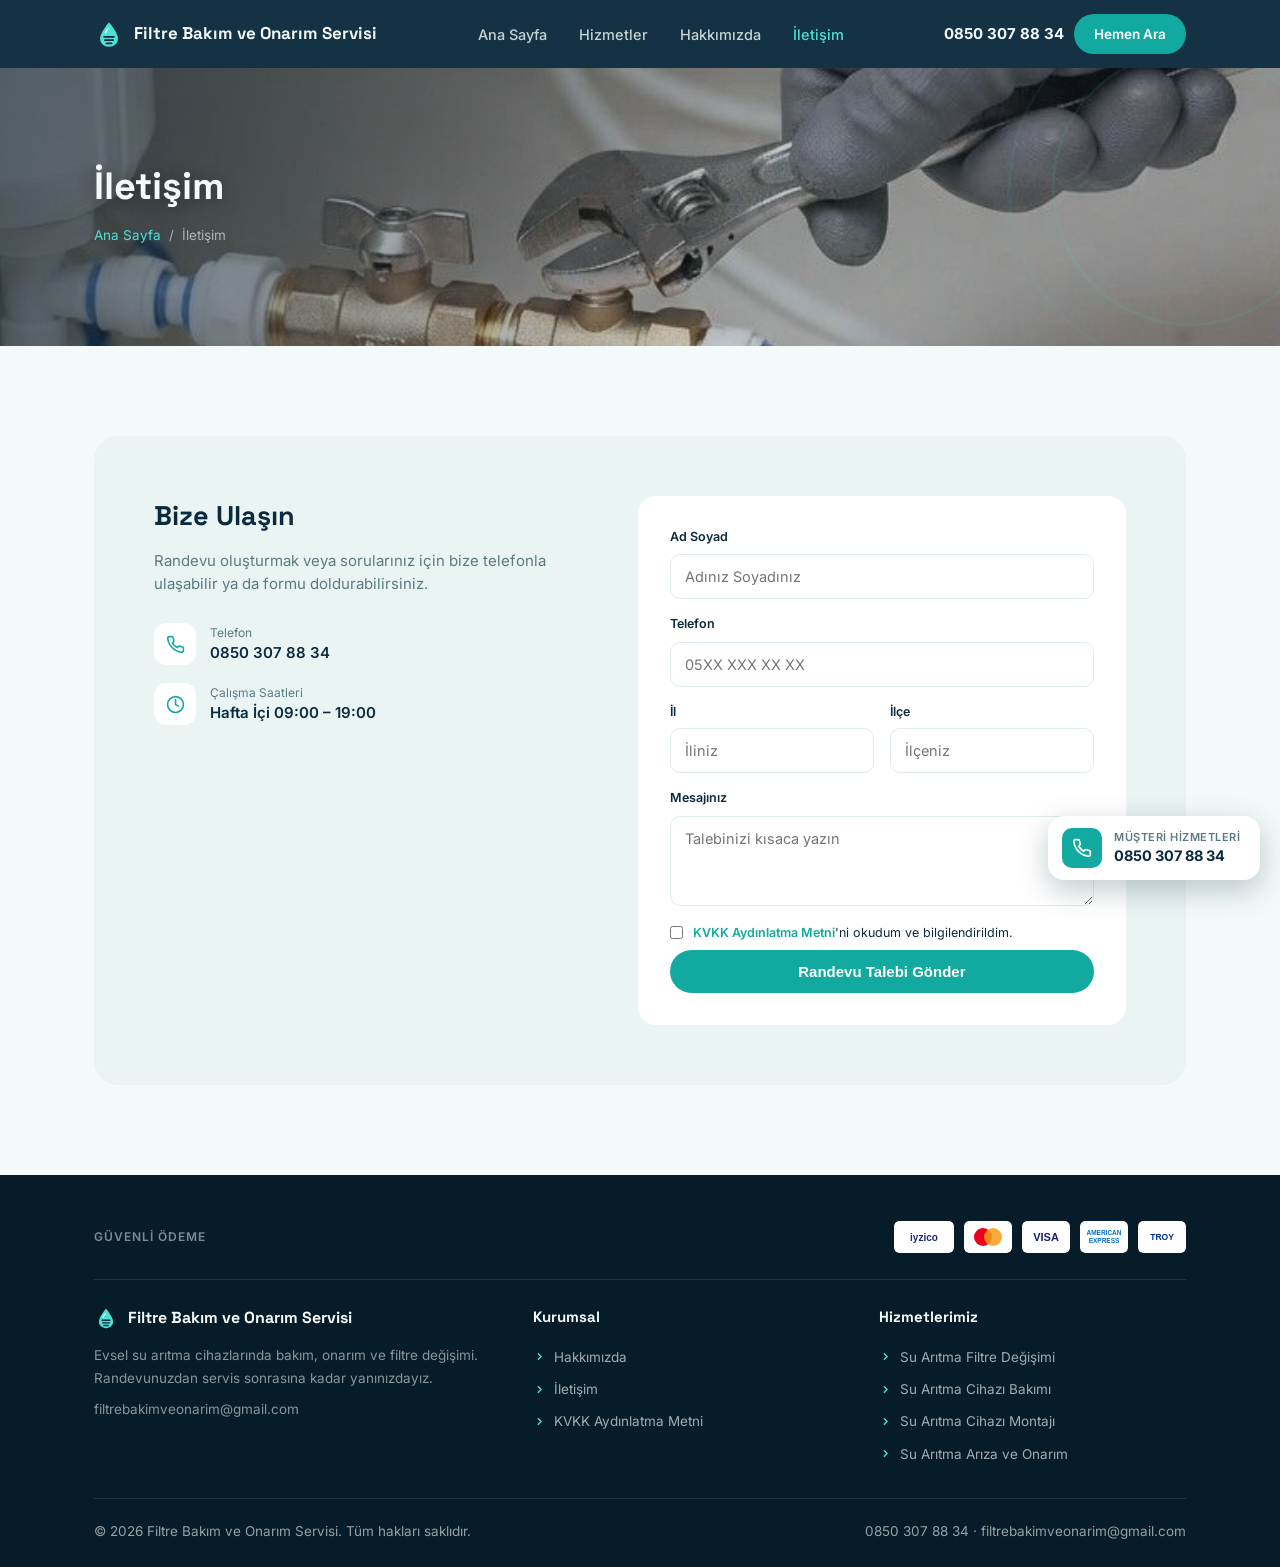
<file: iletisim.html>
<!DOCTYPE html>
<html lang="tr">
<head>
<meta charset="UTF-8">
<meta name="viewport" content="width=device-width, initial-scale=1.0">
<title>İletişim | Filtre Bakım ve Onarım Servisi</title>
<meta name="description" content="Su arıtma bakım, filtre değişimi ve montaj randevusu için bize ulaşın: 0850 307 88 34 veya randevu formu.">
<link rel="canonical" href="https://filtrebakimveonarim.com/iletisim">
<link rel="icon" href="/favicon.ico" sizes="32x32">
<link rel="icon" href="/favicon.svg" type="image/svg+xml">
<link rel="apple-touch-icon" href="/apple-touch-icon.png">
<meta name="theme-color" content="#0B2A3D">
<meta property="og:type" content="website">
<meta property="og:locale" content="tr_TR">
<meta property="og:site_name" content="Filtre Bakım ve Onarım Servisi">
<meta property="og:title" content="İletişim | Filtre Bakım ve Onarım Servisi">
<meta property="og:description" content="Su arıtma bakım, filtre değişimi ve montaj randevusu için bize ulaşın: 0850 307 88 34 veya randevu formu.">
<meta property="og:url" content="https://filtrebakimveonarim.com/iletisim">
<meta property="og:image" content="https://filtrebakimveonarim.com/assets/logo-512.png">
<link rel="stylesheet" href="style.css">
</head>
<body>

<header>
  <div class="container nav">
    <a href="index.html" class="logo">
      <svg viewBox="0 0 64 64" fill="none" aria-hidden="true"><path d="M32 7C32 7 13 29 13 41.5C13 52.3 21.5 59 32 59C42.5 59 51 52.3 51 41.5C51 29 32 7 32 7Z" fill="#4FE0D4"/><path d="M21.5 38H42.5M23 45H41M26.5 52H37.5" stroke="#0B2A3D" stroke-width="3.6" stroke-linecap="round"/><path d="M24 30C25.5 26.5 28 23 30 20.5" stroke="#FFFFFF" stroke-opacity=".8" stroke-width="3" stroke-linecap="round"/></svg>
      Filtre Bakım ve Onarım Servisi
    </a>
    <ul class="nav-links" id="site-menu">
      <li><a href="index.html">Ana Sayfa</a></li>
      <li><a href="hizmetler.html">Hizmetler</a></li>
      <li><a href="hakkimizda.html">Hakkımızda</a></li>
      <li><a href="iletisim.html" class="active">İletişim</a></li>
    </ul>
    <div class="nav-phone">
      <span class="num">0850 307 88 34</span>
      <a href="tel:08503078834" class="btn btn-primary" style="padding:10px 20px;font-size:13.5px;">Hemen Ara</a>
      <button class="nav-toggle" type="button" aria-label="Menüyü aç" aria-expanded="false" aria-controls="site-menu"><svg viewBox="0 0 24 24" fill="none" stroke-width="2.2" stroke-linecap="round" aria-hidden="true"><path d="M4 7h16M4 12h16M4 17h16"/></svg></button>
    </div>
  </div>
</header>

<section class="page-banner">
  <div class="banner-bg-slides">
    <img src="assets/ai/servis-7-vana-baglanti.jpg" class="active" alt="Vana bağlantısı">
    <img src="assets/ai/servis-5-basinc-olcum.jpg" alt="Basınç ölçümü">
    <img src="assets/ai/servis-3-devre-karti.jpg" alt="Kontrol paneli">
  </div>
  <div class="banner-overlay"></div>
  <svg class="hero-rings" viewBox="0 0 200 200" style="right:-100px;top:-70px;width:380px;height:380px;">
    <circle cx="100" cy="100" r="95" fill="none" stroke="#4FE0D4" stroke-opacity="0.14" stroke-width="1.5"/>
    <circle cx="100" cy="100" r="72" fill="none" stroke="#4FE0D4" stroke-opacity="0.2" stroke-width="1.5"/>
  </svg>
  <div class="container">
    <h1>İletişim</h1>
    <div class="crumb"><a href="index.html">Ana Sayfa</a><span>/</span><span>İletişim</span></div>
  </div>
</section>

<section class="section">
  <div class="container">
    <div class="contact-wrap">
      <div class="contact-info">
        <h2>Bize Ulaşın</h2>
        <p>Randevu oluşturmak veya sorularınız için bize telefonla ulaşabilir ya da formu doldurabilirsiniz.</p>
        <div class="contact-row">
          <div class="ico"><svg viewBox="0 0 24 24" fill="none" stroke-width="2" stroke-linecap="round" stroke-linejoin="round"><path d="M22 16.92v3a2 2 0 0 1-2.18 2 19.79 19.79 0 0 1-8.63-3.07 19.5 19.5 0 0 1-6-6 19.79 19.79 0 0 1-3.07-8.67A2 2 0 0 1 4.11 2h3a2 2 0 0 1 2 1.72c.127.96.362 1.903.7 2.81a2 2 0 0 1-.45 2.11L8.09 9.91a16 16 0 0 0 6 6l1.27-1.27a2 2 0 0 1 2.11-.45c.907.338 1.85.573 2.81.7A2 2 0 0 1 22 16.92z"/></svg></div>
          <div><div class="label">Telefon</div><div class="value">0850 307 88 34</div></div>
        </div>
        <div class="contact-row">
          <div class="ico"><svg viewBox="0 0 24 24" fill="none" stroke-width="2" stroke-linecap="round" stroke-linejoin="round"><circle cx="12" cy="12" r="10"/><polyline points="12 6 12 12 16 14"/></svg></div>
          <div><div class="label">Çalışma Saatleri</div><div class="value">Hafta İçi 09:00 – 19:00</div></div>
        </div>
      </div>
      <form class="form" action="https://formsubmit.co/de685ffa2ce98a910329b1fe1a10a7a1" method="POST">
        <input type="hidden" name="_subject" value="Yeni Randevu Talebi - Filtre Bakım ve Onarım (İletişim Sayfası)">
        <input type="hidden" name="_template" value="table">
        <input type="hidden" name="_captcha" value="false">
        <input type="hidden" name="_next" value="https://filtrebakimveonarim.com/tesekkurler">
        <input type="text" name="_honey" style="display:none" tabindex="-1" autocomplete="off">
        <label>Ad Soyad</label>
        <input type="text" name="ad_soyad" placeholder="Adınız Soyadınız" required>
        <label>Telefon</label>
        <input type="tel" name="telefon" placeholder="05XX XXX XX XX" inputmode="tel" pattern="[0-9 ()+\-]{10,17}" title="Lütfen geçerli bir telefon numarası girin (örn. 0532 123 45 67)" required>
        <div class="form-row">
          <div>
            <label>İl</label>
            <input type="text" name="il" placeholder="İliniz" required>
          </div>
          <div>
            <label>İlçe</label>
            <input type="text" name="ilce" placeholder="İlçeniz" required>
          </div>
        </div>
        <label>Mesajınız</label>
        <textarea name="mesaj" placeholder="Talebinizi kısaca yazın"></textarea>
        <label class="kvkk-row">
          <input type="checkbox" required style="width:auto;">
          <span><a href="kvkk.html" style="color:var(--teal);font-weight:600;">KVKK Aydınlatma Metni</a>'ni okudum ve bilgilendirildim.</span>
        </label>
        <button type="submit" class="btn btn-primary" style="justify-content:center;">Randevu Talebi Gönder</button>
      </form>
    </div>
  </div>
</section>

<footer>
  <div class="container">
    <div class="payment-strip">
      <span class="payment-label">Güvenli Ödeme</span>
      <div class="payment-icons">
        <svg viewBox="0 0 60 32" width="60" height="32"><rect width="60" height="32" rx="5" fill="#fff"/><text x="30" y="20" font-family="Arial" font-weight="700" font-size="10" fill="#1E2A78" text-anchor="middle">iyzico</text></svg>
        <svg viewBox="0 0 48 32" width="48" height="32"><rect width="48" height="32" rx="5" fill="#fff"/><circle cx="19" cy="16" r="9" fill="#EB001B"/><circle cx="29" cy="16" r="9" fill="#F79E1B" fill-opacity="0.85"/></svg>
        <svg viewBox="0 0 48 32" width="48" height="32"><rect width="48" height="32" rx="5" fill="#fff"/><text x="24" y="20" font-family="Arial" font-weight="700" font-size="11" fill="#1A1F71" text-anchor="middle">VISA</text></svg>
        <svg viewBox="0 0 48 32" width="48" height="32"><rect width="48" height="32" rx="5" fill="#fff"/><text x="24" y="14" font-family="Arial" font-weight="700" font-size="6.5" fill="#016FD0" text-anchor="middle">AMERICAN</text><text x="24" y="22" font-family="Arial" font-weight="700" font-size="6.5" fill="#016FD0" text-anchor="middle">EXPRESS</text></svg>
        <svg viewBox="0 0 48 32" width="48" height="32"><rect width="48" height="32" rx="5" fill="#fff"/><text x="24" y="19" font-family="Arial" font-weight="700" font-size="8.5" fill="#003087" text-anchor="middle">TROY</text></svg>
      </div>
    </div>
    <div class="footer-cols">
      <div class="footer-col">
        <div class="footer-logo">
          <svg viewBox="0 0 64 64" fill="none" aria-hidden="true"><path d="M32 7C32 7 13 29 13 41.5C13 52.3 21.5 59 32 59C42.5 59 51 52.3 51 41.5C51 29 32 7 32 7Z" fill="#4FE0D4"/><path d="M21.5 38H42.5M23 45H41M26.5 52H37.5" stroke="#0B2A3D" stroke-width="3.6" stroke-linecap="round"/><path d="M24 30C25.5 26.5 28 23 30 20.5" stroke="#FFFFFF" stroke-opacity=".8" stroke-width="3" stroke-linecap="round"/></svg>
          Filtre Bakım ve Onarım Servisi
        </div>
        <p class="about-line">Evsel su arıtma cihazlarında bakım, onarım ve filtre değişimi. Randevunuzdan servis sonrasına kadar yanınızdayız.</p>
        <p class="about-line" style="margin-top:8px;"><a href="mailto:filtrebakimveonarim@gmail.com" style="color:inherit;">filtrebakimveonarim@gmail.com</a></p>
      </div>
      <div class="footer-col">
        <h4>Kurumsal</h4>
        <ul>
          <li><a href="hakkimizda.html"><svg viewBox="0 0 24 24" fill="none" stroke-width="2.5"><path d="M9 18l6-6-6-6"/></svg>Hakkımızda</a></li>
          <li><a href="iletisim.html"><svg viewBox="0 0 24 24" fill="none" stroke-width="2.5"><path d="M9 18l6-6-6-6"/></svg>İletişim</a></li>
          <li><a href="kvkk.html"><svg viewBox="0 0 24 24" fill="none" stroke-width="2.5"><path d="M9 18l6-6-6-6"/></svg>KVKK Aydınlatma Metni</a></li>
        </ul>
      </div>
      <div class="footer-col">
        <h4>Hizmetlerimiz</h4>
        <ul>
          <li><a href="filtre-degisimi.html"><svg viewBox="0 0 24 24" fill="none" stroke-width="2.5"><path d="M9 18l6-6-6-6"/></svg>Su Arıtma Filtre Değişimi</a></li>
          <li><a href="su-aritma-bakimi.html"><svg viewBox="0 0 24 24" fill="none" stroke-width="2.5"><path d="M9 18l6-6-6-6"/></svg>Su Arıtma Cihazı Bakımı</a></li>
          <li><a href="cihaz-montaji.html"><svg viewBox="0 0 24 24" fill="none" stroke-width="2.5"><path d="M9 18l6-6-6-6"/></svg>Su Arıtma Cihazı Montajı</a></li>
          <li><a href="ariza-onarim.html"><svg viewBox="0 0 24 24" fill="none" stroke-width="2.5"><path d="M9 18l6-6-6-6"/></svg>Su Arıtma Arıza ve Onarım</a></li>
        </ul>
      </div>
    </div>
    <div class="footer-bottom">
      <span>© 2026 Filtre Bakım ve Onarım Servisi. Tüm hakları saklıdır.</span>
      <span>0850 307 88 34 · filtrebakimveonarim@gmail.com</span>
    </div>
  </div>
</footer>

<a href="tel:08503078834" class="floating-call">
  <div class="icon-wrap"><svg viewBox="0 0 24 24" fill="none" stroke-width="2" stroke-linecap="round" stroke-linejoin="round"><path d="M22 16.92v3a2 2 0 0 1-2.18 2 19.79 19.79 0 0 1-8.63-3.07 19.5 19.5 0 0 1-6-6 19.79 19.79 0 0 1-3.07-8.67A2 2 0 0 1 4.11 2h3a2 2 0 0 1 2 1.72c.127.96.362 1.903.7 2.81a2 2 0 0 1-.45 2.11L8.09 9.91a16 16 0 0 0 6 6l1.27-1.27a2 2 0 0 1 2.11-.45c.907.338 1.85.573 2.81.7A2 2 0 0 1 22 16.92z"/></svg></div>
  <div>
    <div class="label">Müşteri Hizmetleri</div>
    <div class="number">0850 307 88 34</div>
  </div>
</a>

<script>
(function(){
  document.querySelectorAll('.hero-bg-slides, .banner-bg-slides').forEach(function(container){
    var slides = container.querySelectorAll('img');
    if(slides.length < 2) return;
    var i = 0;
    setInterval(function(){
      slides[i].classList.remove('active');
      i = (i+1) % slides.length;
      slides[i].classList.add('active');
    }, 4000);
  });
})();
</script>
<script>
(function(){
  var b=document.querySelector('.nav-toggle'), m=document.getElementById('site-menu');
  if(!b||!m) return;
  b.addEventListener('click',function(){
    var o=m.classList.toggle('open');
    b.setAttribute('aria-expanded',o?'true':'false');
    b.setAttribute('aria-label',o?'Menüyü kapat':'Menüyü aç');
  });
})();
</script>
</body>
</html>
</file>
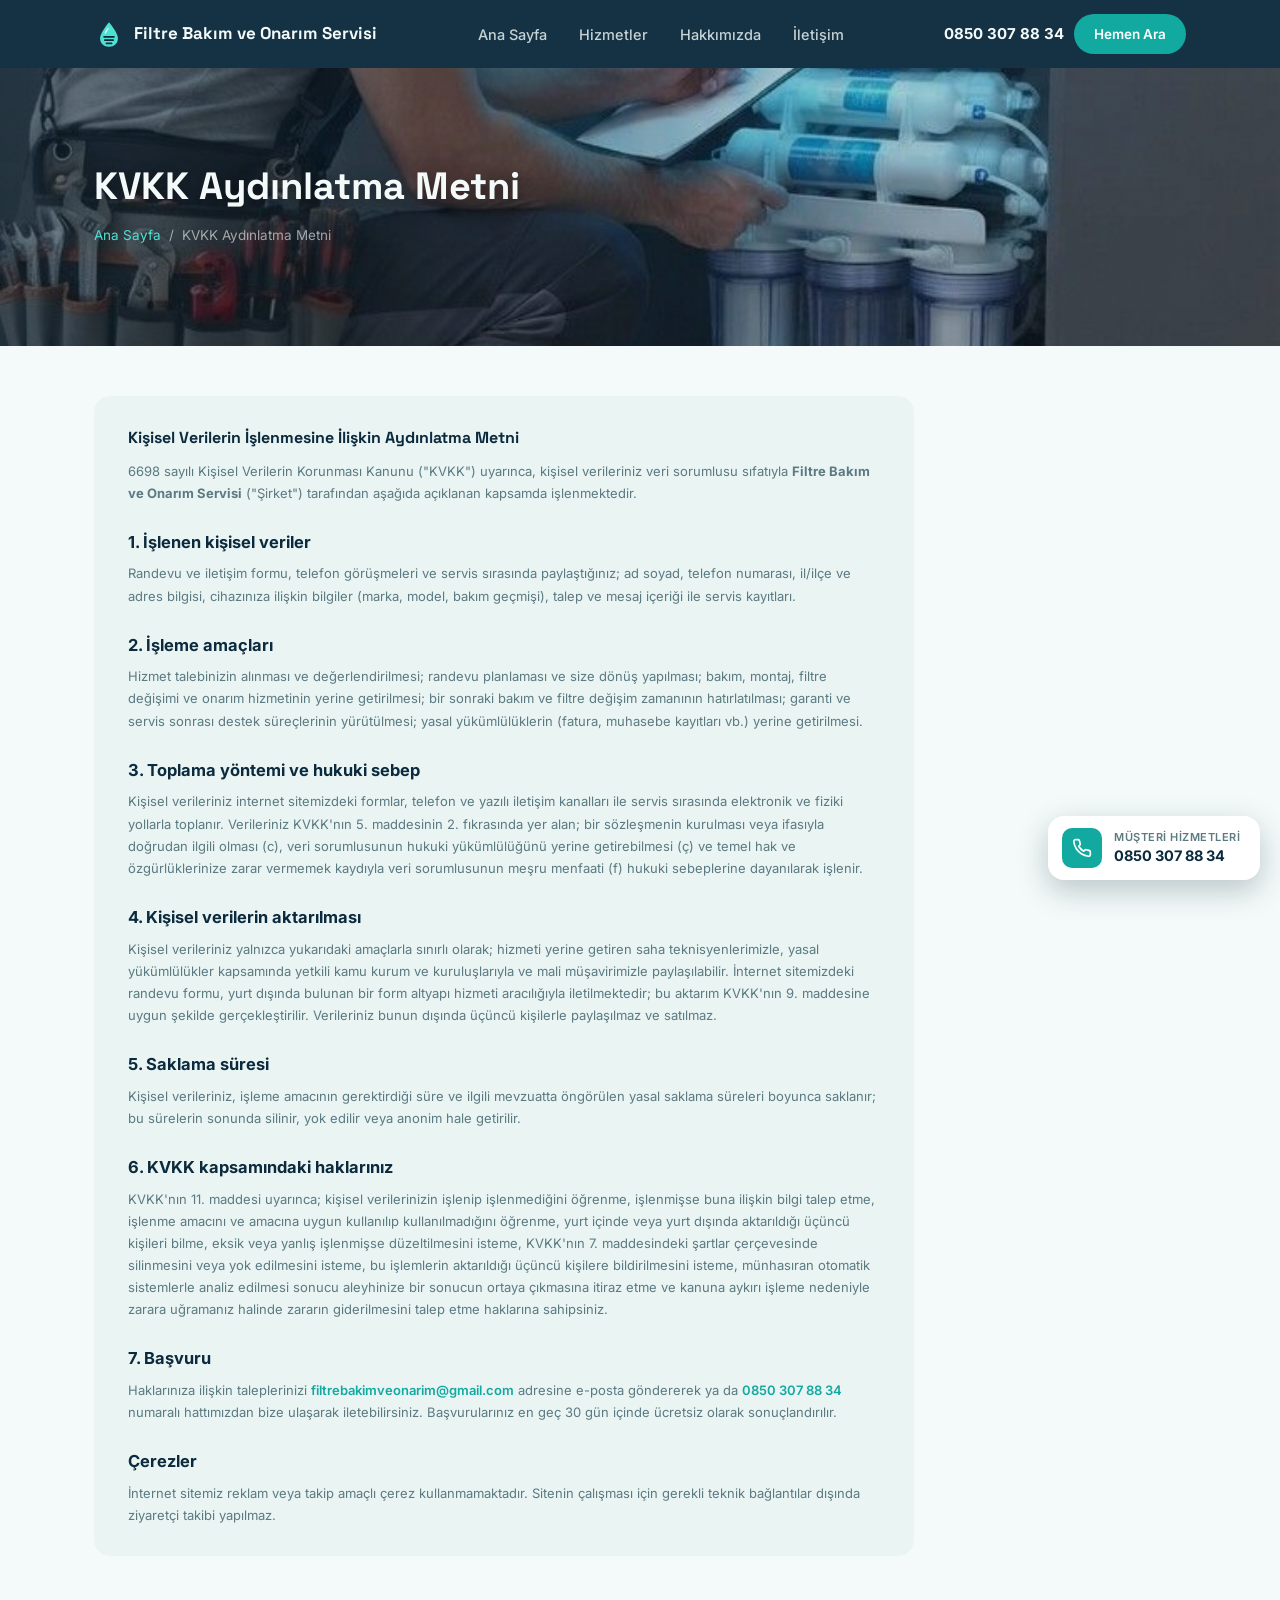
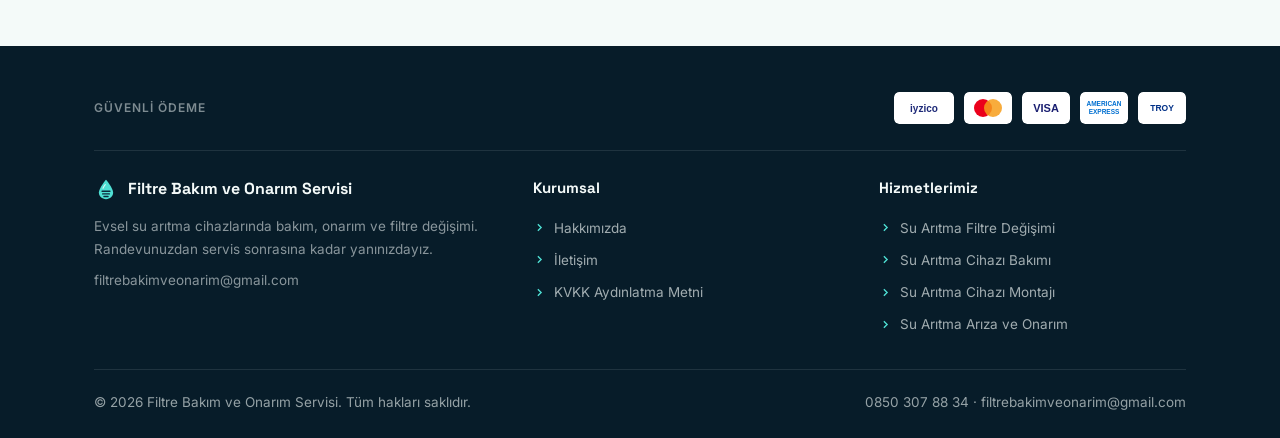
<file: kvkk.html>
<!DOCTYPE html>
<html lang="tr">
<head>
<meta charset="UTF-8">
<meta name="viewport" content="width=device-width, initial-scale=1.0">
<title>KVKK Aydınlatma Metni | Filtre Bakım ve Onarım Servisi</title>
<meta name="description" content="Filtre Bakım ve Onarım Servisi KVKK aydınlatma metni.">
<link rel="canonical" href="https://filtrebakimveonarim.com/kvkk">
<link rel="icon" href="/favicon.ico" sizes="32x32">
<link rel="icon" href="/favicon.svg" type="image/svg+xml">
<link rel="apple-touch-icon" href="/apple-touch-icon.png">
<meta name="theme-color" content="#0B2A3D">
<meta property="og:type" content="website">
<meta property="og:locale" content="tr_TR">
<meta property="og:site_name" content="Filtre Bakım ve Onarım Servisi">
<meta property="og:title" content="KVKK Aydınlatma Metni | Filtre Bakım ve Onarım Servisi">
<meta property="og:description" content="Filtre Bakım ve Onarım Servisi KVKK aydınlatma metni.">
<meta property="og:url" content="https://filtrebakimveonarim.com/kvkk">
<meta property="og:image" content="https://filtrebakimveonarim.com/assets/logo-512.png">
<link rel="stylesheet" href="style.css">
</head>
<body>

<header>
  <div class="container nav">
    <a href="index.html" class="logo">
      <svg viewBox="0 0 64 64" fill="none" aria-hidden="true"><path d="M32 7C32 7 13 29 13 41.5C13 52.3 21.5 59 32 59C42.5 59 51 52.3 51 41.5C51 29 32 7 32 7Z" fill="#4FE0D4"/><path d="M21.5 38H42.5M23 45H41M26.5 52H37.5" stroke="#0B2A3D" stroke-width="3.6" stroke-linecap="round"/><path d="M24 30C25.5 26.5 28 23 30 20.5" stroke="#FFFFFF" stroke-opacity=".8" stroke-width="3" stroke-linecap="round"/></svg>
      Filtre Bakım ve Onarım Servisi
    </a>
    <ul class="nav-links" id="site-menu">
      <li><a href="index.html">Ana Sayfa</a></li>
      <li><a href="hizmetler.html">Hizmetler</a></li>
      <li><a href="hakkimizda.html">Hakkımızda</a></li>
      <li><a href="iletisim.html">İletişim</a></li>
    </ul>
    <div class="nav-phone">
      <span class="num">0850 307 88 34</span>
      <a href="tel:08503078834" class="btn btn-primary" style="padding:10px 20px;font-size:13.5px;">Hemen Ara</a>
      <button class="nav-toggle" type="button" aria-label="Menüyü aç" aria-expanded="false" aria-controls="site-menu"><svg viewBox="0 0 24 24" fill="none" stroke-width="2.2" stroke-linecap="round" aria-hidden="true"><path d="M4 7h16M4 12h16M4 17h16"/></svg></button>
    </div>
  </div>
</header>

<section class="page-banner">
  <div class="banner-bg-slides">
    <img src="assets/ai/servis-2-mavi-led-tezgah.jpg" class="active" alt="Servis kontrolü">
    <img src="assets/ai/servis-6-duvar-montaj.jpg" alt="Bakım süreci">
  </div>
  <div class="banner-overlay"></div>
  <div class="container">
    <h1>KVKK Aydınlatma Metni</h1>
    <div class="crumb"><a href="index.html">Ana Sayfa</a><span>/</span><span>KVKK Aydınlatma Metni</span></div>
  </div>
</section>

<section class="section" style="padding-top:50px;">
  <div class="container">
    <div class="kvkk-box" style="max-width:820px;">
      <h3>Kişisel Verilerin İşlenmesine İlişkin Aydınlatma Metni</h3>
      <p>6698 sayılı Kişisel Verilerin Korunması Kanunu ("KVKK") uyarınca, kişisel verileriniz veri sorumlusu sıfatıyla <strong>Filtre Bakım ve Onarım Servisi</strong> ("Şirket") tarafından aşağıda açıklanan kapsamda işlenmektedir.</p>

      <h4>1. İşlenen kişisel veriler</h4>
      <p>Randevu ve iletişim formu, telefon görüşmeleri ve servis sırasında paylaştığınız; ad soyad, telefon numarası, il/ilçe ve adres bilgisi, cihazınıza ilişkin bilgiler (marka, model, bakım geçmişi), talep ve mesaj içeriği ile servis kayıtları.</p>

      <h4>2. İşleme amaçları</h4>
      <p>Hizmet talebinizin alınması ve değerlendirilmesi; randevu planlaması ve size dönüş yapılması; bakım, montaj, filtre değişimi ve onarım hizmetinin yerine getirilmesi; bir sonraki bakım ve filtre değişim zamanının hatırlatılması; garanti ve servis sonrası destek süreçlerinin yürütülmesi; yasal yükümlülüklerin (fatura, muhasebe kayıtları vb.) yerine getirilmesi.</p>

      <h4>3. Toplama yöntemi ve hukuki sebep</h4>
      <p>Kişisel verileriniz internet sitemizdeki formlar, telefon ve yazılı iletişim kanalları ile servis sırasında elektronik ve fiziki yollarla toplanır. Verileriniz KVKK'nın 5. maddesinin 2. fıkrasında yer alan; bir sözleşmenin kurulması veya ifasıyla doğrudan ilgili olması (c), veri sorumlusunun hukuki yükümlülüğünü yerine getirebilmesi (ç) ve temel hak ve özgürlüklerinize zarar vermemek kaydıyla veri sorumlusunun meşru menfaati (f) hukuki sebeplerine dayanılarak işlenir.</p>

      <h4>4. Kişisel verilerin aktarılması</h4>
      <p>Kişisel verileriniz yalnızca yukarıdaki amaçlarla sınırlı olarak; hizmeti yerine getiren saha teknisyenlerimizle, yasal yükümlülükler kapsamında yetkili kamu kurum ve kuruluşlarıyla ve mali müşavirimizle paylaşılabilir. İnternet sitemizdeki randevu formu, yurt dışında bulunan bir form altyapı hizmeti aracılığıyla iletilmektedir; bu aktarım KVKK'nın 9. maddesine uygun şekilde gerçekleştirilir. Verileriniz bunun dışında üçüncü kişilerle paylaşılmaz ve satılmaz.</p>

      <h4>5. Saklama süresi</h4>
      <p>Kişisel verileriniz, işleme amacının gerektirdiği süre ve ilgili mevzuatta öngörülen yasal saklama süreleri boyunca saklanır; bu sürelerin sonunda silinir, yok edilir veya anonim hale getirilir.</p>

      <h4>6. KVKK kapsamındaki haklarınız</h4>
      <p>KVKK'nın 11. maddesi uyarınca; kişisel verilerinizin işlenip işlenmediğini öğrenme, işlenmişse buna ilişkin bilgi talep etme, işlenme amacını ve amacına uygun kullanılıp kullanılmadığını öğrenme, yurt içinde veya yurt dışında aktarıldığı üçüncü kişileri bilme, eksik veya yanlış işlenmişse düzeltilmesini isteme, KVKK'nın 7. maddesindeki şartlar çerçevesinde silinmesini veya yok edilmesini isteme, bu işlemlerin aktarıldığı üçüncü kişilere bildirilmesini isteme, münhasıran otomatik sistemlerle analiz edilmesi sonucu aleyhinize bir sonucun ortaya çıkmasına itiraz etme ve kanuna aykırı işleme nedeniyle zarara uğramanız halinde zararın giderilmesini talep etme haklarına sahipsiniz.</p>

      <h4>7. Başvuru</h4>
      <p>Haklarınıza ilişkin taleplerinizi <a href="mailto:filtrebakimveonarim@gmail.com">filtrebakimveonarim@gmail.com</a> adresine e-posta göndererek ya da <a href="tel:08503078834">0850 307 88 34</a> numaralı hattımızdan bize ulaşarak iletebilirsiniz. Başvurularınız en geç 30 gün içinde ücretsiz olarak sonuçlandırılır.</p>

      <h4>Çerezler</h4>
      <p>İnternet sitemiz reklam veya takip amaçlı çerez kullanmamaktadır. Sitenin çalışması için gerekli teknik bağlantılar dışında ziyaretçi takibi yapılmaz.</p>
    </div>
  </div>
</section>

<footer>
  <div class="container">
    <div class="payment-strip">
      <span class="payment-label">Güvenli Ödeme</span>
      <div class="payment-icons">
        <svg viewBox="0 0 60 32" width="60" height="32"><rect width="60" height="32" rx="5" fill="#fff"/><text x="30" y="20" font-family="Arial" font-weight="700" font-size="10" fill="#1E2A78" text-anchor="middle">iyzico</text></svg>
        <svg viewBox="0 0 48 32" width="48" height="32"><rect width="48" height="32" rx="5" fill="#fff"/><circle cx="19" cy="16" r="9" fill="#EB001B"/><circle cx="29" cy="16" r="9" fill="#F79E1B" fill-opacity="0.85"/></svg>
        <svg viewBox="0 0 48 32" width="48" height="32"><rect width="48" height="32" rx="5" fill="#fff"/><text x="24" y="20" font-family="Arial" font-weight="700" font-size="11" fill="#1A1F71" text-anchor="middle">VISA</text></svg>
        <svg viewBox="0 0 48 32" width="48" height="32"><rect width="48" height="32" rx="5" fill="#fff"/><text x="24" y="14" font-family="Arial" font-weight="700" font-size="6.5" fill="#016FD0" text-anchor="middle">AMERICAN</text><text x="24" y="22" font-family="Arial" font-weight="700" font-size="6.5" fill="#016FD0" text-anchor="middle">EXPRESS</text></svg>
        <svg viewBox="0 0 48 32" width="48" height="32"><rect width="48" height="32" rx="5" fill="#fff"/><text x="24" y="19" font-family="Arial" font-weight="700" font-size="8.5" fill="#003087" text-anchor="middle">TROY</text></svg>
      </div>
    </div>
    <div class="footer-cols">
      <div class="footer-col">
        <div class="footer-logo">
          <svg viewBox="0 0 64 64" fill="none" aria-hidden="true"><path d="M32 7C32 7 13 29 13 41.5C13 52.3 21.5 59 32 59C42.5 59 51 52.3 51 41.5C51 29 32 7 32 7Z" fill="#4FE0D4"/><path d="M21.5 38H42.5M23 45H41M26.5 52H37.5" stroke="#0B2A3D" stroke-width="3.6" stroke-linecap="round"/><path d="M24 30C25.5 26.5 28 23 30 20.5" stroke="#FFFFFF" stroke-opacity=".8" stroke-width="3" stroke-linecap="round"/></svg>
          Filtre Bakım ve Onarım Servisi
        </div>
        <p class="about-line">Evsel su arıtma cihazlarında bakım, onarım ve filtre değişimi. Randevunuzdan servis sonrasına kadar yanınızdayız.</p>
        <p class="about-line" style="margin-top:8px;"><a href="mailto:filtrebakimveonarim@gmail.com" style="color:inherit;">filtrebakimveonarim@gmail.com</a></p>
      </div>
      <div class="footer-col">
        <h4>Kurumsal</h4>
        <ul>
          <li><a href="hakkimizda.html"><svg viewBox="0 0 24 24" fill="none" stroke-width="2.5"><path d="M9 18l6-6-6-6"/></svg>Hakkımızda</a></li>
          <li><a href="iletisim.html"><svg viewBox="0 0 24 24" fill="none" stroke-width="2.5"><path d="M9 18l6-6-6-6"/></svg>İletişim</a></li>
          <li><a href="kvkk.html"><svg viewBox="0 0 24 24" fill="none" stroke-width="2.5"><path d="M9 18l6-6-6-6"/></svg>KVKK Aydınlatma Metni</a></li>
        </ul>
      </div>
      <div class="footer-col">
        <h4>Hizmetlerimiz</h4>
        <ul>
          <li><a href="filtre-degisimi.html"><svg viewBox="0 0 24 24" fill="none" stroke-width="2.5"><path d="M9 18l6-6-6-6"/></svg>Su Arıtma Filtre Değişimi</a></li>
          <li><a href="su-aritma-bakimi.html"><svg viewBox="0 0 24 24" fill="none" stroke-width="2.5"><path d="M9 18l6-6-6-6"/></svg>Su Arıtma Cihazı Bakımı</a></li>
          <li><a href="cihaz-montaji.html"><svg viewBox="0 0 24 24" fill="none" stroke-width="2.5"><path d="M9 18l6-6-6-6"/></svg>Su Arıtma Cihazı Montajı</a></li>
          <li><a href="ariza-onarim.html"><svg viewBox="0 0 24 24" fill="none" stroke-width="2.5"><path d="M9 18l6-6-6-6"/></svg>Su Arıtma Arıza ve Onarım</a></li>
        </ul>
      </div>
    </div>
    <div class="footer-bottom">
      <span>© 2026 Filtre Bakım ve Onarım Servisi. Tüm hakları saklıdır.</span>
      <span>0850 307 88 34 · filtrebakimveonarim@gmail.com</span>
    </div>
  </div>
</footer>

<a href="tel:08503078834" class="floating-call">
  <div class="icon-wrap"><svg viewBox="0 0 24 24" fill="none" stroke-width="2" stroke-linecap="round" stroke-linejoin="round"><path d="M22 16.92v3a2 2 0 0 1-2.18 2 19.79 19.79 0 0 1-8.63-3.07 19.5 19.5 0 0 1-6-6 19.79 19.79 0 0 1-3.07-8.67A2 2 0 0 1 4.11 2h3a2 2 0 0 1 2 1.72c.127.96.362 1.903.7 2.81a2 2 0 0 1-.45 2.11L8.09 9.91a16 16 0 0 0 6 6l1.27-1.27a2 2 0 0 1 2.11-.45c.907.338 1.85.573 2.81.7A2 2 0 0 1 22 16.92z"/></svg></div>
  <div>
    <div class="label">Müşteri Hizmetleri</div>
    <div class="number">0850 307 88 34</div>
  </div>
</a>

<script>
(function(){
  document.querySelectorAll('.hero-bg-slides, .banner-bg-slides').forEach(function(container){
    var slides = container.querySelectorAll('img');
    if(slides.length < 2) return;
    var i = 0;
    setInterval(function(){
      slides[i].classList.remove('active');
      i = (i+1) % slides.length;
      slides[i].classList.add('active');
    }, 4000);
  });
})();
</script>
<script>
(function(){
  var b=document.querySelector('.nav-toggle'), m=document.getElementById('site-menu');
  if(!b||!m) return;
  b.addEventListener('click',function(){
    var o=m.classList.toggle('open');
    b.setAttribute('aria-expanded',o?'true':'false');
    b.setAttribute('aria-label',o?'Menüyü kapat':'Menüyü aç');
  });
})();
</script>
</body>
</html>
</file>
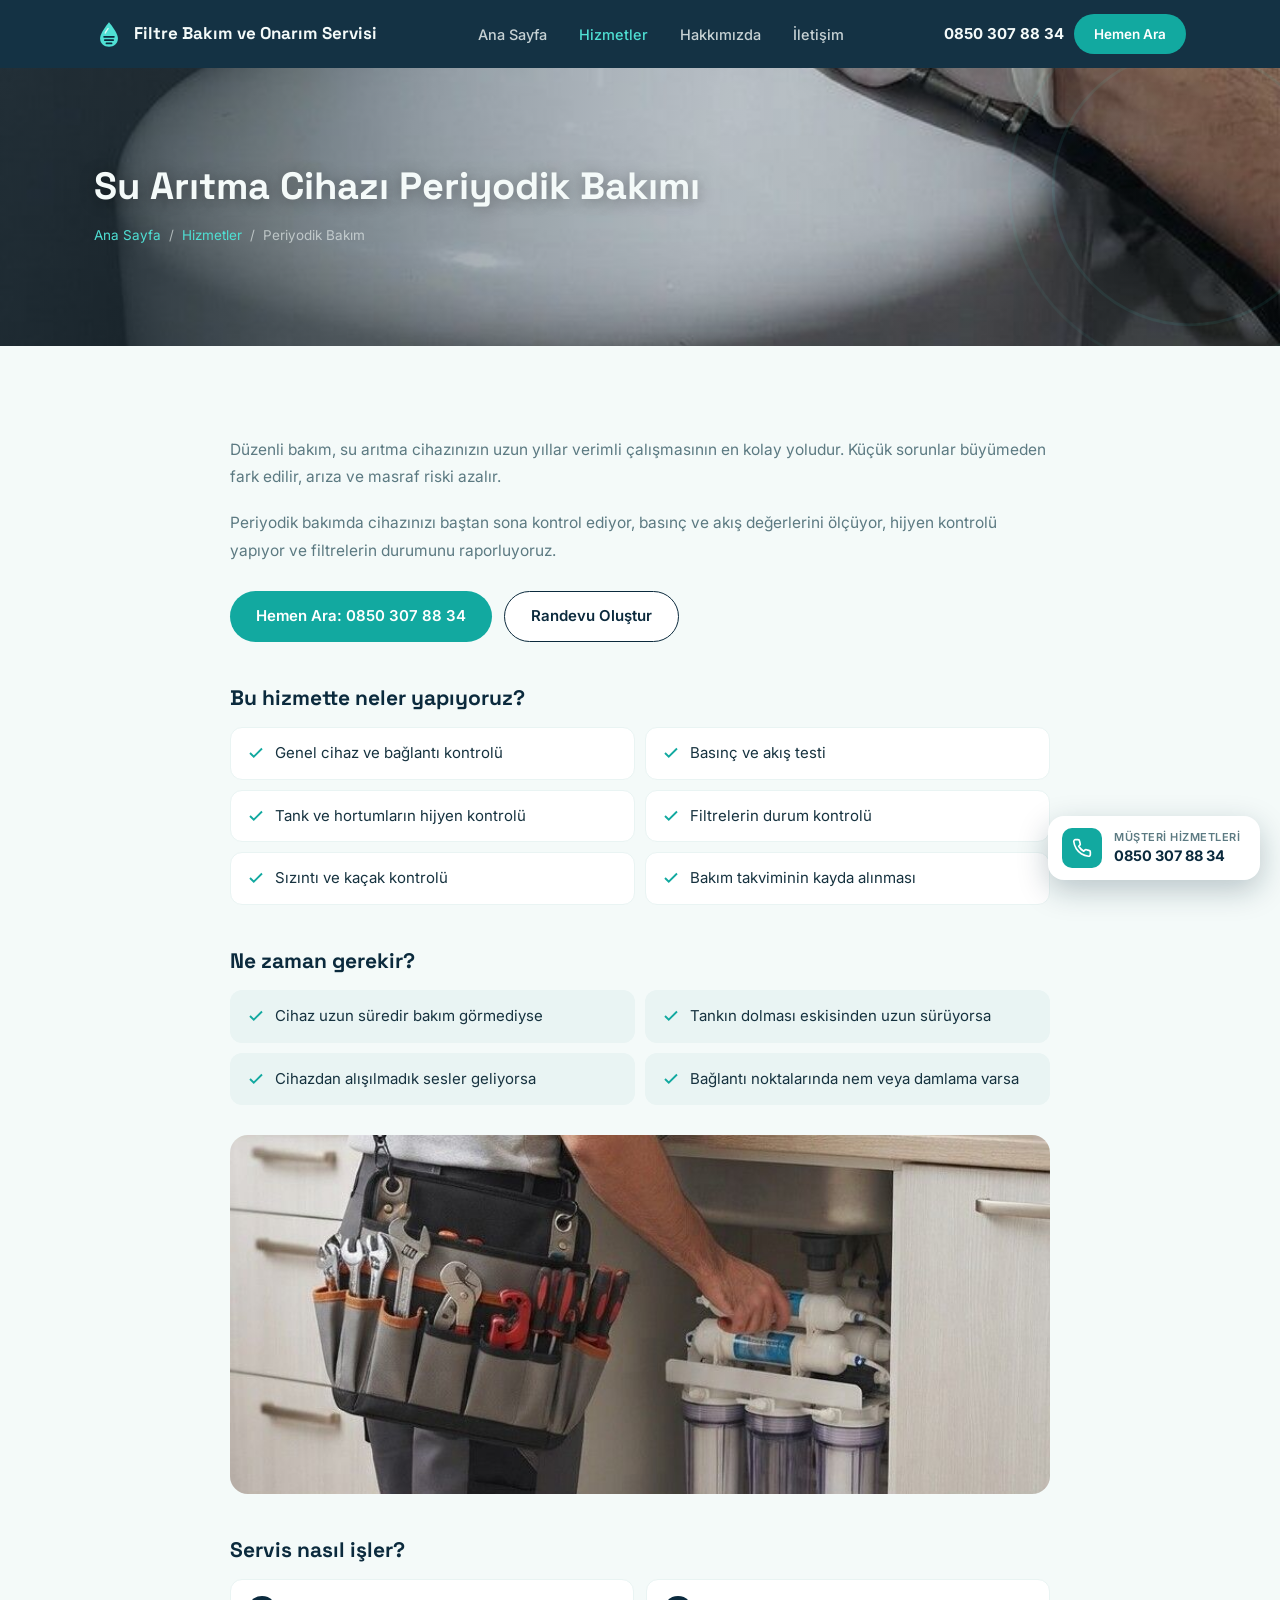
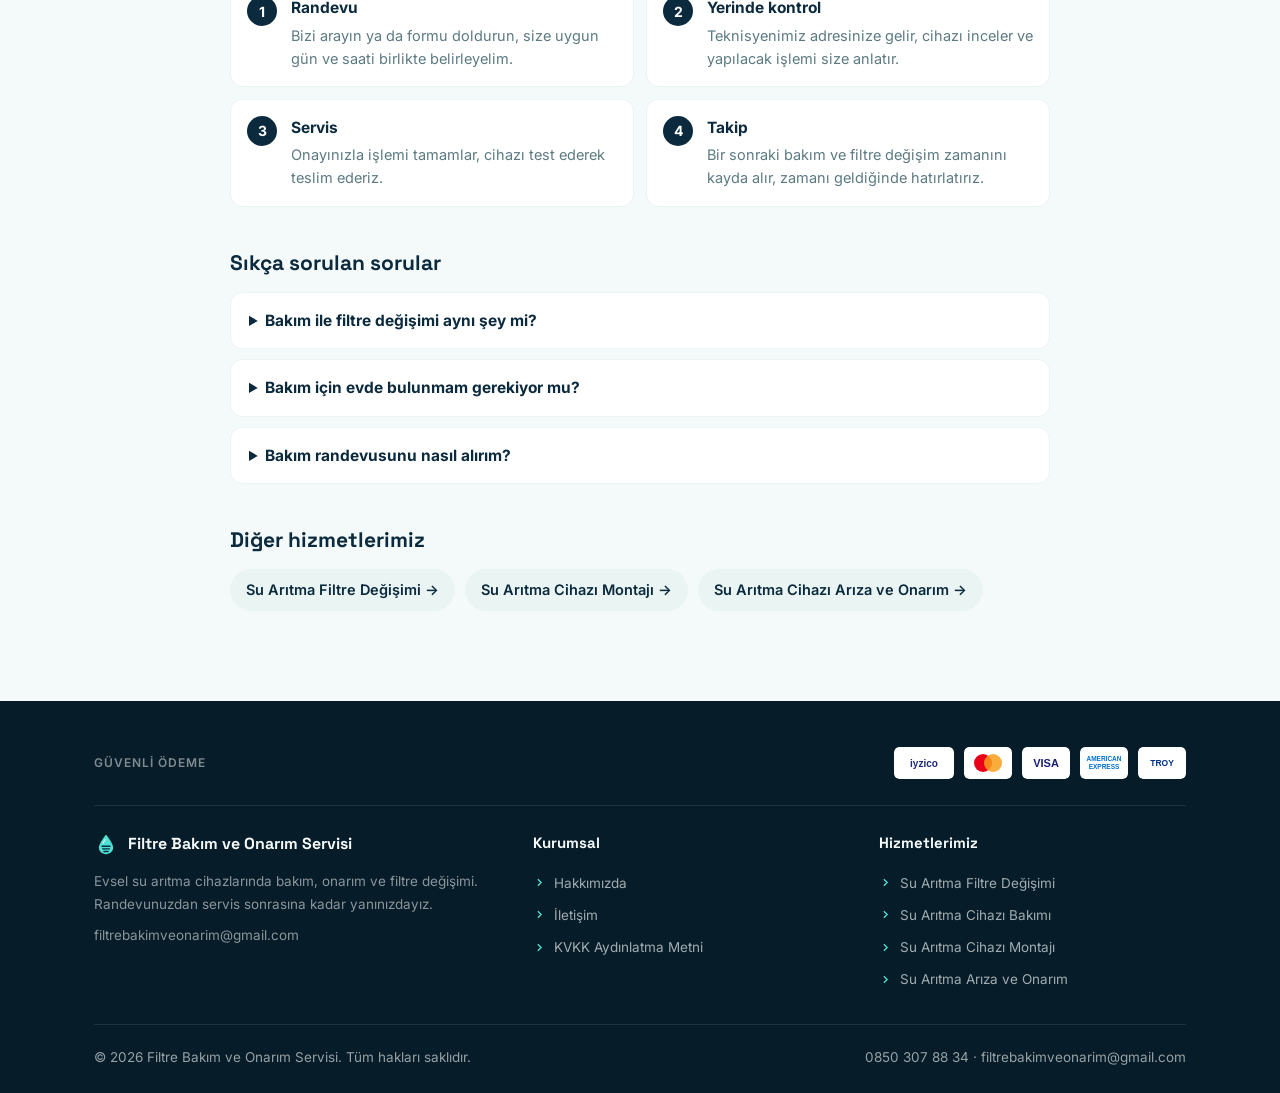
<file: su-aritma-bakimi.html>
<!DOCTYPE html>
<html lang="tr">
<head>
<meta charset="UTF-8">
<meta name="viewport" content="width=device-width, initial-scale=1.0">
<title>Su Arıtma Cihazı Periyodik Bakımı | Filtre Bakım ve Onarım Servisi</title>
<meta name="description" content="Ev tipi su arıtma cihazı periyodik bakımı: genel kontrol, basınç ve akış testi, hijyen kontrolü ve filtre takibi. Randevu için: 0850 307 88 34.">
<link rel="canonical" href="https://filtrebakimveonarim.com/su-aritma-bakimi">
<link rel="icon" href="/favicon.ico" sizes="32x32">
<link rel="icon" href="/favicon.svg" type="image/svg+xml">
<link rel="apple-touch-icon" href="/apple-touch-icon.png">
<meta name="theme-color" content="#0B2A3D">
<meta property="og:type" content="website">
<meta property="og:locale" content="tr_TR">
<meta property="og:site_name" content="Filtre Bakım ve Onarım Servisi">
<meta property="og:title" content="Su Arıtma Cihazı Periyodik Bakımı | Filtre Bakım ve Onarım Servisi">
<meta property="og:description" content="Ev tipi su arıtma cihazı periyodik bakımı: genel kontrol, basınç ve akış testi, hijyen kontrolü ve filtre takibi. Randevu için: 0850 307 88 34.">
<meta property="og:url" content="https://filtrebakimveonarim.com/su-aritma-bakimi">
<meta property="og:image" content="https://filtrebakimveonarim.com/assets/logo-512.png">
<script type="application/ld+json">
{
 "@context": "https://schema.org",
 "@graph": [
  {
   "@type": "Service",
   "name": "Su Arıtma Cihazı Periyodik Bakımı",
   "description": "Ev tipi su arıtma cihazı periyodik bakımı: genel kontrol, basınç ve akış testi, hijyen kontrolü ve filtre takibi. Randevu için: 0850 307 88 34.",
   "serviceType": "Su Arıtma Cihazı Periyodik Bakımı",
   "url": "https://filtrebakimveonarim.com/su-aritma-bakimi",
   "areaServed": {
    "@type": "Country",
    "name": "Türkiye"
   },
   "provider": {
    "@type": "Organization",
    "name": "Filtre Bakım ve Onarım Servisi",
    "url": "https://filtrebakimveonarim.com/",
    "telephone": "+90-850-307-88-34"
   }
  },
  {
   "@type": "BreadcrumbList",
   "itemListElement": [
    {
     "@type": "ListItem",
     "position": 1,
     "name": "Ana Sayfa",
     "item": "https://filtrebakimveonarim.com/"
    },
    {
     "@type": "ListItem",
     "position": 2,
     "name": "Hizmetler",
     "item": "https://filtrebakimveonarim.com/hizmetler"
    },
    {
     "@type": "ListItem",
     "position": 3,
     "name": "Su Arıtma Cihazı Periyodik Bakımı",
     "item": "https://filtrebakimveonarim.com/su-aritma-bakimi"
    }
   ]
  },
  {
   "@type": "FAQPage",
   "mainEntity": [
    {
     "@type": "Question",
     "name": "Bakım ile filtre değişimi aynı şey mi?",
     "acceptedAnswer": {
      "@type": "Answer",
      "text": "Hayır. Filtre değişimi bakımın bir parçasıdır. Periyodik bakımda filtrelerin yanında basınç, akış, tank, bağlantılar ve hijyen de kontrol edilir."
     }
    },
    {
     "@type": "Question",
     "name": "Bakım için evde bulunmam gerekiyor mu?",
     "acceptedAnswer": {
      "@type": "Answer",
      "text": "Evet, teknisyenimizin cihaza ulaşabilmesi için randevu saatinde adreste birinin bulunması gerekir."
     }
    },
    {
     "@type": "Question",
     "name": "Bakım randevusunu nasıl alırım?",
     "acceptedAnswer": {
      "@type": "Answer",
      "text": "Bizi 0850 307 88 34 numarasından arayabilir ya da iletişim sayfasındaki formu doldurabilirsiniz. Ekibimiz size dönüş yaparak uygun bir saat belirler."
     }
    }
   ]
  }
 ]
}
</script>
<link rel="stylesheet" href="style.css">
</head>
<body>

<header>
  <div class="container nav">
    <a href="index.html" class="logo">
      <svg viewBox="0 0 64 64" fill="none" aria-hidden="true"><path d="M32 7C32 7 13 29 13 41.5C13 52.3 21.5 59 32 59C42.5 59 51 52.3 51 41.5C51 29 32 7 32 7Z" fill="#4FE0D4"/><path d="M21.5 38H42.5M23 45H41M26.5 52H37.5" stroke="#0B2A3D" stroke-width="3.6" stroke-linecap="round"/><path d="M24 30C25.5 26.5 28 23 30 20.5" stroke="#FFFFFF" stroke-opacity=".8" stroke-width="3" stroke-linecap="round"/></svg>
      Filtre Bakım ve Onarım Servisi
    </a>
    <ul class="nav-links" id="site-menu">
      <li><a href="index.html">Ana Sayfa</a></li>
      <li><a href="hizmetler.html" class="active">Hizmetler</a></li>
      <li><a href="hakkimizda.html">Hakkımızda</a></li>
      <li><a href="iletisim.html">İletişim</a></li>
    </ul>
    <div class="nav-phone">
      <span class="num">0850 307 88 34</span>
      <a href="tel:08503078834" class="btn btn-primary" style="padding:10px 20px;font-size:13.5px;">Hemen Ara</a>
      <button class="nav-toggle" type="button" aria-label="Menüyü aç" aria-expanded="false" aria-controls="site-menu"><svg viewBox="0 0 24 24" fill="none" stroke-width="2.2" stroke-linecap="round" aria-hidden="true"><path d="M4 7h16M4 12h16M4 17h16"/></svg></button>
    </div>
  </div>
</header>

<section class="page-banner">
  <div class="banner-bg-slides">
    <img src="assets/ai/servis-5-basinc-olcum.jpg" class="active" alt="Su Arıtma Cihazı Periyodik Bakımı">
    <img src="assets/ai/servis-1-klasor-kontrol.jpg" alt="Su Arıtma Cihazı Periyodik Bakımı">
  </div>
  <div class="banner-overlay"></div>
  <svg class="hero-rings" viewBox="0 0 200 200" style="right:-100px;top:-70px;width:380px;height:380px;">
    <circle cx="100" cy="100" r="95" fill="none" stroke="#4FE0D4" stroke-opacity="0.14" stroke-width="1.5"/>
    <circle cx="100" cy="100" r="72" fill="none" stroke="#4FE0D4" stroke-opacity="0.2" stroke-width="1.5"/>
  </svg>
  <div class="container">
    <h1>Su Arıtma Cihazı Periyodik Bakımı</h1>
    <div class="crumb"><a href="index.html">Ana Sayfa</a><span>/</span><a href="hizmetler.html">Hizmetler</a><span>/</span><span>Periyodik Bakım</span></div>
  </div>
</section>

<section class="section">
  <div class="container">
    <div class="rich-content">
      <p>Düzenli bakım, su arıtma cihazınızın uzun yıllar verimli çalışmasının en kolay yoludur. Küçük sorunlar büyümeden fark edilir, arıza ve masraf riski azalır.</p>
      <p>Periyodik bakımda cihazınızı baştan sona kontrol ediyor, basınç ve akış değerlerini ölçüyor, hijyen kontrolü yapıyor ve filtrelerin durumunu raporluyoruz.</p>
      
      <div class="svc-cta">
        <a href="tel:08503078834" class="btn btn-primary">Hemen Ara: 0850 307 88 34</a>
        <a href="iletisim.html" class="btn btn-outline">Randevu Oluştur</a>
      </div>

      <h3>Bu hizmette neler yapıyoruz?</h3>
      <ul class="svc-list">
        <li><svg viewBox="0 0 24 24" fill="none" stroke-width="2.5"><path d="M20 6L9 17l-5-5"/></svg>Genel cihaz ve bağlantı kontrolü</li>
        <li><svg viewBox="0 0 24 24" fill="none" stroke-width="2.5"><path d="M20 6L9 17l-5-5"/></svg>Basınç ve akış testi</li>
        <li><svg viewBox="0 0 24 24" fill="none" stroke-width="2.5"><path d="M20 6L9 17l-5-5"/></svg>Tank ve hortumların hijyen kontrolü</li>
        <li><svg viewBox="0 0 24 24" fill="none" stroke-width="2.5"><path d="M20 6L9 17l-5-5"/></svg>Filtrelerin durum kontrolü</li>
        <li><svg viewBox="0 0 24 24" fill="none" stroke-width="2.5"><path d="M20 6L9 17l-5-5"/></svg>Sızıntı ve kaçak kontrolü</li>
        <li><svg viewBox="0 0 24 24" fill="none" stroke-width="2.5"><path d="M20 6L9 17l-5-5"/></svg>Bakım takviminin kayda alınması</li>
      </ul>

      <h3>Ne zaman gerekir?</h3>
      <ul class="svc-list svc-list--plain">
        <li><svg viewBox="0 0 24 24" fill="none" stroke-width="2.5"><path d="M20 6L9 17l-5-5"/></svg>Cihaz uzun süredir bakım görmediyse</li>
        <li><svg viewBox="0 0 24 24" fill="none" stroke-width="2.5"><path d="M20 6L9 17l-5-5"/></svg>Tankın dolması eskisinden uzun sürüyorsa</li>
        <li><svg viewBox="0 0 24 24" fill="none" stroke-width="2.5"><path d="M20 6L9 17l-5-5"/></svg>Cihazdan alışılmadık sesler geliyorsa</li>
        <li><svg viewBox="0 0 24 24" fill="none" stroke-width="2.5"><path d="M20 6L9 17l-5-5"/></svg>Bağlantı noktalarında nem veya damlama varsa</li>
      </ul>

      <div class="rich-img"><img src="assets/ai/servis-1-klasor-kontrol.jpg" alt="Su Arıtma Cihazı Periyodik Bakımı" loading="lazy"></div>

      <h3>Servis nasıl işler?</h3>
      <ol class="svc-steps">
        <li><strong>Randevu</strong><span>Bizi arayın ya da formu doldurun, size uygun gün ve saati birlikte belirleyelim.</span></li>
        <li><strong>Yerinde kontrol</strong><span>Teknisyenimiz adresinize gelir, cihazı inceler ve yapılacak işlemi size anlatır.</span></li>
        <li><strong>Servis</strong><span>Onayınızla işlemi tamamlar, cihazı test ederek teslim ederiz.</span></li>
        <li><strong>Takip</strong><span>Bir sonraki bakım ve filtre değişim zamanını kayda alır, zamanı geldiğinde hatırlatırız.</span></li>
      </ol>

      <h3>Sıkça sorulan sorular</h3>
      <div class="svc-faq">
        <details><summary>Bakım ile filtre değişimi aynı şey mi?</summary><p>Hayır. Filtre değişimi bakımın bir parçasıdır. Periyodik bakımda filtrelerin yanında basınç, akış, tank, bağlantılar ve hijyen de kontrol edilir.</p></details>
        <details><summary>Bakım için evde bulunmam gerekiyor mu?</summary><p>Evet, teknisyenimizin cihaza ulaşabilmesi için randevu saatinde adreste birinin bulunması gerekir.</p></details>
        <details><summary>Bakım randevusunu nasıl alırım?</summary><p>Bizi 0850 307 88 34 numarasından arayabilir ya da iletişim sayfasındaki formu doldurabilirsiniz. Ekibimiz size dönüş yaparak uygun bir saat belirler.</p></details>
      </div>

      <h3>Diğer hizmetlerimiz</h3>
      <div class="svc-others">
        <a href="filtre-degisimi.html">Su Arıtma Filtre Değişimi →</a>
        <a href="cihaz-montaji.html">Su Arıtma Cihazı Montajı →</a>
        <a href="ariza-onarim.html">Su Arıtma Cihazı Arıza ve Onarım →</a>
      </div>
    </div>
  </div>
</section>

<footer>
  <div class="container">
    <div class="payment-strip">
      <span class="payment-label">Güvenli Ödeme</span>
      <div class="payment-icons">
        <svg viewBox="0 0 60 32" width="60" height="32"><rect width="60" height="32" rx="5" fill="#fff"/><text x="30" y="20" font-family="Arial" font-weight="700" font-size="10" fill="#1E2A78" text-anchor="middle">iyzico</text></svg>
        <svg viewBox="0 0 48 32" width="48" height="32"><rect width="48" height="32" rx="5" fill="#fff"/><circle cx="19" cy="16" r="9" fill="#EB001B"/><circle cx="29" cy="16" r="9" fill="#F79E1B" fill-opacity="0.85"/></svg>
        <svg viewBox="0 0 48 32" width="48" height="32"><rect width="48" height="32" rx="5" fill="#fff"/><text x="24" y="20" font-family="Arial" font-weight="700" font-size="11" fill="#1A1F71" text-anchor="middle">VISA</text></svg>
        <svg viewBox="0 0 48 32" width="48" height="32"><rect width="48" height="32" rx="5" fill="#fff"/><text x="24" y="14" font-family="Arial" font-weight="700" font-size="6.5" fill="#016FD0" text-anchor="middle">AMERICAN</text><text x="24" y="22" font-family="Arial" font-weight="700" font-size="6.5" fill="#016FD0" text-anchor="middle">EXPRESS</text></svg>
        <svg viewBox="0 0 48 32" width="48" height="32"><rect width="48" height="32" rx="5" fill="#fff"/><text x="24" y="19" font-family="Arial" font-weight="700" font-size="8.5" fill="#003087" text-anchor="middle">TROY</text></svg>
      </div>
    </div>
    <div class="footer-cols">
      <div class="footer-col">
        <div class="footer-logo">
          <svg viewBox="0 0 64 64" fill="none" aria-hidden="true"><path d="M32 7C32 7 13 29 13 41.5C13 52.3 21.5 59 32 59C42.5 59 51 52.3 51 41.5C51 29 32 7 32 7Z" fill="#4FE0D4"/><path d="M21.5 38H42.5M23 45H41M26.5 52H37.5" stroke="#0B2A3D" stroke-width="3.6" stroke-linecap="round"/><path d="M24 30C25.5 26.5 28 23 30 20.5" stroke="#FFFFFF" stroke-opacity=".8" stroke-width="3" stroke-linecap="round"/></svg>
          Filtre Bakım ve Onarım Servisi
        </div>
        <p class="about-line">Evsel su arıtma cihazlarında bakım, onarım ve filtre değişimi. Randevunuzdan servis sonrasına kadar yanınızdayız.</p>
        <p class="about-line" style="margin-top:8px;"><a href="mailto:filtrebakimveonarim@gmail.com" style="color:inherit;">filtrebakimveonarim@gmail.com</a></p>
      </div>
      <div class="footer-col">
        <h4>Kurumsal</h4>
        <ul>
          <li><a href="hakkimizda.html"><svg viewBox="0 0 24 24" fill="none" stroke-width="2.5"><path d="M9 18l6-6-6-6"/></svg>Hakkımızda</a></li>
          <li><a href="iletisim.html"><svg viewBox="0 0 24 24" fill="none" stroke-width="2.5"><path d="M9 18l6-6-6-6"/></svg>İletişim</a></li>
          <li><a href="kvkk.html"><svg viewBox="0 0 24 24" fill="none" stroke-width="2.5"><path d="M9 18l6-6-6-6"/></svg>KVKK Aydınlatma Metni</a></li>
        </ul>
      </div>
      <div class="footer-col">
        <h4>Hizmetlerimiz</h4>
        <ul>
          <li><a href="filtre-degisimi.html"><svg viewBox="0 0 24 24" fill="none" stroke-width="2.5"><path d="M9 18l6-6-6-6"/></svg>Su Arıtma Filtre Değişimi</a></li>
          <li><a href="su-aritma-bakimi.html"><svg viewBox="0 0 24 24" fill="none" stroke-width="2.5"><path d="M9 18l6-6-6-6"/></svg>Su Arıtma Cihazı Bakımı</a></li>
          <li><a href="cihaz-montaji.html"><svg viewBox="0 0 24 24" fill="none" stroke-width="2.5"><path d="M9 18l6-6-6-6"/></svg>Su Arıtma Cihazı Montajı</a></li>
          <li><a href="ariza-onarim.html"><svg viewBox="0 0 24 24" fill="none" stroke-width="2.5"><path d="M9 18l6-6-6-6"/></svg>Su Arıtma Arıza ve Onarım</a></li>
        </ul>
      </div>
    </div>
    <div class="footer-bottom">
      <span>© 2026 Filtre Bakım ve Onarım Servisi. Tüm hakları saklıdır.</span>
      <span>0850 307 88 34 · filtrebakimveonarim@gmail.com</span>
    </div>
  </div>
</footer>

<a href="tel:08503078834" class="floating-call">
  <div class="icon-wrap"><svg viewBox="0 0 24 24" fill="none" stroke-width="2" stroke-linecap="round" stroke-linejoin="round"><path d="M22 16.92v3a2 2 0 0 1-2.18 2 19.79 19.79 0 0 1-8.63-3.07 19.5 19.5 0 0 1-6-6 19.79 19.79 0 0 1-3.07-8.67A2 2 0 0 1 4.11 2h3a2 2 0 0 1 2 1.72c.127.96.362 1.903.7 2.81a2 2 0 0 1-.45 2.11L8.09 9.91a16 16 0 0 0 6 6l1.27-1.27a2 2 0 0 1 2.11-.45c.907.338 1.85.573 2.81.7A2 2 0 0 1 22 16.92z"/></svg></div>
  <div>
    <div class="label">Müşteri Hizmetleri</div>
    <div class="number">0850 307 88 34</div>
  </div>
</a>

<script>
(function(){
  document.querySelectorAll('.hero-bg-slides, .banner-bg-slides').forEach(function(container){
    var slides = container.querySelectorAll('img');
    if(slides.length < 2) return;
    var i = 0;
    setInterval(function(){
      slides[i].classList.remove('active');
      i = (i+1) % slides.length;
      slides[i].classList.add('active');
    }, 4000);
  });
})();
</script>
<script>
(function(){
  var b=document.querySelector('.nav-toggle'), m=document.getElementById('site-menu');
  if(!b||!m) return;
  b.addEventListener('click',function(){
    var o=m.classList.toggle('open');
    b.setAttribute('aria-expanded',o?'true':'false');
    b.setAttribute('aria-label',o?'Menüyü kapat':'Menüyü aç');
  });
})();
</script>
</body>
</html>
</file>
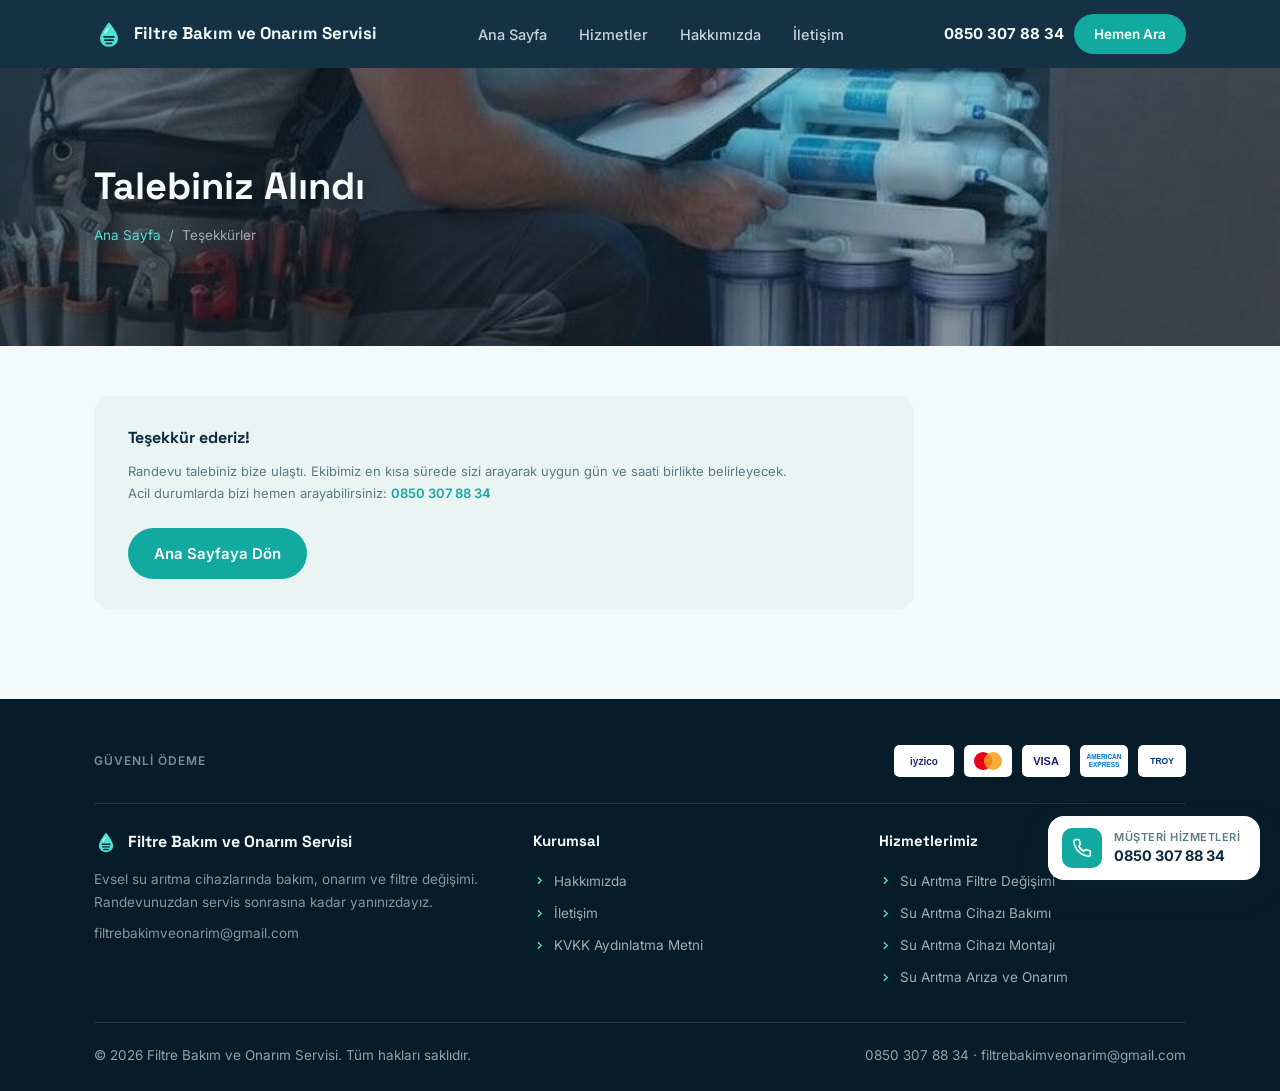
<file: tesekkurler.html>
<!DOCTYPE html>
<html lang="tr">
<head>
<meta charset="UTF-8">
<meta name="viewport" content="width=device-width, initial-scale=1.0">
<title>Talebiniz Alındı | Filtre Bakım ve Onarım Servisi</title>
<meta name="robots" content="noindex">
<link rel="icon" href="/favicon.ico" sizes="32x32">
<link rel="icon" href="/favicon.svg" type="image/svg+xml">
<link rel="apple-touch-icon" href="/apple-touch-icon.png">
<meta name="theme-color" content="#0B2A3D">
<link rel="stylesheet" href="style.css">
</head>
<body>

<header>
  <div class="container nav">
    <a href="index.html" class="logo">
      <svg viewBox="0 0 64 64" fill="none" aria-hidden="true"><path d="M32 7C32 7 13 29 13 41.5C13 52.3 21.5 59 32 59C42.5 59 51 52.3 51 41.5C51 29 32 7 32 7Z" fill="#4FE0D4"/><path d="M21.5 38H42.5M23 45H41M26.5 52H37.5" stroke="#0B2A3D" stroke-width="3.6" stroke-linecap="round"/><path d="M24 30C25.5 26.5 28 23 30 20.5" stroke="#FFFFFF" stroke-opacity=".8" stroke-width="3" stroke-linecap="round"/></svg>
      Filtre Bakım ve Onarım Servisi
    </a>
    <ul class="nav-links" id="site-menu">
      <li><a href="index.html">Ana Sayfa</a></li>
      <li><a href="hizmetler.html">Hizmetler</a></li>
      <li><a href="hakkimizda.html">Hakkımızda</a></li>
      <li><a href="iletisim.html">İletişim</a></li>
    </ul>
    <div class="nav-phone">
      <span class="num">0850 307 88 34</span>
      <a href="tel:08503078834" class="btn btn-primary" style="padding:10px 20px;font-size:13.5px;">Hemen Ara</a>
      <button class="nav-toggle" type="button" aria-label="Menüyü aç" aria-expanded="false" aria-controls="site-menu"><svg viewBox="0 0 24 24" fill="none" stroke-width="2.2" stroke-linecap="round" aria-hidden="true"><path d="M4 7h16M4 12h16M4 17h16"/></svg></button>
    </div>
  </div>
</header>

<section class="page-banner">
  <div class="banner-bg-slides">
    <img src="assets/ai/servis-2-mavi-led-tezgah.jpg" class="active" alt="Servis kontrolü">
    <img src="assets/ai/servis-6-duvar-montaj.jpg" alt="Bakım süreci">
  </div>
  <div class="banner-overlay"></div>
  <div class="container">
    <h1>Talebiniz Alındı</h1>
    <div class="crumb"><a href="index.html">Ana Sayfa</a><span>/</span><span>Teşekkürler</span></div>
  </div>
</section>

<section class="section" style="padding-top:50px;">
  <div class="container">
    <div class="kvkk-box" style="max-width:820px;">
      <h3>Teşekkür ederiz!</h3>
      <p>Randevu talebiniz bize ulaştı. Ekibimiz en kısa sürede sizi arayarak uygun gün ve saati birlikte belirleyecek.</p>
      <p>Acil durumlarda bizi hemen arayabilirsiniz: <a href="tel:08503078834">0850 307 88 34</a></p>
      <p style="margin-top:24px;"><a href="index.html" class="btn btn-primary" style="color:#fff;">Ana Sayfaya Dön</a></p>
    </div>
  </div>
</section>

<footer>
  <div class="container">
    <div class="payment-strip">
      <span class="payment-label">Güvenli Ödeme</span>
      <div class="payment-icons">
        <svg viewBox="0 0 60 32" width="60" height="32"><rect width="60" height="32" rx="5" fill="#fff"/><text x="30" y="20" font-family="Arial" font-weight="700" font-size="10" fill="#1E2A78" text-anchor="middle">iyzico</text></svg>
        <svg viewBox="0 0 48 32" width="48" height="32"><rect width="48" height="32" rx="5" fill="#fff"/><circle cx="19" cy="16" r="9" fill="#EB001B"/><circle cx="29" cy="16" r="9" fill="#F79E1B" fill-opacity="0.85"/></svg>
        <svg viewBox="0 0 48 32" width="48" height="32"><rect width="48" height="32" rx="5" fill="#fff"/><text x="24" y="20" font-family="Arial" font-weight="700" font-size="11" fill="#1A1F71" text-anchor="middle">VISA</text></svg>
        <svg viewBox="0 0 48 32" width="48" height="32"><rect width="48" height="32" rx="5" fill="#fff"/><text x="24" y="14" font-family="Arial" font-weight="700" font-size="6.5" fill="#016FD0" text-anchor="middle">AMERICAN</text><text x="24" y="22" font-family="Arial" font-weight="700" font-size="6.5" fill="#016FD0" text-anchor="middle">EXPRESS</text></svg>
        <svg viewBox="0 0 48 32" width="48" height="32"><rect width="48" height="32" rx="5" fill="#fff"/><text x="24" y="19" font-family="Arial" font-weight="700" font-size="8.5" fill="#003087" text-anchor="middle">TROY</text></svg>
      </div>
    </div>
    <div class="footer-cols">
      <div class="footer-col">
        <div class="footer-logo">
          <svg viewBox="0 0 64 64" fill="none" aria-hidden="true"><path d="M32 7C32 7 13 29 13 41.5C13 52.3 21.5 59 32 59C42.5 59 51 52.3 51 41.5C51 29 32 7 32 7Z" fill="#4FE0D4"/><path d="M21.5 38H42.5M23 45H41M26.5 52H37.5" stroke="#0B2A3D" stroke-width="3.6" stroke-linecap="round"/><path d="M24 30C25.5 26.5 28 23 30 20.5" stroke="#FFFFFF" stroke-opacity=".8" stroke-width="3" stroke-linecap="round"/></svg>
          Filtre Bakım ve Onarım Servisi
        </div>
        <p class="about-line">Evsel su arıtma cihazlarında bakım, onarım ve filtre değişimi. Randevunuzdan servis sonrasına kadar yanınızdayız.</p>
        <p class="about-line" style="margin-top:8px;"><a href="mailto:filtrebakimveonarim@gmail.com" style="color:inherit;">filtrebakimveonarim@gmail.com</a></p>
      </div>
      <div class="footer-col">
        <h4>Kurumsal</h4>
        <ul>
          <li><a href="hakkimizda.html"><svg viewBox="0 0 24 24" fill="none" stroke-width="2.5"><path d="M9 18l6-6-6-6"/></svg>Hakkımızda</a></li>
          <li><a href="iletisim.html"><svg viewBox="0 0 24 24" fill="none" stroke-width="2.5"><path d="M9 18l6-6-6-6"/></svg>İletişim</a></li>
          <li><a href="kvkk.html"><svg viewBox="0 0 24 24" fill="none" stroke-width="2.5"><path d="M9 18l6-6-6-6"/></svg>KVKK Aydınlatma Metni</a></li>
        </ul>
      </div>
      <div class="footer-col">
        <h4>Hizmetlerimiz</h4>
        <ul>
          <li><a href="filtre-degisimi.html"><svg viewBox="0 0 24 24" fill="none" stroke-width="2.5"><path d="M9 18l6-6-6-6"/></svg>Su Arıtma Filtre Değişimi</a></li>
          <li><a href="su-aritma-bakimi.html"><svg viewBox="0 0 24 24" fill="none" stroke-width="2.5"><path d="M9 18l6-6-6-6"/></svg>Su Arıtma Cihazı Bakımı</a></li>
          <li><a href="cihaz-montaji.html"><svg viewBox="0 0 24 24" fill="none" stroke-width="2.5"><path d="M9 18l6-6-6-6"/></svg>Su Arıtma Cihazı Montajı</a></li>
          <li><a href="ariza-onarim.html"><svg viewBox="0 0 24 24" fill="none" stroke-width="2.5"><path d="M9 18l6-6-6-6"/></svg>Su Arıtma Arıza ve Onarım</a></li>
        </ul>
      </div>
    </div>
    <div class="footer-bottom">
      <span>© 2026 Filtre Bakım ve Onarım Servisi. Tüm hakları saklıdır.</span>
      <span>0850 307 88 34 · filtrebakimveonarim@gmail.com</span>
    </div>
  </div>
</footer>

<a href="tel:08503078834" class="floating-call">
  <div class="icon-wrap"><svg viewBox="0 0 24 24" fill="none" stroke-width="2" stroke-linecap="round" stroke-linejoin="round"><path d="M22 16.92v3a2 2 0 0 1-2.18 2 19.79 19.79 0 0 1-8.63-3.07 19.5 19.5 0 0 1-6-6 19.79 19.79 0 0 1-3.07-8.67A2 2 0 0 1 4.11 2h3a2 2 0 0 1 2 1.72c.127.96.362 1.903.7 2.81a2 2 0 0 1-.45 2.11L8.09 9.91a16 16 0 0 0 6 6l1.27-1.27a2 2 0 0 1 2.11-.45c.907.338 1.85.573 2.81.7A2 2 0 0 1 22 16.92z"/></svg></div>
  <div>
    <div class="label">Müşteri Hizmetleri</div>
    <div class="number">0850 307 88 34</div>
  </div>
</a>

<script>
(function(){
  document.querySelectorAll('.hero-bg-slides, .banner-bg-slides').forEach(function(container){
    var slides = container.querySelectorAll('img');
    if(slides.length < 2) return;
    var i = 0;
    setInterval(function(){
      slides[i].classList.remove('active');
      i = (i+1) % slides.length;
      slides[i].classList.add('active');
    }, 4000);
  });
})();
</script>
<script>
(function(){
  var b=document.querySelector('.nav-toggle'), m=document.getElementById('site-menu');
  if(!b||!m) return;
  b.addEventListener('click',function(){
    var o=m.classList.toggle('open');
    b.setAttribute('aria-expanded',o?'true':'false');
    b.setAttribute('aria-label',o?'Menüyü kapat':'Menüyü aç');
  });
})();
</script>
</body>
</html>
</file>
<file: style.css>
@import url('https://fonts.googleapis.com/css2?family=Space+Grotesk:wght@500;600;700&family=Inter:wght@400;500;600;700&display=swap');

  :root{
    --navy: #0B2A3D;
    --navy-deep: #071C29;
    --teal: #12A9A0;
    --teal-bright: #4FE0D4;
    --ice: #F4FAF9;
    --ice-2: #E9F4F3;
    --slate: #5C7A82;
    --text: #16323F;
  }

  *{ box-sizing:border-box; margin:0; padding:0; }
  html{ scroll-behavior: smooth; }
  body{
    font-family:'Inter', sans-serif;
    color: var(--text);
    background: var(--ice);
    line-height: 1.5;
  }

  a{ text-decoration:none; color:inherit; }
  ul{ list-style:none; }
  img{ max-width:100%; display:block; }

  h1,h2,h3{ font-family:'Space Grotesk', sans-serif; }

  .container{
    max-width: 1140px;
    margin: 0 auto;
    padding: 0 24px;
  }

  .btn{
    display:inline-flex;
    align-items:center;
    gap:8px;
    padding: 13px 26px;
    border-radius: 40px;
    font-weight: 600;
    font-size: 15px;
    transition: all .2s ease;
    cursor:pointer;
    border: none;
  }
  .btn-primary{
    background: var(--teal);
    color: #fff;
  }
  .btn-primary:hover{ background: #0d8c85; transform: translateY(-1px); }
  .btn-ghost{
    background: transparent;
    color: var(--ice);
    border: 1.5px solid rgba(255,255,255,0.35);
  }
  .btn-ghost:hover{ background: rgba(255,255,255,0.08); }

  /* ===== HEADER ===== */
  header{
    position: sticky;
    top:0;
    z-index: 50;
    background: rgba(11,42,61,0.96);
    backdrop-filter: blur(6px);
  }
  .nav{
    display:flex;
    align-items:center;
    justify-content: space-between;
    padding: 16px 0;
  }
  .logo{
    display:flex;
    align-items:center;
    gap:10px;
    color: var(--ice);
    font-family:'Space Grotesk', sans-serif;
    font-weight: 700;
    font-size: 17px;
  }
  .logo svg{ width:30px; height:30px; }
  .nav-links{
    display:flex;
    gap: 32px;
  }
  .nav-links a{
    color: rgba(244,250,249,0.8);
    font-size: 14.5px;
    font-weight: 500;
    transition: color .2s;
  }
  .nav-links a:hover{ color: var(--teal-bright); }
  .nav-phone{
    display:flex;
    align-items:center;
    gap:10px;
  }
  .nav-phone .num{
    color: var(--ice);
    font-weight: 700;
    font-size: 15px;
    display:none;
  }
  @media(min-width:640px){ .nav-phone .num{ display:block; } }
  .nav-links{ display:none; }
  @media(min-width:860px){ .nav-links{ display:flex; } }

  /* ===== HERO (full-bleed, image bg + readable panel) ===== */
  .hero{
    position:relative;
    background: #fff;
    color: var(--text);
    overflow:hidden;
  }
  .hero-bg-slides{ position:absolute; inset:0; z-index:0; }
  .hero-bg-slides img{
    position:absolute; inset:0; width:100%; height:100%;
    object-fit:cover; opacity:0; transition: opacity 1.4s ease;
  }
  .hero-bg-slides img.active{ opacity:1; }
  .hero-overlay{
    position:absolute;
    inset:0;
    z-index:1;
    background: linear-gradient(100deg, rgba(7,28,41,0.62) 0%, rgba(7,28,41,0.22) 55%, rgba(7,28,41,0.15) 100%);
  }
  .hero-inner{
    position:relative;
    z-index:2;
    max-width: 600px;
    padding: 90px 24px 110px;
  }
  @media(min-width:1140px){ .hero-inner{ padding-left: calc((100vw - 1140px)/2 + 24px); } }
  .hero-rings{
    position:absolute;
    right: -120px;
    top: -80px;
    width: 480px;
    height: 480px;
    opacity: 0.45;
    z-index:1;
  }
  .hero-rings-2{
    position:absolute;
    left: -140px;
    bottom: -160px;
    width: 360px;
    height: 360px;
    opacity: 0.3;
    z-index:1;
  }
  .eyebrow{
    display:inline-flex;
    align-items:center;
    gap:8px;
    color: var(--teal-bright);
    font-size: 13px;
    font-weight:700;
    letter-spacing: 1.6px;
    text-transform: uppercase;
    margin-bottom: 18px;
  }
  .eyebrow .dot{
    width:7px; height:7px; border-radius:50%; background: var(--teal-bright);
  }
  .hero h1{
    font-size: clamp(32px, 4.6vw, 46px);
    line-height: 1.15;
    font-weight: 700;
    margin-bottom: 20px;
    color: #fff;
    text-shadow: 0 2px 16px rgba(0,0,0,0.35);
  }
  .hero h1 span{ color: var(--teal-bright); }
  .hero p{
    font-size: 16.5px;
    color: rgba(255,255,255,0.85);
    margin-bottom: 34px;
    max-width: 480px;
  }
  .hero-cta{ display:flex; flex-wrap:wrap; gap:14px; margin-bottom: 46px; }
  .hero-stats{
    display:flex;
    gap: 40px;
    flex-wrap: wrap;
  }
  .hero-stats .stat b{
    font-family:'Space Grotesk', sans-serif;
    font-size: 26px;
    color: var(--teal-bright);
    display:block;
  }
  .hero-stats .stat span{
    font-size: 13px;
    color: rgba(255,255,255,0.7);
  }

  /* ===== SECTION HEADS ===== */
  .section{ padding: 90px 0; }
  .section-head{
    max-width: 560px;
    margin-bottom: 54px;
  }
  .section-head .kicker{
    color: var(--teal);
    font-weight:700;
    font-size: 13px;
    letter-spacing: 1.6px;
    text-transform: uppercase;
    margin-bottom: 12px;
    display:block;
  }
  .section-head h2{
    font-size: clamp(26px, 3.4vw, 34px);
    color: var(--navy);
    font-weight: 700;
    line-height:1.25;
  }
  .section-head p{
    color: var(--slate);
    margin-top: 14px;
    font-size: 15.5px;
  }

  /* ===== SERVICES ===== */
  .services-grid{
    display:grid;
    grid-template-columns: repeat(auto-fit, minmax(240px,1fr));
    gap: 22px;
  }
  .service-card{
    background: #fff;
    border: 1px solid #E1EDEC;
    border-radius: 16px;
    padding: 30px 26px;
    transition: transform .2s ease, box-shadow .2s ease;
  }
  .service-card:hover{
    transform: translateY(-4px);
    box-shadow: 0 14px 30px rgba(11,42,61,0.08);
  }
  .service-icon{
    width: 50px; height:50px;
    border-radius: 12px;
    background: var(--ice-2);
    display:flex; align-items:center; justify-content:center;
    margin-bottom: 20px;
  }
  .service-icon svg{ width:24px; height:24px; stroke: var(--teal); }
  .service-card h3{
    font-size: 17px;
    color: var(--navy);
    margin-bottom: 10px;
    font-weight:600;
  }
  .service-card p{
    font-size: 14px;
    color: var(--slate);
    line-height:1.6;
  }

  /* ===== WHY US ===== */
  .why{
    background: var(--navy);
    color: var(--ice);
  }
  .why .section-head h2{ color: var(--ice); }
  .why .section-head p{ color: rgba(244,250,249,0.65); }
  .why .section-head .kicker{ color: var(--teal-bright); }
  .why-grid{
    display:grid;
    grid-template-columns: repeat(auto-fit, minmax(220px,1fr));
    gap: 28px;
  }
  .why-item{
    display:flex;
    gap: 16px;
    align-items:flex-start;
  }
  .why-item .num{
    font-family:'Space Grotesk', sans-serif;
    font-size: 22px;
    font-weight:700;
    color: var(--teal-bright);
    opacity: 0.85;
    flex-shrink:0;
  }
  .why-item .why-icon{
    width: 46px; height:46px;
    border-radius: 12px;
    background: rgba(79,224,212,0.12);
    display:flex; align-items:center; justify-content:center;
    flex-shrink:0;
  }
  .why-item .why-icon svg{ width:22px; height:22px; stroke: var(--teal-bright); }
  .why-item h4{
    font-size: 15.5px;
    margin-bottom: 6px;
    font-weight:600;
  }
  .why-item p{
    font-size: 13.8px;
    color: rgba(244,250,249,0.62);
    line-height: 1.6;
  }

  /* ===== ABOUT ===== */
  .about{
    display:grid;
    grid-template-columns: 1fr;
    gap: 50px;
    align-items:center;
  }
  @media(min-width:880px){ .about{ grid-template-columns: 1fr 1fr; } }
  .about-visual{
    position:relative;
    background: linear-gradient(160deg, var(--ice-2), #fff);
    border-radius: 20px;
    aspect-ratio: 4/3;
    display:flex;
    align-items:center;
    justify-content:center;
    border: 1px solid #E1EDEC;
    overflow:hidden;
  }
  .about-visual img{
    position:absolute;
    inset:0;
    width:100%;
    height:100%;
    object-fit:cover;
  }
  .about-visual .about-visual-badge{
    position:absolute;
    left:18px;
    bottom:18px;
    z-index:2;
    background:rgba(255,255,255,0.95);
    border-radius:14px;
    padding:12px 18px;
    display:flex;
    align-items:center;
    gap:10px;
    box-shadow:0 8px 24px rgba(11,42,61,0.18);
  }
  .about-visual .about-visual-badge svg{ width:20px; height:20px; stroke:var(--teal); flex-shrink:0; }
  .about-visual .about-visual-badge span{ font-size:13px; font-weight:700; color:var(--navy); }
  .about-text p{
    color: var(--slate);
    font-size: 15.5px;
    margin-bottom: 16px;
  }
  .about-badges{
    display:flex;
    gap: 14px;
    flex-wrap: wrap;
    margin-top: 26px;
  }
  .badge{
    display:flex;
    align-items:center;
    gap:8px;
    background: var(--ice-2);
    padding: 9px 16px;
    border-radius: 30px;
    font-size: 13px;
    font-weight:600;
    color: var(--navy);
  }
  .badge svg{ width:16px; height:16px; stroke: var(--teal); }

  /* ===== CONTACT ===== */
  .contact-wrap{
    background: var(--ice-2);
    border-radius: 24px;
    padding: 54px;
    display:grid;
    grid-template-columns: 1fr;
    gap: 40px;
  }
  @media(min-width:880px){ .contact-wrap{ grid-template-columns: 1fr 1.1fr; padding: 60px; } }

  .contact-center{
    max-width: 620px;
    margin: 0 auto;
  }
  .contact-meta{
    display:flex;
    justify-content:center;
    flex-wrap:wrap;
    gap: 32px;
    margin-bottom: 30px;
  }
  .contact-meta .contact-row{ margin-bottom:0; text-align:left; }
  .form-rect{
    background:#fff;
    border: 1.5px solid #E1EDEC;
    border-radius: 14px;
    box-shadow: 0 10px 30px rgba(11,42,61,0.06);
  }
  .contact-info h2{
    font-size: 27px;
    color: var(--navy);
    margin-bottom: 14px;
  }
  .contact-info p{ color: var(--slate); font-size: 15px; margin-bottom: 28px; }
  .contact-row{
    display:flex;
    align-items:center;
    gap: 14px;
    margin-bottom: 18px;
  }
  .contact-row .ico{
    width: 42px; height:42px;
    background: #fff;
    border-radius: 12px;
    display:flex; align-items:center; justify-content:center;
    flex-shrink:0;
  }
  .contact-row .ico svg{ width:19px; height:19px; stroke: var(--teal); }
  .contact-row .label{ font-size: 12px; color: var(--slate); }
  .contact-row .value{ font-size: 15px; font-weight:600; color: var(--navy); }

  .form{
    background:#fff;
    border-radius: 18px;
    padding: 32px;
    display:flex;
    flex-direction:column;
    gap: 16px;
  }
  .form input, .form textarea{
    width:100%;
    border: 1.5px solid #E1EDEC;
    border-radius: 10px;
    padding: 13px 14px;
    font-family:'Inter',sans-serif;
    font-size: 14.5px;
    color: var(--text);
    outline:none;
    transition: border-color .2s;
  }
  .form input:focus, .form textarea:focus{ border-color: var(--teal); }
  .form textarea{ resize: vertical; min-height: 90px; }
  .form label{ font-size: 12.5px; font-weight:600; color: var(--navy); margin-bottom: -8px; }
  .form-row{
    display:grid;
    grid-template-columns: 1fr 1fr;
    gap: 16px;
  }
  .form-row label{ display:block; margin-bottom: 6px; }
  .kvkk-row{
    display:flex !important;
    align-items:flex-start;
    gap: 10px;
    font-size: 12.5px;
    font-weight: 400 !important;
    color: var(--slate);
    line-height: 1.5;
    margin-top: 2px;
  }
  .kvkk-row input{ margin-top: 2px; flex-shrink:0; }

  /* ===== TESTIMONIALS ===== */
  .testi{ background: var(--ice-2); }
  .testi-grid{
    display:grid;
    grid-template-columns: repeat(auto-fit, minmax(260px,1fr));
    gap: 22px;
  }
  .testi-card{
    background:#fff;
    border-radius: 16px;
    padding: 28px 26px;
    border: 1px solid #E1EDEC;
  }
  .testi-card .stars{
    color: var(--teal);
    font-size: 15px;
    letter-spacing: 2px;
    margin-bottom: 14px;
  }
  .testi-card p{
    font-size: 14.5px;
    color: var(--text);
    line-height: 1.6;
    margin-bottom: 18px;
  }
  .testi-name{
    font-weight: 700;
    font-size: 13.5px;
    color: var(--navy);
    font-family:'Space Grotesk', sans-serif;
  }

  /* ===== FOOTER (organized) ===== */
  .footer-cols{
    display:grid;
    grid-template-columns: 1.3fr 1fr 1fr;
    gap: 40px;
    padding-bottom: 34px;
    border-bottom: 1px solid rgba(244,250,249,0.1);
    margin-bottom: 22px;
  }
  @media(max-width: 760px){ .footer-cols{ grid-template-columns: 1fr; gap: 30px; } }
  .footer-col h4{
    color: var(--ice);
    font-family:'Space Grotesk', sans-serif;
    font-size: 15px;
    margin-bottom: 18px;
  }
  .footer-col ul{ display:flex; flex-direction:column; gap: 12px; }
  .footer-col a{
    display:flex;
    align-items:center;
    gap: 8px;
    font-size: 13.5px;
    color: rgba(244,250,249,0.65);
    transition: color .2s;
  }
  .footer-col a:hover{ color: var(--teal-bright); }
  .footer-col a svg{ width:13px; height:13px; stroke: var(--teal-bright); flex-shrink:0; }
  .footer-col .about-line{
    font-size: 13.5px;
    color: rgba(244,250,249,0.55);
    line-height: 1.7;
    margin-top: 14px;
  }

  /* ===== FLOATING CALL BUTTON ===== */
  .floating-call{
    position: fixed;
    right: 20px;
    bottom: 20px;
    z-index: 60;
    display:flex;
    align-items:center;
    gap: 12px;
    background:#fff;
    border-radius: 16px;
    padding: 12px 20px 12px 14px;
    box-shadow: 0 10px 30px rgba(11,42,61,0.25);
  }
  .floating-call .icon-wrap{
    width: 40px; height:40px;
    background: var(--teal);
    border-radius: 10px;
    display:flex; align-items:center; justify-content:center;
    flex-shrink:0;
  }
  .floating-call .icon-wrap svg{ width:20px; height:20px; stroke:#fff; }
  .floating-call .label{ font-size:11px; color: var(--slate); font-weight:600; text-transform:uppercase; letter-spacing:0.5px; }
  .floating-call .number{ font-size:14.5px; color: var(--navy); font-weight:700; }
  @media(max-width: 600px){ .floating-call .label{ display:none; } }
  footer{
    background: var(--navy-deep);
    color: rgba(244,250,249,0.6);
    padding: 46px 0 26px;
    font-size: 13.5px;
  }
  .footer-top{
    display:flex;
    flex-wrap:wrap;
    justify-content: space-between;
    gap: 30px;
    padding-bottom: 30px;
    border-bottom: 1px solid rgba(244,250,249,0.1);
    margin-bottom: 22px;
  }
  .footer-logo{
    display:flex; align-items:center; gap:10px;
    color: var(--ice); font-family:'Space Grotesk',sans-serif; font-weight:700; font-size:16px;
  }
  .footer-logo svg{ width:24px; height:24px; }
  .footer-links{ display:flex; gap: 26px; flex-wrap:wrap; }
  .footer-links a:hover{ color: var(--teal-bright); }
  .footer-bottom{ display:flex; justify-content:space-between; flex-wrap:wrap; gap:10px; }

  .kvkk-box{
    background: var(--ice-2);
    border-radius: 16px;
    padding: 30px 34px;
  }
  .kvkk-box h3{
    font-size: 16px;
    color: var(--navy);
    margin-bottom: 10px;
  }
  .kvkk-box p{
    font-size: 13px;
    color: var(--slate);
    line-height: 1.7;
  }

  .payment-strip{
    display:flex;
    align-items:center;
    justify-content: space-between;
    flex-wrap: wrap;
    gap: 14px;
    padding-bottom: 26px;
    margin-bottom: 26px;
    border-bottom: 1px solid rgba(244,250,249,0.1);
  }
  .payment-label{
    font-size: 12px;
    font-weight:600;
    letter-spacing: 1px;
    text-transform: uppercase;
    color: rgba(244,250,249,0.5);
  }
  .payment-icons{
    display:flex;
    gap: 10px;
    flex-wrap: wrap;
  }
  .payment-icons svg{ border-radius:5px; }

  @media(max-width: 600px){
    .contact-wrap{ padding: 34px 22px; }
    .section{ padding: 64px 0; }
    .hero{ padding: 70px 0 80px; }
  }

/* ===== INNER PAGE BANNER ===== */
.page-banner{
  position:relative;
  background: linear-gradient(165deg, var(--navy) 0%, var(--navy-deep) 100%);
  color: var(--ice);
  overflow:hidden;
  padding: 90px 0 100px;
}
.page-banner .hero-rings{ opacity:0.4; }
.page-banner h1{
  font-size: clamp(28px, 4vw, 38px);
  font-weight:700;
  position:relative;
  z-index:2;
  text-shadow: 0 2px 16px rgba(0,0,0,0.35);
}
.page-banner .crumb{
  position:relative;
  z-index:2;
  display:flex;
  align-items:center;
  gap:8px;
  font-size: 13.5px;
  color: rgba(244,250,249,0.6);
  margin-top: 10px;
}
.page-banner .crumb a{ color: var(--teal-bright); }

.nav-links a.active{ color: var(--teal-bright); }

/* ===== SERVICE DETAIL ===== */
.service-detail{
  display:grid;
  grid-template-columns: 1fr;
  gap: 26px;
}
@media(min-width:760px){ .service-detail{ grid-template-columns: 1fr 1fr; } }
.service-detail-card{
  background:#fff;
  border:1px solid #E1EDEC;
  border-radius: 18px;
  padding: 32px;
}
.service-detail-card .service-icon{ width:56px; height:56px; }
.service-detail-card .service-icon svg{ width:26px; height:26px; }
.service-detail-card h3{ font-size:19px; color:var(--navy); margin: 16px 0 10px; }
.service-detail-card p{ color:var(--slate); font-size:14.5px; line-height:1.7; margin-bottom:14px; }
.service-detail-card ul{ display:flex; flex-direction:column; gap:8px; }
.service-detail-card ul li{
  display:flex; align-items:center; gap:8px;
  font-size: 13.5px; color: var(--text);
}
.service-detail-card ul li svg{ width:15px; height:15px; stroke:var(--teal); flex-shrink:0; }

/* ===== HERO / BANNER BACKGROUND SLIDESHOW ===== */
.hero-bg-slides, .banner-bg-slides{
  position:absolute;
  inset:0;
  z-index:0;
  overflow:hidden;
}
.hero-bg-slides img, .banner-bg-slides img{
  position:absolute;
  inset:0;
  width:100%;
  height:100%;
  object-fit:cover;
  opacity:0;
  transition: opacity 1.4s ease;
}
.hero-bg-slides img.active, .banner-bg-slides img.active{ opacity:1; }
.banner-overlay{
  position:absolute;
  inset:0;
  z-index:1;
  background: linear-gradient(100deg, rgba(7,28,41,0.62) 0%, rgba(7,28,41,0.22) 55%, rgba(7,28,41,0.15) 100%);
}
.hero .hero-rings, .hero .hero-rings-2{ z-index:1; }
.page-banner .hero-rings{ z-index:1; }
.page-banner .container{ position:relative; z-index:2; }

/* ===== RICH CONTENT SECTION (Hakkımızda detay) ===== */
.rich-content{
  max-width: 820px;
  margin: 0 auto;
}
.rich-content p{
  color: var(--slate);
  font-size: 15.5px;
  line-height: 1.8;
  margin-bottom: 18px;
}
.rich-content h3{
  color: var(--navy);
  font-size: 21px;
  font-weight: 700;
  margin: 40px 0 14px;
}
.rich-content h3:first-of-type{ margin-top: 0; }
.rich-content .rich-img{
  width:100%;
  border-radius: 18px;
  overflow:hidden;
  margin: 30px 0;
  aspect-ratio: 16/7;
}
.rich-content .rich-img img{
  width:100%; height:100%; object-fit:cover; display:block;
}


/* Hizmet detay sayfaları */
.card-link{ color: inherit; text-decoration: none; }
.card-link:hover{ color: var(--teal); }
.more-link{ display:inline-block; margin-top:6px; font-size:14px; font-weight:700; color: var(--teal); text-decoration:none; }
.more-link:hover{ color: var(--navy); }
.svc-cta{ display:flex; flex-wrap:wrap; gap:12px; margin: 26px 0 8px; }
.btn-outline{ background:#fff; color: var(--navy); border: 1.5px solid var(--navy); }
.btn-outline:hover{ background: var(--navy); color:#fff; }
.svc-list{ display:grid; grid-template-columns: 1fr; gap:10px; margin: 0 0 10px; padding:0; list-style:none; }
@media(min-width:700px){ .svc-list{ grid-template-columns: 1fr 1fr; } }
.svc-list li{ display:flex; align-items:flex-start; gap:10px; background:#fff; border:1px solid var(--ice-2); border-radius:12px; padding:14px 16px; font-size:15px; color: var(--text); line-height:1.5; }
.svc-list li svg{ width:18px; height:18px; stroke: var(--teal); flex-shrink:0; margin-top:2px; }
.svc-list--plain li{ background: var(--ice-2); border-color: transparent; }
.svc-steps{ list-style:none; counter-reset: step; margin:0; padding:0; display:grid; gap:12px; }
@media(min-width:700px){ .svc-steps{ grid-template-columns: 1fr 1fr; } }
.svc-steps li{ counter-increment: step; position:relative; background:#fff; border:1px solid var(--ice-2); border-radius:12px; padding:16px 16px 16px 60px; display:flex; flex-direction:column; gap:4px; }
.svc-steps li::before{ content: counter(step); position:absolute; left:16px; top:16px; width:30px; height:30px; border-radius:50%; background: var(--navy); color:#fff; font-weight:700; font-size:14px; display:flex; align-items:center; justify-content:center; }
.svc-steps strong{ color: var(--navy); font-size:15.5px; }
.svc-steps span{ color: var(--slate); font-size:14.5px; line-height:1.6; }
.svc-faq{ display:flex; flex-direction:column; gap:10px; }
.svc-faq details{ background:#fff; border:1px solid var(--ice-2); border-radius:12px; padding: 0 18px; }
.svc-faq summary{ cursor:pointer; padding:16px 0; font-weight:700; color: var(--navy); font-size:15.5px; list-style-position: inside; }
.svc-faq details p{ margin: 0 0 16px; color: var(--slate); font-size:15px; line-height:1.7; }
.svc-others{ display:flex; flex-wrap:wrap; gap:10px; }
.svc-others a{ background: var(--ice-2); color: var(--navy); font-weight:600; font-size:14.5px; padding:10px 16px; border-radius:999px; text-decoration:none; }
.svc-others a:hover{ background: var(--teal); color:#fff; }
.rich-content .svc-cta + h3{ margin-top: 40px; }

/* Mobil menü */
.nav{ position: relative; }
.nav-toggle{ display:flex; align-items:center; justify-content:center; width:44px; height:44px; border-radius:10px; background:transparent; border:1.5px solid rgba(255,255,255,0.25); cursor:pointer; padding:0; }
.nav-toggle svg{ width:22px; height:22px; stroke: var(--ice); }
@media(min-width:860px){ .nav-toggle{ display:none; } }
@media(max-width:859px){
  .nav-links.open{ display:flex; flex-direction:column; gap:0; position:absolute; top:100%; left:0; right:0; background: var(--navy-deep); padding: 8px 24px 16px; box-shadow: 0 12px 24px rgba(0,0,0,0.25); }
  .nav-links.open li a{ display:block; padding:14px 0; font-size:16px; border-bottom:1px solid rgba(255,255,255,0.08); }
  .nav-links.open li:last-child a{ border-bottom:0; }
}
.kvkk-box h4{ color: var(--navy); font-size:16.5px; margin: 26px 0 8px; }
.kvkk-box a{ color: var(--teal); font-weight:600; }
.container.nav{ padding: 14px 24px; }
@media(max-width:480px){ .container.nav{ padding: 12px 16px; gap:10px; } .logo{ font-size:15px; } .nav-links.open{ padding-inline:16px; } .nav-phone .btn{ padding:10px 14px !important; white-space:nowrap; } }
</file>
